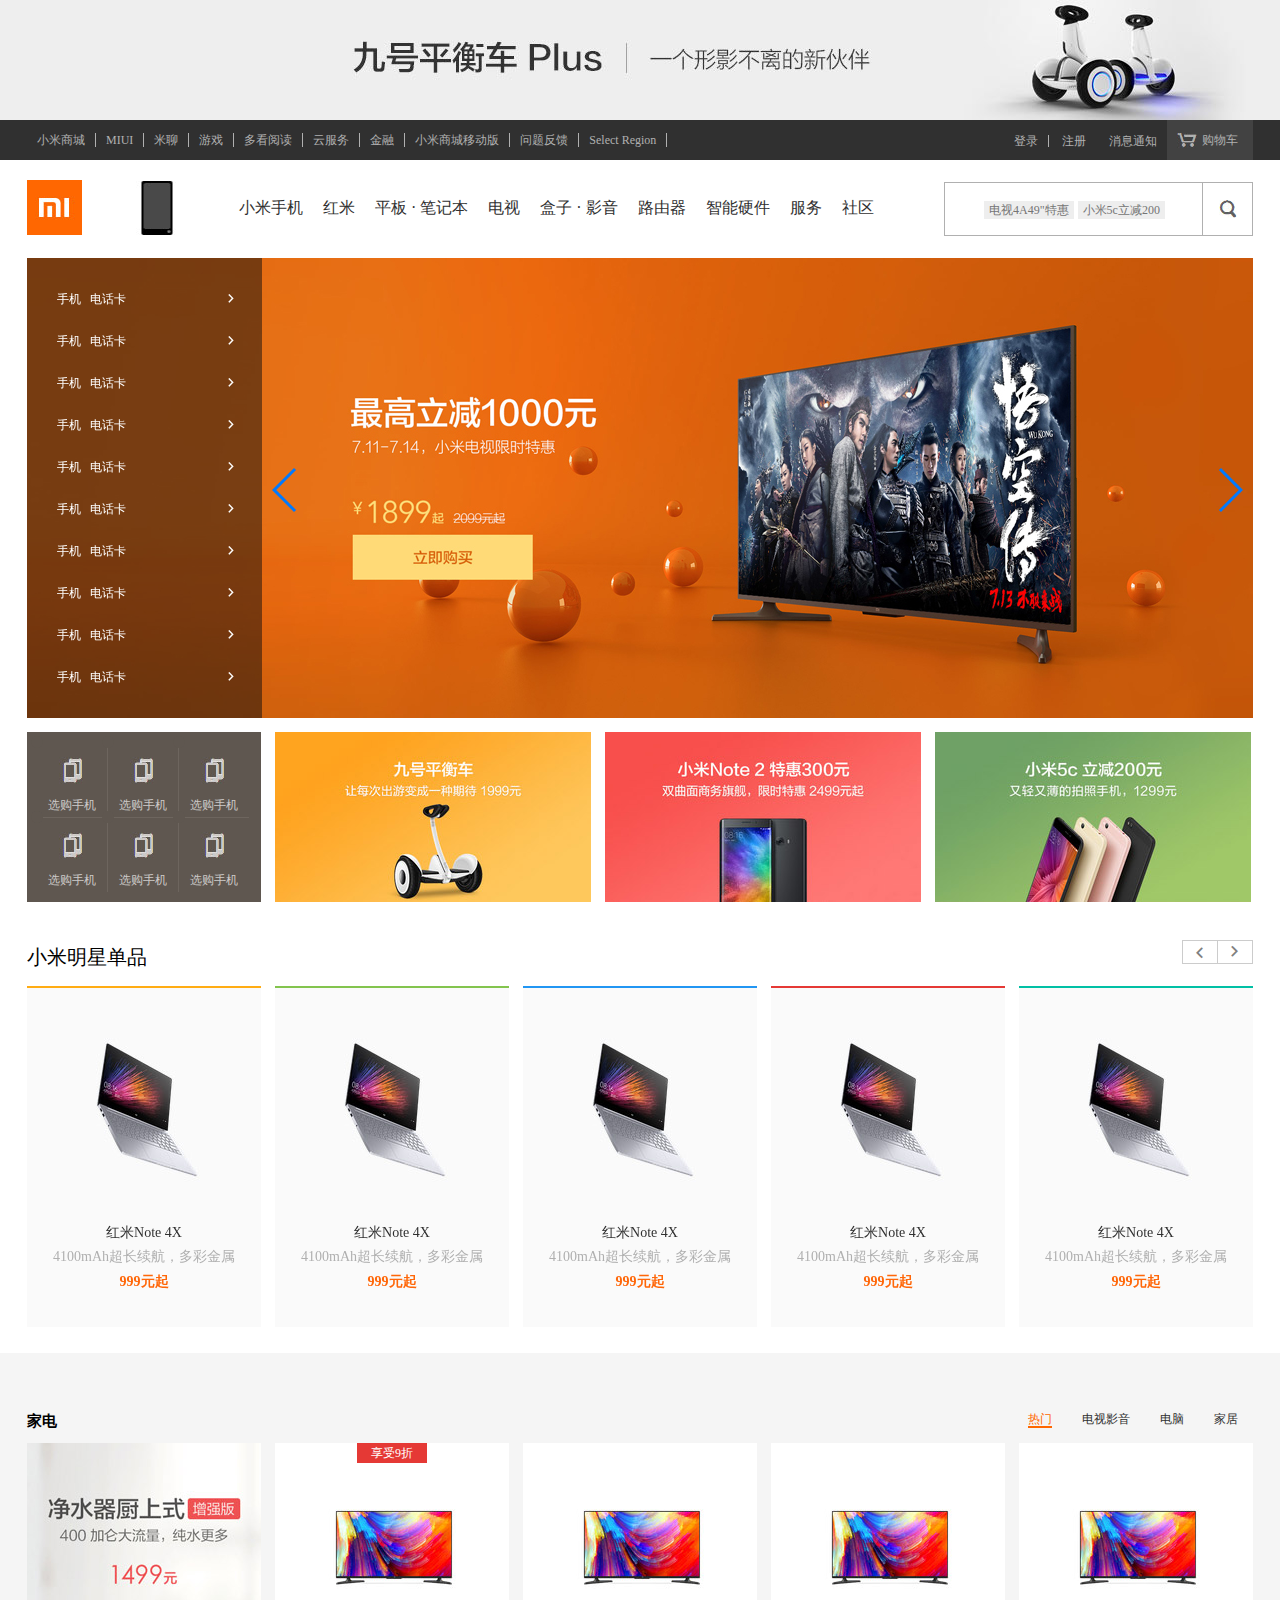
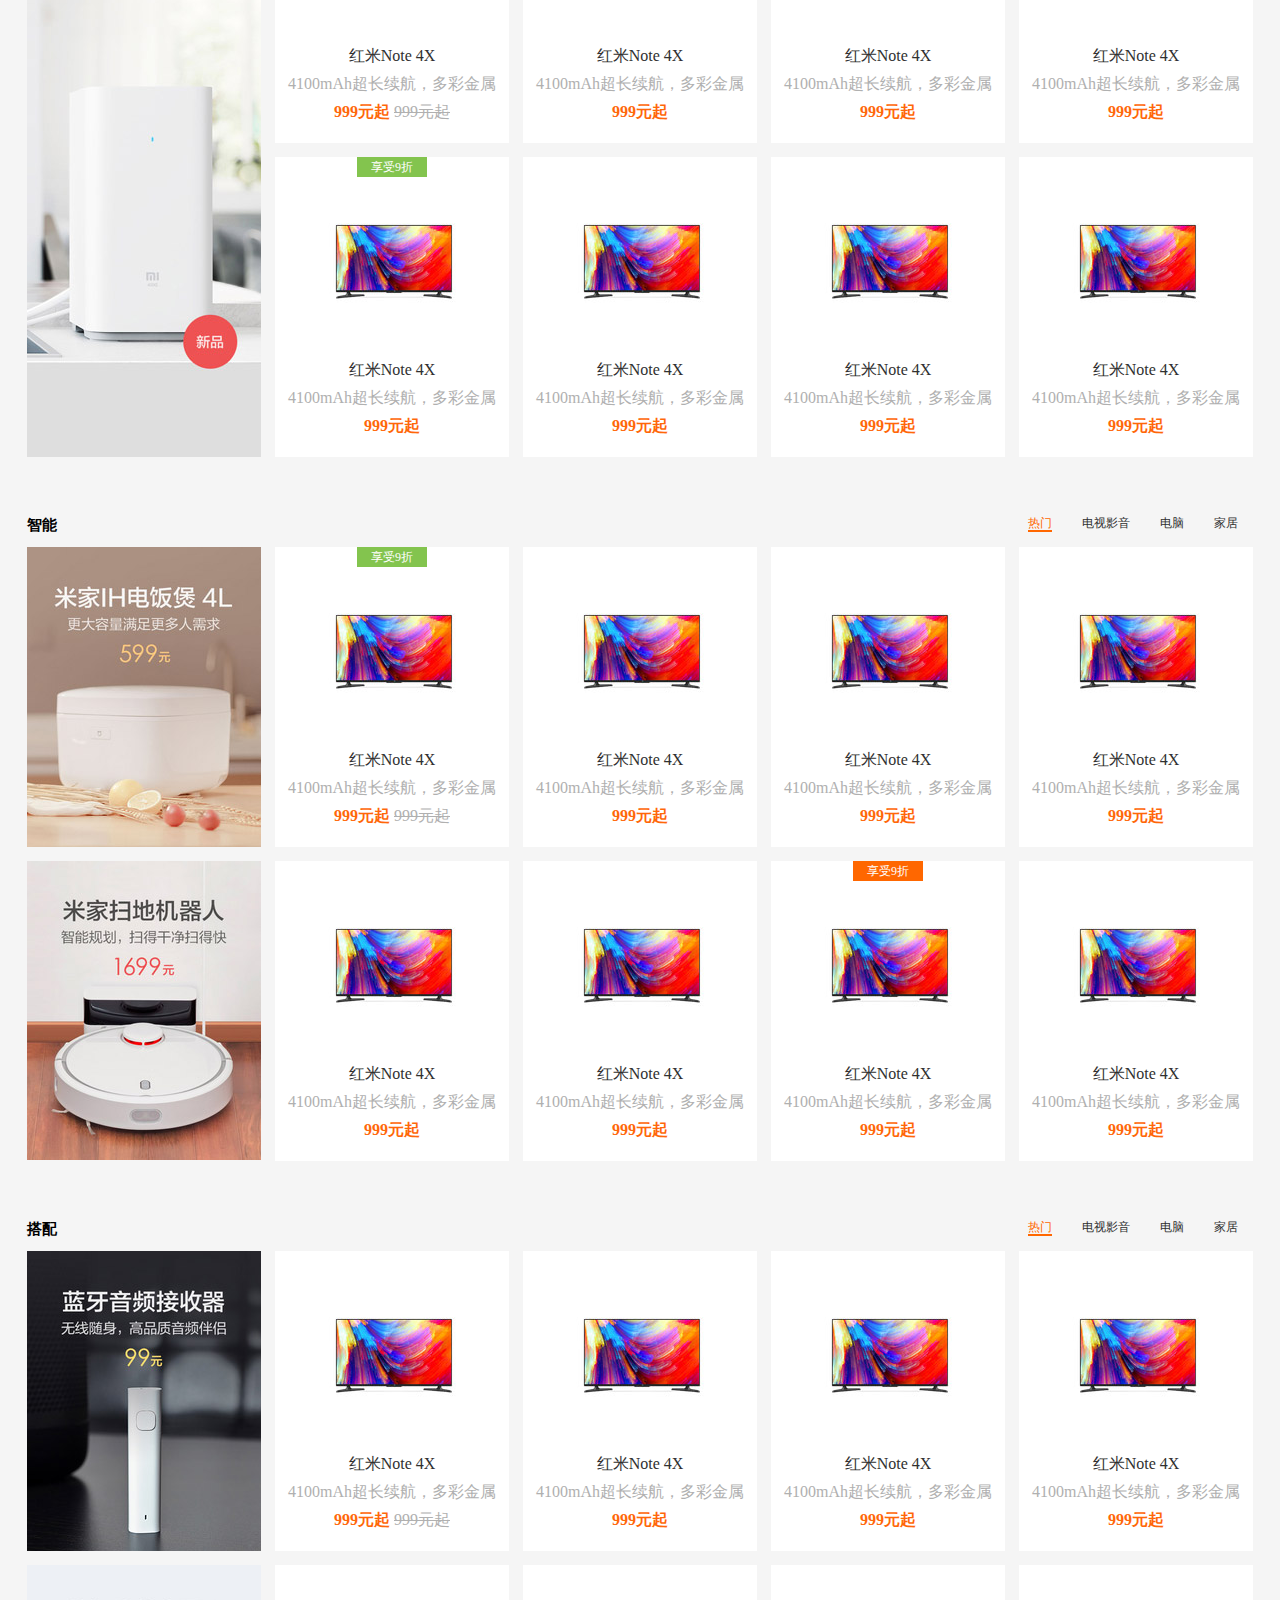
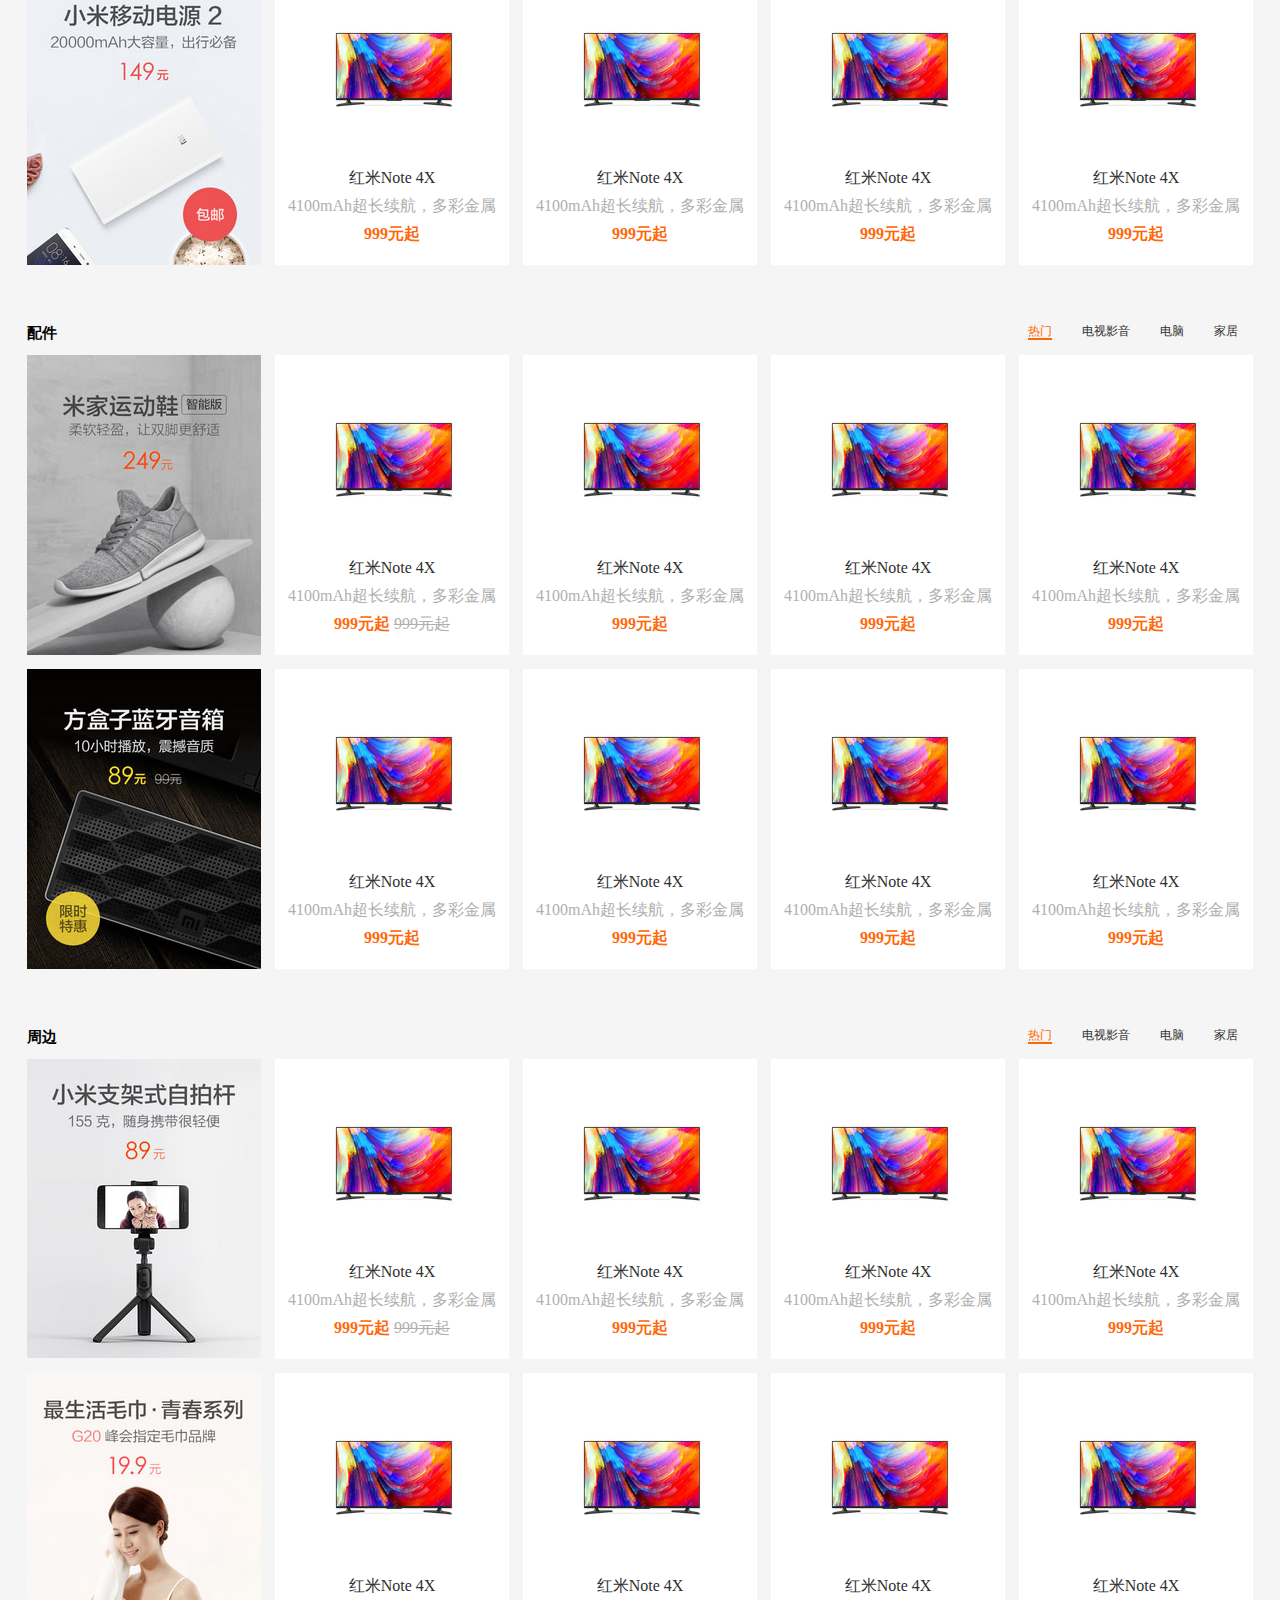
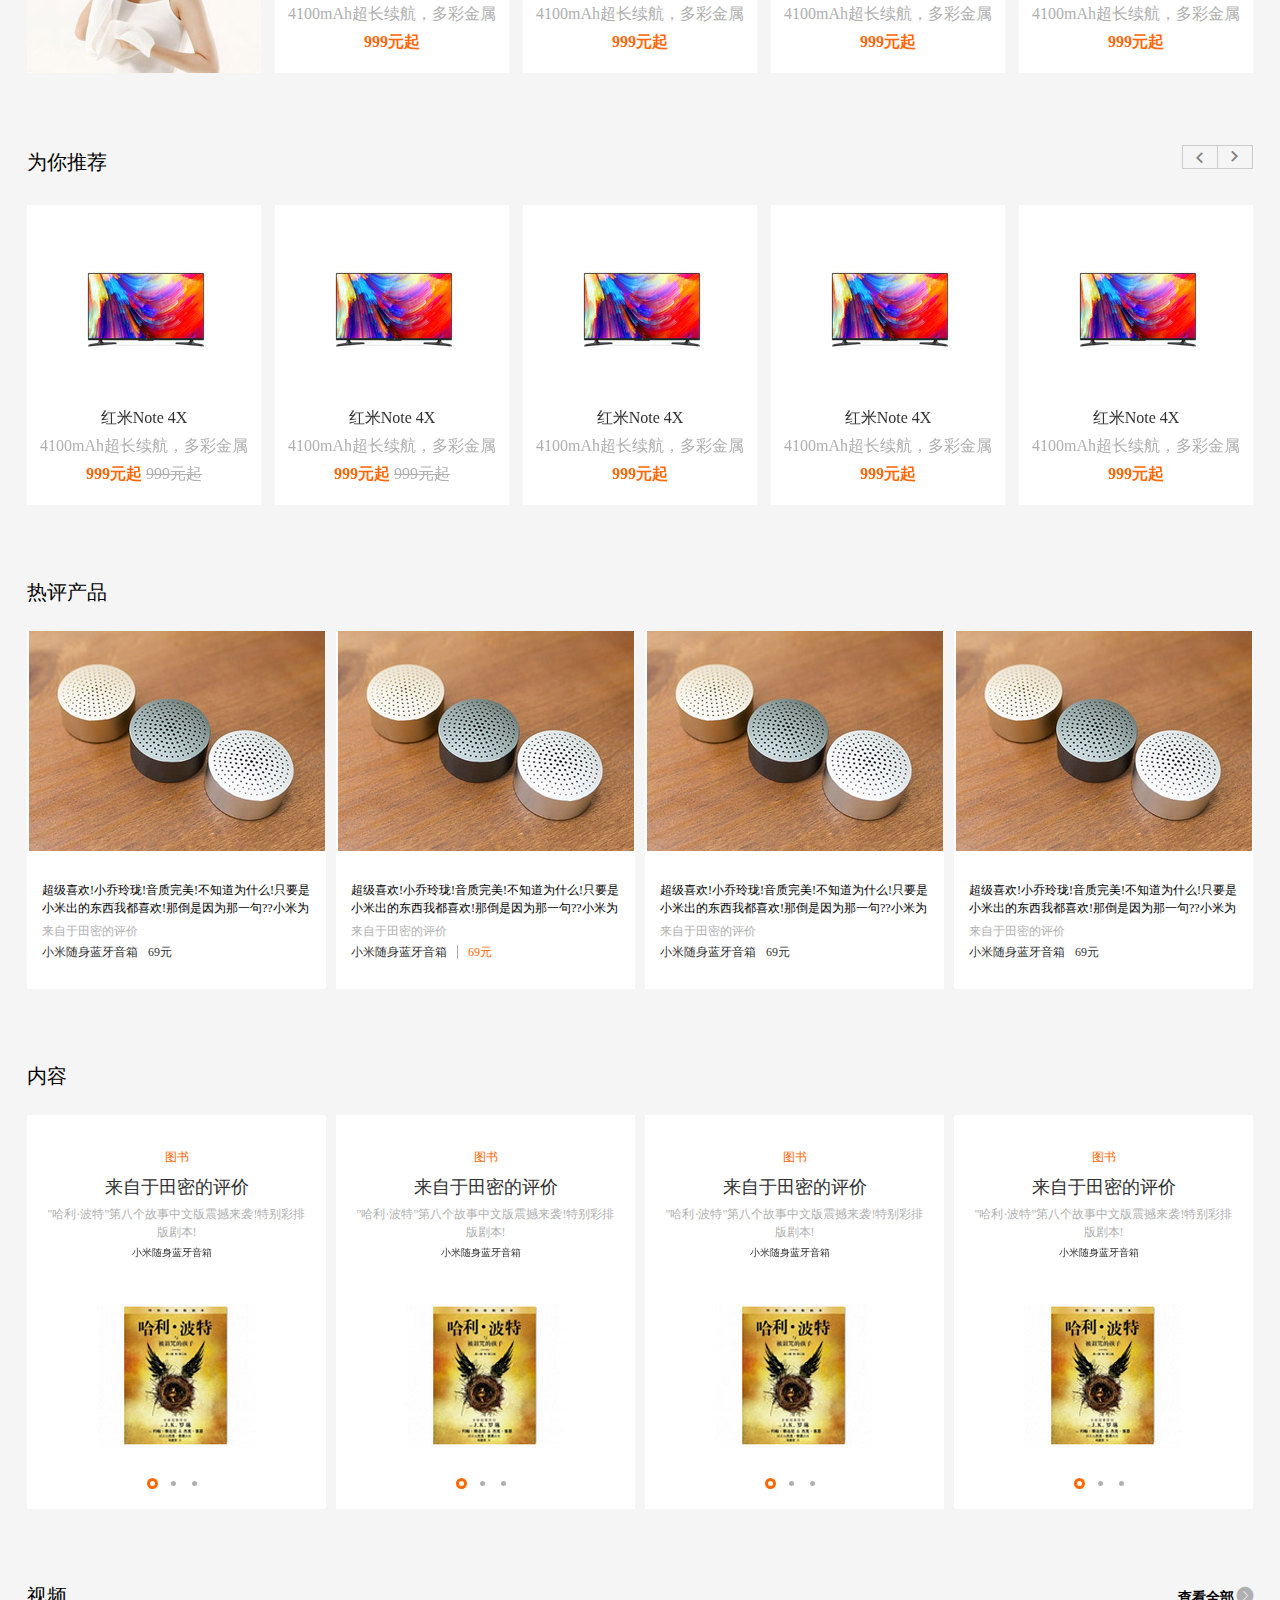
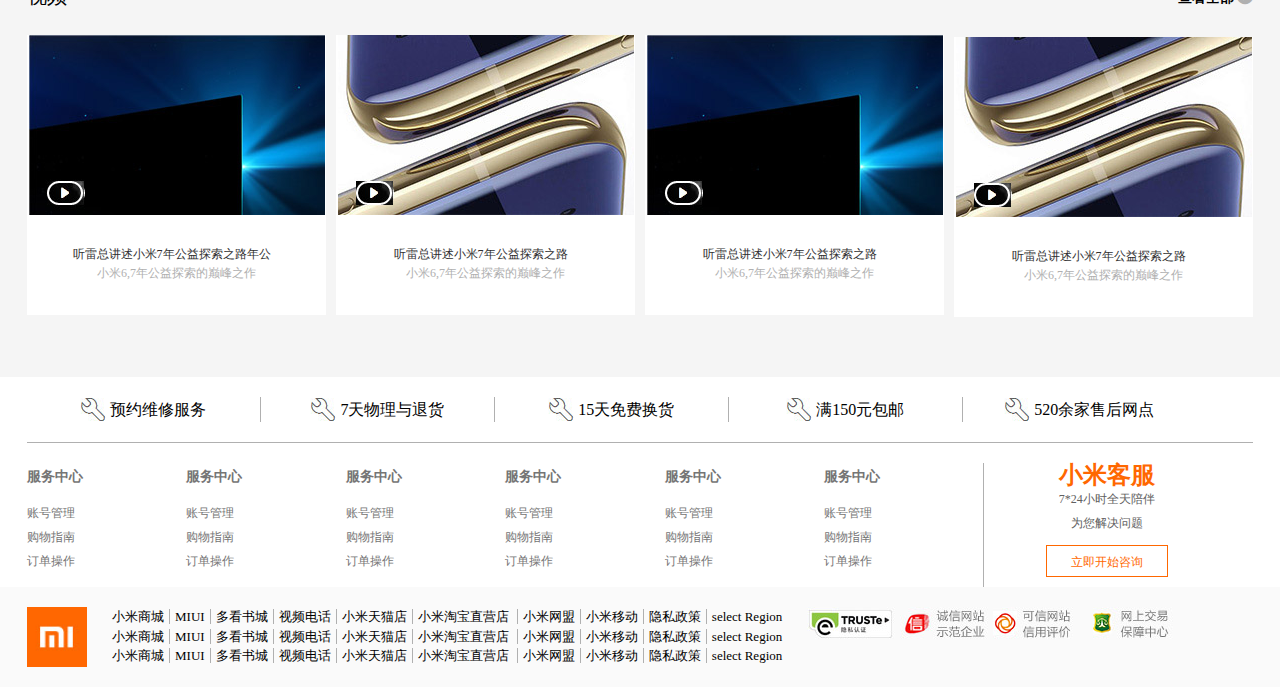
<file: index.html>
<!DOCTYPE html>
<html lang="en">
<head>
    <meta charset="UTF-8">

    <title>Title</title>
    <link rel="stylesheet" href="css/font/iconfont.css">
    <link rel="stylesheet" href="css/reset.css">
    <link rel="stylesheet" href="css/xiaomi.css">
    <link rel="stylesheet" href="js/swiper/swiper-3.4.2.min.css">
    <script src="js/swiper/swiper-3.4.2.min.js"></script>
    <script src="js/jquery.js"></script>
</head>
<body>
<header>
    <div id="header_img">
        <img src="img/xiaomi_01.jpg" alt="">
    </div>
    <div class="nav">
        <div class="nav_center">
            <ul id="nav_left">
                <li><a href="#">小米商城</a>
                </li>
                <li><a href="#">MIUI</a>
                </li>
                <li><a href="#">米聊</a>
                </li>
                <li><a href="#">游戏</a>
                </li>
                <li><a href="#">多看阅读</a>
                </li>
                <li><a href="#">云服务</a>
                </li>
                <li><a href="#">金融</a></li>
                <li><a href="#">小米商城移动版</a>
                </li>
                <li><a href="#">问题反馈</a>
                </li>
                <li><a href="#">Select Region</a>
                </li>
            </ul>
            <span id="shopping">购物车
            <div id='shop'>
            	没有任何东西
            </div>
            </span>
            <ul id="nav_right">
                <li><a hef="#">登录</a></li>
                <li><a hef="#">注册</a></li>
                <li><a hef="#">消息通知</a></li>

            </ul>
        </div>
    </div>
    <div class="seek" id="header_seek">
        <div class="seek_img">
            <img src="img/xiaomi (1).jpg" alt="">
            <img src="img/xiaomi (12).jpg" alt="">
        </div>
        <ul id="hd_seek">
            <li><a href="">小米手机</a>
                <div class="xl">
                    <ol>
                        <li>
                            <div class="toubuPic">
                                <img src="img/toubu.png" alt="">

                            </div>
                            <p>小米6</p>
                            <span>1200元起</span>
                        </li>
                        <li>
                            <div class="toubuPic">
                                <img src="img/toubu.png" alt="">

                            </div>
                            <p>小米6</p>
                            <span>1200元起</span>
                        </li>
                        <li>
                            <div class="toubuPic">
                                <img src="img/toubu.png" alt="">

                            </div>
                            <p>小米6</p>
                            <span>1200元起</span>
                        </li>
                        <li>
                            <div class="toubuPic">
                                <img src="img/toubu.png" alt="">

                            </div>
                            <p>小米6</p>
                            <span>1200元起</span>
                        </li>
                    </ol>
                </div>
            </li>
            <li><a href="">红米</a>
                <div class="xl">
                    <ol>
                        <li>
                            <div class="toubuPic">
                                <img src="img/toubu2.jpg" alt="">
                            </div>
                            <p>小米6</p>
                            <span>1200元起</span>
                        </li>
                        <li>
                            <div class="toubuPic">
                                <img src="img/toubu2.jpg" alt="">
                            </div>
                            <p>小米6</p>
                            <span>1200元起</span>
                        </li>
                        <li>
                            <div class="toubuPic">
                                <img src="img/toubu.png" alt="">
                            </div>
                            <p>小米6</p>
                            <span>1200元起</span>
                        </li>
                        <li>
                            <div class="toubuPic">
                                <img src="img/toubu.png" alt="">

                            </div>
                            <p>小米6</p>
                            <span>1200元起</span>
                        </li>
                    </ol>
                </div>
            </li>
            <li><a href="">平板 · 笔记本</a>
                <div class="xl">
                    <ol>
                        <li>
                            <div class="toubuPic">
                                <img src="img/toubu3.jpg" alt="">
                            </div>
                            <p>小米6</p>
                            <span>1200元起</span>
                        </li>
                        <li>
                            <div class="toubuPic">
                                <img src="img/toubu2.jpg" alt="">
                            </div>
                            <p>小米6</p>
                            <span>1200元起</span>
                        </li>
                        <li>
                            <div class="toubuPic">
                                <img src="img/toubu.png" alt="">
                            </div>
                            <p>小米6</p>
                            <span>1200元起</span>
                        </li>
                        <li>
                            <div class="toubuPic">
                                <img src="img/toubu.png" alt="">

                            </div>
                            <p>小米6</p>
                            <span>1200元起</span>
                        </li>
                    </ol>
                </div>
            </li>
            <li><a href="">电视</a>
                <div class="xl">
                    <ol>
                        <li>
                            <div class="toubuPic">
                                <img src="img/toubu2.jpg" alt="">
                            </div>
                            <p>小米6</p>
                            <span>1200元起</span>
                        </li>
                        <li>
                            <div class="toubuPic">
                                <img src="img/toubu2.jpg" alt="">
                            </div>
                            <p>小米6</p>
                            <span>1200元起</span>
                        </li>
                        <li>
                            <div class="toubuPic">
                                <img src="img/toubu3.jpg" alt="">
                            </div>
                            <p>小米6</p>
                            <span>1200元起</span>
                        </li>
                        <li>
                            <div class="toubuPic">
                                <img src="img/toubu.png" alt="">

                            </div>
                            <p>小米6</p>
                            <span>1200元起</span>
                        </li>
                    </ol>
                </div>
            </li>
            <li><a href="">盒子 · 影音</a>
                <div class="xl">
                    <ol>
                        <li>
                            <div class="toubuPic">
                                <img src="img/toubu3.jpg" alt="">
                            </div>
                            <p>小米6</p>
                            <span>1200元起</span>
                        </li>
                        <li>
                            <div class="toubuPic">
                                <img src="img/toubu2.jpg" alt="">
                            </div>
                            <p>小米6</p>
                            <span>1200元起</span>
                        </li>
                        <li>
                            <div class="toubuPic">
                                <img src="img/toubu.png" alt="">
                            </div>
                            <p>小米6</p>
                            <span>1200元起</span>
                        </li>
                        <li>
                            <div class="toubuPic">
                                <img src="img/toubu.png" alt="">

                            </div>
                            <p>小米6</p>
                            <span>1200元起</span>
                        </li>
                    </ol>
                </div>
            </li>
            <li><a href="">路由器</a>
                <div class="xl">
                    <ol>
                        <li>
                            <div class="toubuPic">
                                <img src="img/toubu2.jpg" alt="">
                            </div>
                            <p>小米6</p>
                            <span>1200元起</span>
                        </li>
                        <li>
                            <div class="toubuPic">
                                <img src="img/toubu2.jpg" alt="">
                            </div>
                            <p>小米6</p>
                            <span>1200元起</span>
                        </li>
                        <li>
                            <div class="toubuPic">
                                <img src="img/toubu.png" alt="">
                            </div>
                            <p>小米6</p>
                            <span>1200元起</span>
                        </li>
                        <li>
                            <div class="toubuPic">
                                <img src="img/toubu.png" alt="">

                            </div>
                            <p>小米6</p>
                            <span>1200元起</span>
                        </li>
                    </ol>
                </div>
            </li>
            <li><a href="">智能硬件</a>
                <div class="xl">
                    <ol>
                        <li>
                            <div class="toubuPic">
                                <img src="img/toubu2.jpg" alt="">
                            </div>
                            <p>小米6</p>
                            <span>1200元起</span>
                        </li>
                        <li>
                            <div class="toubuPic">
                                <img src="img/toubu2.jpg" alt="">
                            </div>
                            <p>小米6</p>
                            <span>1200元起</span>
                        </li>
                        <li>
                            <div class="toubuPic">
                                <img src="img/toubu.png" alt="">
                            </div>
                            <p>小米6</p>
                            <span>1200元起</span>
                        </li>
                        <li>
                            <div class="toubuPic">
                                <img src="img/toubu.png" alt="">

                            </div>
                            <p>小米6</p>
                            <span>1200元起</span>
                        </li>
                    </ol>
                </div>
            </li>
            <li><a href="">服务</a>

                <div class="xl">
                    <ol>
                        <li>
                            <div class="toubuPic">
                                <img src="img/toubu2.jpg" alt="">
                            </div>
                            <p>小米6</p>
                            <span>1200元起</span>
                        </li>
                        <li>
                            <div class="toubuPic">
                                <img src="img/toubu2.jpg" alt="">
                            </div>
                            <p>小米6</p>
                            <span>1200元起</span>
                        </li>
                        <li>
                            <div class="toubuPic">
                                <img src="img/toubu.png" alt="">
                            </div>
                            <p>小米6</p>
                            <span>1200元起</span>
                        </li>
                        <li>
                            <div class="toubuPic">
                                <img src="img/toubu.png" alt="">

                            </div>
                            <p>小米6</p>
                            <span>1200元起</span>
                        </li>
                    </ol>
                </div>
            </li>
            <li><a href="">社区</a>
                <!--<div class="xl">-->
                <!--<ol>-->
                <!--<li>00000001</li>-->
                <!--<li>00000002</li>-->
                <!--<li>00000003</li>-->
                <!--<li>00000004</li>-->
                <!--<li>00000005</li>-->
                <!--<li>00000006</li>-->
                <!--<li>00000007</li>-->
                <!--<li>00000008</li>-->
                <!--<li>00000009</li>-->
                <!--</ol>-->
                <!--</div>-->
            </li>
        </ul>

        <div class="seek_input">
            <input type="text">
            <button></button>
            <div class="seek_span">
                <span>电视4A49"特惠</span>
                <span>小米5c立减200</span>
            </div>

        </div>


    </div>
    <!--   <ol id="hd_seek1">
           <li>00000001</li>
           <li>00000002</li>
           <li>00000003</li>
           <li>00000004</li>
           <li>00000005</li>
           <li>00000006</li>
           <li>00000007</li>
           <li>00000008</li>
           <li>00000009</li>
       </ol>-->
</header>

<section>
    <div class="banner">
        <!--    海报分类-->
        <div class="banner_nav">
            <ul>
                <li class="clear">
                    <span><a href="#">手机</a></span>
                    <span><a href="#">电话卡</a></span>
                    <i class="iconfont icon-houtuiqianjin1 fh"></i>
                    <ol class="banner_nav_show clear">
                        <li>
                            <div class="banner_list">
                                <img src="img/xm6_80.png" alt="">
                                <span>魅族</span>
                                <span class="ba_l_right">选择</span>
                            </div>
                            <div class="banner_list">
                                <img src="img/xm6_80.png" alt="">
                                <span>魅族</span>
                                <span class="ba_l_right">选择</span>
                            </div>
                            <div class="banner_list">
                                <img src="img/xm6_80.png" alt="">
                                <span>魅族</span>
                                <span class="ba_l_right">选择</span>
                            </div>
                            <div class="banner_list">
                                <img src="img/xm6_80.png" alt="">
                                <span>魅族</span>
                                <span class="ba_l_right">选择</span>
                            </div>
                            <div class="banner_list">
                                <img src="img/xm6_80.png" alt="">
                                <span>魅族</span>
                                <span class="ba_l_right">选择</span>
                            </div>
                            <div class="banner_list">
                                <img src="img/xm6_80.png" alt="">
                                <span>魅族</span>
                                <span class="ba_l_right">选择</span>
                            </div>
                        </li>
                        <li>
                            <div class="banner_list">
                                <img src="img/xm6_80.png" alt="">
                                <span>魅族</span>
                                <span class="ba_l_right">选择</span>
                            </div>
                            <div class="banner_list">
                                <img src="img/xm6_80.png" alt="">
                                <span>魅族</span>
                                <span class="ba_l_right">选择</span>
                            </div>
                            <div class="banner_list">
                                <img src="img/xm6_80.png" alt="">
                                <span>魅族</span>
                                <span class="ba_l_right">选择</span>
                            </div>
                            <div class="banner_list">
                                <img src="img/xm6_80.png" alt="">
                                <span>魅族</span>
                                <span class="ba_l_right">选择</span>
                            </div>
                            <div class="banner_list">
                                <img src="img/xm6_80.png" alt="">
                                <span>魅族</span>
                                <span class="ba_l_right">选择</span>
                            </div>
                            <div class="banner_list">
                                <img src="img/xm6_80.png" alt="">
                                <span>魅族</span>
                                <span class="ba_l_right">选择</span>
                            </div>
                        </li>

                    </ol>
                </li>
                <li class="clear">
                    <span><a href="#">手机</a></span>
                    <span><a href="#">电话卡</a></span>
                    <i class="iconfont icon-houtuiqianjin1 fh"></i>
                    <ol class="banner_nav_show clear">
                        <li>
                            <div class="banner_list">
                                <img src="img/xm6_80.png" alt="">
                                <span>魅族</span>
                                <span class="ba_l_right">选择</span>
                            </div>
                            <div class="banner_list">
                                <img src="img/xm6_80.png" alt="">
                                <span>魅族</span>
                                <span class="ba_l_right">选择</span>
                            </div>
                            <div class="banner_list">
                                <img src="img/xm6_80.png" alt="">
                                <span>魅族</span>
                                <span class="ba_l_right">选择</span>
                            </div>
                            <div class="banner_list">
                                <img src="img/xm6_80.png" alt="">
                                <span>魅族</span>
                                <span class="ba_l_right">选择</span>
                            </div>
                            <div class="banner_list">
                                <img src="img/xm6_80.png" alt="">
                                <span>魅族</span>
                                <span class="ba_l_right">选择</span>
                            </div>
                            <div class="banner_list">
                                <img src="img/xm6_80.png" alt="">
                                <span>魅族</span>
                                <span class="ba_l_right">选择</span>
                            </div>
                        </li>
                        <li>
                            <div class="banner_list">
                                <img src="img/xm6_80.png" alt="">
                                <span>魅族</span>
                                <span class="ba_l_right">选择</span>
                            </div>
                            <div class="banner_list">
                                <img src="img/xm6_80.png" alt="">
                                <span>魅族</span>
                                <span class="ba_l_right">选择</span>
                            </div>
                            <div class="banner_list">
                                <img src="img/xm6_80.png" alt="">
                                <span>魅族</span>
                                <span class="ba_l_right">选择</span>
                            </div>
                            <div class="banner_list">
                                <img src="img/xm6_80.png" alt="">
                                <span>魅族</span>
                                <span class="ba_l_right">选择</span>
                            </div>
                            <div class="banner_list">
                                <img src="img/xm6_80.png" alt="">
                                <span>魅族</span>
                                <span class="ba_l_right">选择</span>
                            </div>
                            <div class="banner_list">
                                <img src="img/xm6_80.png" alt="">
                                <span>魅族</span>
                                <span class="ba_l_right">选择</span>
                            </div>
                        </li>
                        <li>
                            <div class="banner_list">
                                <img src="img/xm6_80.png" alt="">
                                <span>魅族</span>
                                <span class="ba_l_right">选择</span>
                            </div>
                            <div class="banner_list">
                                <img src="img/xm6_80.png" alt="">
                                <span>魅族</span>
                                <span class="ba_l_right">选择</span>
                            </div>
                            <div class="banner_list">
                                <img src="img/xm6_80.png" alt="">
                                <span>魅族</span>
                                <span class="ba_l_right">选择</span>
                            </div>
                            <div class="banner_list">
                                <img src="img/xm6_80.png" alt="">
                                <span>魅族</span>
                                <span class="ba_l_right">选择</span>
                            </div>
                            <div class="banner_list">
                                <img src="img/xm6_80.png" alt="">
                                <span>魅族</span>
                                <span class="ba_l_right">选择</span>
                            </div>
                            <div class="banner_list">
                                <img src="img/xm6_80.png" alt="">
                                <span>魅族</span>
                                <span class="ba_l_right">选择</span>
                            </div>
                        </li>
                    </ol>
                </li>
                <li class="clear">
                    <span><a href="#">手机</a></span>
                    <span><a href="#">电话卡</a></span>
                    <i class="iconfont icon-houtuiqianjin1 fh"></i>
                    <ol class="banner_nav_show clear">
                        <li>
                            <div class="banner_list">
                                <img src="img/xm6_80.png" alt="">
                                <span>魅族</span>
                                <span class="ba_l_right">选择</span>
                            </div>
                            <div class="banner_list">
                                <img src="img/xm6_80.png" alt="">
                                <span>魅族</span>
                                <span class="ba_l_right">选择</span>
                            </div>
                            <div class="banner_list">
                                <img src="img/xm6_80.png" alt="">
                                <span>魅族</span>
                                <span class="ba_l_right">选择</span>
                            </div>
                            <div class="banner_list">
                                <img src="img/xm6_80.png" alt="">
                                <span>魅族</span>
                                <span class="ba_l_right">选择</span>
                            </div>
                            <div class="banner_list">
                                <img src="img/xm6_80.png" alt="">
                                <span>魅族</span>
                                <span class="ba_l_right">选择</span>
                            </div>
                            <div class="banner_list">
                                <img src="img/xm6_80.png" alt="">
                                <span>魅族</span>
                                <span class="ba_l_right">选择</span>
                            </div>
                        </li>
                    </ol>
                </li>
                <li class="clear">
                    <span><a href="#">手机</a></span>
                    <span><a href="#">电话卡</a></span>
                    <i class="iconfont icon-houtuiqianjin1 fh"></i>
                    <ol class="banner_nav_show clear">
                        <li>
                            <div class="banner_list">
                                <img src="img/xm6_80.png" alt="">
                                <span>魅族</span>
                                <span class="ba_l_right">选择</span>
                            </div>
                            <div class="banner_list">
                                <img src="img/xm6_80.png" alt="">
                                <span>魅族</span>
                                <span class="ba_l_right">选择</span>
                            </div>
                            <div class="banner_list">
                                <img src="img/xm6_80.png" alt="">
                                <span>魅族</span>
                                <span class="ba_l_right">选择</span>
                            </div>
                            <div class="banner_list">
                                <img src="img/xm6_80.png" alt="">
                                <span>魅族</span>
                                <span class="ba_l_right">选择</span>
                            </div>
                            <div class="banner_list">
                                <img src="img/xm6_80.png" alt="">
                                <span>魅族</span>
                                <span class="ba_l_right">选择</span>
                            </div>
                            <div class="banner_list">
                                <img src="img/xm6_80.png" alt="">
                                <span>魅族</span>
                                <span class="ba_l_right">选择</span>
                            </div>
                        </li>
                        <li>
                            <div class="banner_list">
                                <img src="img/xm6_80.png" alt="">
                                <span>魅族</span>
                                <span class="ba_l_right">选择</span>
                            </div>
                            <div class="banner_list">
                                <img src="img/xm6_80.png" alt="">
                                <span>魅族</span>
                                <span class="ba_l_right">选择</span>
                            </div>
                            <div class="banner_list">
                                <img src="img/xm6_80.png" alt="">
                                <span>魅族</span>
                                <span class="ba_l_right">选择</span>
                            </div>
                            <div class="banner_list">
                                <img src="img/xm6_80.png" alt="">
                                <span>魅族</span>
                                <span class="ba_l_right">选择</span>
                            </div>
                            <div class="banner_list">
                                <img src="img/xm6_80.png" alt="">
                                <span>魅族</span>
                                <span class="ba_l_right">选择</span>
                            </div>
                            <div class="banner_list">
                                <img src="img/xm6_80.png" alt="">
                                <span>魅族</span>
                                <span class="ba_l_right">选择</span>
                            </div>
                        </li>
                    </ol>
                </li>
                <li class="clear">
                    <span><a href="#">手机</a></span>
                    <span><a href="#">电话卡</a></span>
                    <i class="iconfont icon-houtuiqianjin1 fh"></i>
                    <ol class="banner_nav_show clear">
                        <li>
                            <div class="banner_list">
                                <img src="img/xm6_80.png" alt="">
                                <span>魅族</span>
                                <span class="ba_l_right">选择</span>
                            </div>
                            <div class="banner_list">
                                <img src="img/xm6_80.png" alt="">
                                <span>魅族</span>
                                <span class="ba_l_right">选择</span>
                            </div>
                            <div class="banner_list">
                                <img src="img/xm6_80.png" alt="">
                                <span>魅族</span>
                                <span class="ba_l_right">选择</span>
                            </div>
                            <div class="banner_list">
                                <img src="img/xm6_80.png" alt="">
                                <span>魅族</span>
                                <span class="ba_l_right">选择</span>
                            </div>
                            <div class="banner_list">
                                <img src="img/xm6_80.png" alt="">
                                <span>魅族</span>
                                <span class="ba_l_right">选择</span>
                            </div>
                            <div class="banner_list">
                                <img src="img/xm6_80.png" alt="">
                                <span>魅族</span>
                                <span class="ba_l_right">选择</span>
                            </div>
                        </li>
                        <li>
                            <div class="banner_list">
                                <img src="img/xm6_80.png" alt="">
                                <span>魅族</span>
                                <span class="ba_l_right">选择</span>
                            </div>
                            <div class="banner_list">
                                <img src="img/xm6_80.png" alt="">
                                <span>魅族</span>
                                <span class="ba_l_right">选择</span>
                            </div>
                            <div class="banner_list">
                                <img src="img/xm6_80.png" alt="">
                                <span>魅族</span>
                                <span class="ba_l_right">选择</span>
                            </div>
                            <div class="banner_list">
                                <img src="img/xm6_80.png" alt="">
                                <span>魅族</span>
                                <span class="ba_l_right">选择</span>
                            </div>
                            <div class="banner_list">
                                <img src="img/xm6_80.png" alt="">
                                <span>魅族</span>
                                <span class="ba_l_right">选择</span>
                            </div>
                            <div class="banner_list">
                                <img src="img/xm6_80.png" alt="">
                                <span>魅族</span>
                                <span class="ba_l_right">选择</span>
                            </div>
                        </li>
                    </ol>
                </li>
                <li class="clear">
                    <span><a href="#">手机</a></span>
                    <span><a href="#">电话卡</a></span>
                    <i class="iconfont icon-houtuiqianjin1 fh"></i>
                    <ol class="banner_nav_show clear">
                        <li>
                            <div class="banner_list">
                                <img src="img/xm6_80.png" alt="">
                                <span>魅族</span>
                                <span class="ba_l_right">选择</span>
                            </div>
                            <div class="banner_list">
                                <img src="img/xm6_80.png" alt="">
                                <span>魅族</span>
                                <span class="ba_l_right">选择</span>
                            </div>
                            <div class="banner_list">
                                <img src="img/xm6_80.png" alt="">
                                <span>魅族</span>
                                <span class="ba_l_right">选择</span>
                            </div>
                            <div class="banner_list">
                                <img src="img/xm6_80.png" alt="">
                                <span>魅族</span>
                                <span class="ba_l_right">选择</span>
                            </div>
                            <div class="banner_list">
                                <img src="img/xm6_80.png" alt="">
                                <span>魅族</span>
                                <span class="ba_l_right">选择</span>
                            </div>
                            <div class="banner_list">
                                <img src="img/xm6_80.png" alt="">
                                <span>魅族</span>
                                <span class="ba_l_right">选择</span>
                            </div>
                        </li>
                        <li>
                            <div class="banner_list">
                                <img src="img/xm6_80.png" alt="">
                                <span>魅族</span>
                                <span class="ba_l_right">选择</span>
                            </div>
                            <div class="banner_list">
                                <img src="img/xm6_80.png" alt="">
                                <span>魅族</span>
                                <span class="ba_l_right">选择</span>
                            </div>
                            <div class="banner_list">
                                <img src="img/xm6_80.png" alt="">
                                <span>魅族</span>
                                <span class="ba_l_right">选择</span>
                            </div>
                            <div class="banner_list">
                                <img src="img/xm6_80.png" alt="">
                                <span>魅族</span>
                                <span class="ba_l_right">选择</span>
                            </div>
                            <div class="banner_list">
                                <img src="img/xm6_80.png" alt="">
                                <span>魅族</span>
                                <span class="ba_l_right">选择</span>
                            </div>
                            <div class="banner_list">
                                <img src="img/xm6_80.png" alt="">
                                <span>魅族</span>
                                <span class="ba_l_right">选择</span>
                            </div>
                        </li>
                    </ol>
                </li>
                <li class="clear">
                    <span><a href="#">手机</a></span>
                    <span><a href="#">电话卡</a></span>
                    <i class="iconfont icon-houtuiqianjin1 fh"></i>
                    <ol class="banner_nav_show clear">
                        <li>
                            <div class="banner_list">
                                <img src="img/xm6_80.png" alt="">
                                <span>魅族</span>
                                <span class="ba_l_right">选择</span>
                            </div>
                            <div class="banner_list">
                                <img src="img/xm6_80.png" alt="">
                                <span>魅族</span>
                                <span class="ba_l_right">选择</span>
                            </div>
                            <div class="banner_list">
                                <img src="img/xm6_80.png" alt="">
                                <span>魅族</span>
                                <span class="ba_l_right">选择</span>
                            </div>
                            <div class="banner_list">
                                <img src="img/xm6_80.png" alt="">
                                <span>魅族</span>
                                <span class="ba_l_right">选择</span>
                            </div>
                            <div class="banner_list">
                                <img src="img/xm6_80.png" alt="">
                                <span>魅族</span>
                                <span class="ba_l_right">选择</span>
                            </div>
                            <div class="banner_list">
                                <img src="img/xm6_80.png" alt="">
                                <span>魅族</span>
                                <span class="ba_l_right">选择</span>
                            </div>
                        </li>
                        <li>
                            <div class="banner_list">
                                <img src="img/xm6_80.png" alt="">
                                <span>魅族</span>
                                <span class="ba_l_right">选择</span>
                            </div>
                            <div class="banner_list">
                                <img src="img/xm6_80.png" alt="">
                                <span>魅族</span>
                                <span class="ba_l_right">选择</span>
                            </div>
                            <div class="banner_list">
                                <img src="img/xm6_80.png" alt="">
                                <span>魅族</span>
                                <span class="ba_l_right">选择</span>
                            </div>
                            <div class="banner_list">
                                <img src="img/xm6_80.png" alt="">
                                <span>魅族</span>
                                <span class="ba_l_right">选择</span>
                            </div>
                            <div class="banner_list">
                                <img src="img/xm6_80.png" alt="">
                                <span>魅族</span>
                                <span class="ba_l_right">选择</span>
                            </div>
                            <div class="banner_list">
                                <img src="img/xm6_80.png" alt="">
                                <span>魅族</span>
                                <span class="ba_l_right">选择</span>
                            </div>
                        </li>
                    </ol>
                </li>
                <li class="clear">
                    <span><a href="#">手机</a></span>
                    <span><a href="#">电话卡</a></span>
                    <i class="iconfont icon-houtuiqianjin1 fh"></i>
                    <ol class="banner_nav_show clear">
                        <li>
                            <div class="banner_list">
                                <img src="img/xm6_80.png" alt="">
                                <span>魅族</span>
                                <span class="ba_l_right">选择</span>
                            </div>
                            <div class="banner_list">
                                <img src="img/xm6_80.png" alt="">
                                <span>魅族</span>
                                <span class="ba_l_right">选择</span>
                            </div>
                            <div class="banner_list">
                                <img src="img/xm6_80.png" alt="">
                                <span>魅族</span>
                                <span class="ba_l_right">选择</span>
                            </div>
                            <div class="banner_list">
                                <img src="img/xm6_80.png" alt="">
                                <span>魅族</span>
                                <span class="ba_l_right">选择</span>
                            </div>
                            <div class="banner_list">
                                <img src="img/xm6_80.png" alt="">
                                <span>魅族</span>
                                <span class="ba_l_right">选择</span>
                            </div>
                            <div class="banner_list">
                                <img src="img/xm6_80.png" alt="">
                                <span>魅族</span>
                                <span class="ba_l_right">选择</span>
                            </div>
                        </li>
                        <li>
                            <div class="banner_list">
                                <img src="img/xm6_80.png" alt="">
                                <span>魅族</span>
                                <span class="ba_l_right">选择</span>
                            </div>
                            <div class="banner_list">
                                <img src="img/xm6_80.png" alt="">
                                <span>魅族</span>
                                <span class="ba_l_right">选择</span>
                            </div>
                            <div class="banner_list">
                                <img src="img/xm6_80.png" alt="">
                                <span>魅族</span>
                                <span class="ba_l_right">选择</span>
                            </div>
                            <div class="banner_list">
                                <img src="img/xm6_80.png" alt="">
                                <span>魅族</span>
                                <span class="ba_l_right">选择</span>
                            </div>
                            <div class="banner_list">
                                <img src="img/xm6_80.png" alt="">
                                <span>魅族</span>
                                <span class="ba_l_right">选择</span>
                            </div>
                            <div class="banner_list">
                                <img src="img/xm6_80.png" alt="">
                                <span>魅族</span>
                                <span class="ba_l_right">选择</span>
                            </div>
                        </li>
                    </ol>
                </li>
                <li class="clear">
                    <span><a href="#">手机</a></span>
                    <span><a href="#">电话卡</a></span>
                    <i class="iconfont icon-houtuiqianjin1 fh"></i>
                    <ol class="banner_nav_show clear">
                        <li>
                            <div class="banner_list">
                                <img src="img/xm6_80.png" alt="">
                                <span>魅族</span>
                                <span class="ba_l_right">选择</span>
                            </div>
                            <div class="banner_list">
                                <img src="img/xm6_80.png" alt="">
                                <span>魅族</span>
                                <span class="ba_l_right">选择</span>
                            </div>
                            <div class="banner_list">
                                <img src="img/xm6_80.png" alt="">
                                <span>魅族</span>
                                <span class="ba_l_right">选择</span>
                            </div>
                            <div class="banner_list">
                                <img src="img/xm6_80.png" alt="">
                                <span>魅族</span>
                                <span class="ba_l_right">选择</span>
                            </div>
                            <div class="banner_list">
                                <img src="img/xm6_80.png" alt="">
                                <span>魅族</span>
                                <span class="ba_l_right">选择</span>
                            </div>
                            <div class="banner_list">
                                <img src="img/xm6_80.png" alt="">
                                <span>魅族</span>
                                <span class="ba_l_right">选择</span>
                            </div>
                        </li>
                    </ol>
                </li>
                <li class="clear">
                    <span><a href="#">手机</a></span>
                    <span><a href="#">电话卡</a></span>
                    <i class="iconfont icon-houtuiqianjin1 fh"></i>
                    <ol class="banner_nav_show clear">
                        <li>
                            <div class="banner_list">
                                <img src="img/xm6_80.png" alt="">
                                <span>魅族</span>
                                <span class="ba_l_right">选择</span>
                            </div>
                            <div class="banner_list">
                                <img src="img/xm6_80.png" alt="">
                                <span>魅族</span>
                                <span class="ba_l_right">选择</span>
                            </div>
                            <div class="banner_list">
                                <img src="img/xm6_80.png" alt="">
                                <span>魅族</span>
                                <span class="ba_l_right">选择</span>
                            </div>
                            <div class="banner_list">
                                <img src="img/xm6_80.png" alt="">
                                <span>魅族</span>
                                <span class="ba_l_right">选择</span>
                            </div>
                            <div class="banner_list">
                                <img src="img/xm6_80.png" alt="">
                                <span>魅族</span>
                                <span class="ba_l_right">选择</span>
                            </div>
                            <div class="banner_list">
                                <img src="img/xm6_80.png" alt="">
                                <span>魅族</span>
                                <span class="ba_l_right">选择</span>
                            </div>
                        </li>
                        <li>
                            <div class="banner_list">
                                <img src="img/xm6_80.png" alt="">
                                <span>魅族</span>
                                <span class="ba_l_right">选择</span>
                            </div>
                            <div class="banner_list">
                                <img src="img/xm6_80.png" alt="">
                                <span>魅族</span>
                                <span class="ba_l_right">选择</span>
                            </div>
                            <div class="banner_list">
                                <img src="img/xm6_80.png" alt="">
                                <span>魅族</span>
                                <span class="ba_l_right">选择</span>
                            </div>
                            <div class="banner_list">
                                <img src="img/xm6_80.png" alt="">
                                <span>魅族</span>
                                <span class="ba_l_right">选择</span>
                            </div>
                            <div class="banner_list">
                                <img src="img/xm6_80.png" alt="">
                                <span>魅族</span>
                                <span class="ba_l_right">选择</span>
                            </div>
                            <div class="banner_list">
                                <img src="img/xm6_80.png" alt="">
                                <span>魅族</span>
                                <span class="ba_l_right">选择</span>
                            </div>
                        </li>
                        <li>
                            <div class="banner_list">
                                <img src="img/xm6_80.png" alt="">
                                <span>魅族</span>
                                <span class="ba_l_right">选择</span>
                            </div>
                            <div class="banner_list">
                                <img src="img/xm6_80.png" alt="">
                                <span>魅族</span>
                                <span class="ba_l_right">选择</span>
                            </div>
                            <div class="banner_list">
                                <img src="img/xm6_80.png" alt="">
                                <span>魅族</span>
                                <span class="ba_l_right">选择</span>
                            </div>
                            <div class="banner_list">
                                <img src="img/xm6_80.png" alt="">
                                <span>魅族</span>
                                <span class="ba_l_right">选择</span>
                            </div>
                            <div class="banner_list">
                                <img src="img/xm6_80.png" alt="">
                                <span>魅族</span>
                                <span class="ba_l_right">选择</span>
                            </div>
                            <div class="banner_list">
                                <img src="img/xm6_80.png" alt="">
                                <span>魅族</span>
                                <span class="ba_l_right">选择</span>
                            </div>
                        </li>
                        <li>
                            <div class="banner_list">
                                <img src="img/xm6_80.png" alt="">
                                <span>魅族</span>
                                <span class="ba_l_right">选择</span>
                            </div>
                            <div class="banner_list">
                                <img src="img/xm6_80.png" alt="">
                                <span>魅族</span>
                                <span class="ba_l_right">选择</span>
                            </div>
                            <div class="banner_list">
                                <img src="img/xm6_80.png" alt="">
                                <span>魅族</span>
                                <span class="ba_l_right">选择</span>
                            </div>
                            <div class="banner_list">
                                <img src="img/xm6_80.png" alt="">
                                <span>魅族</span>
                                <span class="ba_l_right">选择</span>
                            </div>
                            <div class="banner_list">
                                <img src="img/xm6_80.png" alt="">
                                <span>魅族</span>
                                <span class="ba_l_right">选择</span>
                            </div>
                            <div class="banner_list">
                                <img src="img/xm6_80.png" alt="">
                                <span>魅族</span>
                                <span class="ba_l_right">选择</span>
                            </div>
                        </li>
                    </ol>
                </li>
            </ul>
        </div>

        <!--    轮播-->
        <div class="banner_banner">
            <div class="swiper-container banner">
                <div class="swiper-wrapper">
                    <div class="swiper-slide"><img src="img/banner1.jpg" alt=""></div>
                    <div class="swiper-slide"><img src="img/banner1.jpg" alt=""></div>
                    <div class="swiper-slide"><img src="img/banner1.jpg" alt=""></div>
                </div>
                <!-- 如果需要分页器 -->
                <div class="swiper-pagination banner_fy"></div>

                <!-- 如果需要导航按钮 -->
                <div class="swiper-button-prev banner_prev"></div>
                <div class="swiper-button-next banner_next"></div>

                <!-- 如果需要滚动条 -->
                <!--<div class="swiper-scrollbar"></div>-->
            </div>
        </div>


        <!--    轮播下 分类-->
        <div class="banner_seek">
            <div class="banner_activity">
                <div class="b_a_row">
                    <span>
                        <img src="img/xiaomi (7).jpg" alt="">
                        <p>选购手机</p>
                        <div class="yuan"></div>
                    </span>
                    <span>
                        <img src="img/xiaomi (7).jpg" alt="">
                        <p>选购手机</p>
                         <div class="yuan"></div>
                    </span>
                    <span>
                        <img src="img/xiaomi (7).jpg" alt="">
                        <p>选购手机</p>
                         <div class="yuan"></div>
                    </span>
                </div>
                <div class="b_a_row">
                    <span>
                        <div class="yuan2"></div>
                        <img src="img/xiaomi (7).jpg" alt="">
                        <p>选购手机</p>
                        <div class="yuan"></div>
                    </span>
                    <span>
                        <img src="img/xiaomi (7).jpg" alt="">
                        <p>选购手机</p>
                        <div class="yuan"></div>
                    </span>
                    <span>
                        <img src="img/xiaomi (7).jpg" alt="">
                        <p>选购手机</p>
                        <div class="yuan"></div>
                    </span>
                </div>
            </div>
            <div class="banner_seek_img">
                <img src="img/xiaomi (8).jpg" alt="">
            </div>
            <div class="banner_seek_img">
                <img src="img/xiaomi (9).jpg" alt="">
            </div>
            <div class="banner_seek_img">
                <img src="img/xiaomi (10).jpg" alt="">
            </div>
        </div>
    </div>
    <div class="star">
        <div class="swiper-container star_banner">
            <!--         头部       -->
            <div class="star_title">
                小米明星单品
                <p>
                    <span><i class="iconfont icon-houtuiqianjin jt" class="star_left"></i></span><span><i
                        class="iconfont icon-houtuiqianjin1 jt" clsss="star_right"></i></span>
                </p>
            </div>

            <div class="swiper-wrapper">
                <div class="swiper-slide">
                    <ul class="clear">
                        <li class="star_div">
                            <img src="img/mi (50).jpg" alt="">
                            <a href="#"><i>红米Note 4X</i></a>
                            <span>4100mAh超长续航，多彩金属</span>
                            <p>999元起</p>
                        </li>
                        <li class="star_div">
                            <img src="img/mi (50).jpg" alt="">
                            <a href="#"><i>红米Note 4X</i></a>
                            <span>4100mAh超长续航，多彩金属</span>
                            <p>999元起</p>
                        </li>
                        <li class="star_div">
                            <img src="img/mi (50).jpg" alt="">
                            <a href="#"><i>红米Note 4X</i></a>
                            <span>4100mAh超长续航，多彩金属</span>
                            <p>999元起</p>
                        </li>
                        <li class="star_div">
                            <img src="img/mi (50).jpg" alt="">
                            <a href="#"><i>红米Note 4X</i></a>
                            <span>4100mAh超长续航，多彩金属</span>
                            <p>999元起</p>
                        </li>
                        <li class="star_div">
                            <img src="img/mi (50).jpg" alt="">
                            <a href="#"><i>红米Note 4X</i></a>
                            <span>4100mAh超长续航，多彩金属</span>
                            <p>999元起</p>
                        </li>
                    </ul>
                </div>
                <div class="swiper-slide">
                    <ul class="clear">
                        <li class="star_div">
                            <img src="img/mi (50).jpg" alt="">
                            <a href="#"><i>红米Note 4X</i></a>
                            <span>4100mAh超长续航，多彩金属</span>
                            <p>999元起</p>
                        </li>
                        <li class="star_div">
                            <img src="img/mi (50).jpg" alt="">
                            <a href="#"><i>红米Note 4X</i></a>
                            <span>4100mAh超长续航，多彩金属</span>
                            <p>999元起</p>
                        </li>
                        <li class="star_div">
                            <img src="img/mi (50).jpg" alt="">
                            <a href="#"><i>红米Note 4X</i></a>
                            <span>4100mAh超长续航，多彩金属</span>
                            <p>999元起</p>
                        </li>
                        <li class="star_div">
                            <img src="img/mi (50).jpg" alt="">
                            <a href="#"><i>红米Note 4X</i></a>
                            <span>4100mAh超长续航，多彩金属</span>
                            <p>999元起</p>
                        </li>
                        <li class="star_div">
                            <img src="img/mi (50).jpg" alt="">
                            <a href="#"><i>红米Note 4X</i></a>
                            <span>4100mAh超长续航，多彩金属</span>
                            <p>999元起</p>
                        </li>
                    </ul>
                </div>
            </div>
            <!-- 如果需要导航按钮 -->
            <div class="swiper-button-prev star_left"></div>
            <div class="swiper-button-next star_right"></div>

        </div>
    </div>

    <!--    家电-->
    <div class="family">
        <div class="family_contetnt clear">
            <div class="family_title clear">
                <span>家电</span>
                <ul class="clear">
                    <li class="active"><a href="#">热门</a></li>
                    <li><a href="#">电视影音</a></li>
                    <li><a href="#">电脑</a></li>
                    <li><a href="#">家居</a></li>
                </ul>
            </div>
            <div class="family_left">
                <img src="img/mi (71).jpg" alt="">
            </div>
            <div class="family_right">
                <ul>
                    <li>
                        <img src="img/mi (49).jpg" alt="">
                        <a href="#"><i>红米Note 4X</i></a>
                        <p>4100mAh超长续航，多彩金属</p>
                        <span>999元起</span>
                        <span><del>999元起</del></span>
                        <div class="location" style="background: #E53935">享受9折</div>
                    </li>
                    <li>
                        <img src="img/mi (49).jpg" alt="">
                        <a href="#"><i>红米Note 4X</i></a>
                        <p>4100mAh超长续航，多彩金属</p>
                        <span>999元起</span>
                    </li>
                    <li>
                        <img src="img/mi (49).jpg" alt="">
                        <a href="#"><i>红米Note 4X</i></a>
                        <p>4100mAh超长续航，多彩金属</p>
                        <span>999元起</span>
                    </li>
                    <li>
                        <img src="img/mi (49).jpg" alt="">
                        <a href="#"><i>红米Note 4X</i></a>
                        <p>4100mAh超长续航，多彩金属</p>
                        <span>999元起</span>
                    </li>
                    <li>
                        <img src="img/mi (49).jpg" alt="">
                        <a href="#"><i>红米Note 4X</i></a>
                        <p>4100mAh超长续航，多彩金属</p>
                        <span>999元起</span>
                        <div class="location" style="background: #83C44E">享受9折</div>

                    </li>
                    <li>
                        <img src="img/mi (49).jpg" alt="">
                        <a href="#"><i>红米Note 4X</i></a>
                        <p>4100mAh超长续航，多彩金属</p>
                        <span>999元起</span>
                    </li>
                    <li>
                        <img src="img/mi (49).jpg" alt="">
                        <a href="#"><i>红米Note 4X</i></a>
                        <p>4100mAh超长续航，多彩金属</p>
                        <span>999元起</span>
                    </li>
                    <li>
                        <img src="img/mi (49).jpg" alt="">
                        <a href="#"><i>红米Note 4X</i></a>
                        <p>4100mAh超长续航，多彩金属</p>
                        <span>999元起</span>
                    </li>
                </ul>
            </div>
        </div>
    </div>

    <!--    智能-->
    <div class="family">
        <div class="family_contetnt clear">
            <div class="family_title clear">
                <span>智能</span>
                <ul class="clear">
                    <li class="active"><a href="#">热门</a></li>
                    <li><a href="#">电视影音</a></li>
                    <li><a href="#">电脑</a></li>
                    <li><a href="#">家居</a></li>
                </ul>
            </div>
            <div class="family_left">
                <img src="img/mi (69).jpg" alt="">
                <img src="img/mi (70).jpg" alt="">
            </div>
            <div class="family_right">
                <ul>
                    <li>
                        <div class="location" style="background: #83C44E">享受9折</div>
                        <img src="img/mi (49).jpg" alt="">
                        <a href="#"><i>红米Note 4X</i></a>
                        <p>4100mAh超长续航，多彩金属</p>
                        <span>999元起</span>
                        <span><del>999元起</del></span>
                    </li>
                    <li>
                        <img src="img/mi (49).jpg" alt="">
                        <a href="#"><i>红米Note 4X</i></a>
                        <p>4100mAh超长续航，多彩金属</p>
                        <span>999元起</span>
                    </li>
                    <li>
                        <img src="img/mi (49).jpg" alt="">
                        <a href="#"><i>红米Note 4X</i></a>
                        <p>4100mAh超长续航，多彩金属</p>
                        <span>999元起</span>
                    </li>
                    <li>
                        <img src="img/mi (49).jpg" alt="">
                        <a href="#"><i>红米Note 4X</i></a>
                        <p>4100mAh超长续航，多彩金属</p>
                        <span>999元起</span>
                    </li>
                    <li>
                        <img src="img/mi (49).jpg" alt="">
                        <a href="#"><i>红米Note 4X</i></a>
                        <p>4100mAh超长续航，多彩金属</p>
                        <span>999元起</span>
                    </li>
                    <li>
                        <img src="img/mi (49).jpg" alt="">
                        <a href="#"><i>红米Note 4X</i></a>
                        <p>4100mAh超长续航，多彩金属</p>
                        <span>999元起</span>
                    </li>
                    <li>
                        <div class="location" style="background: #ff6700">享受9折</div>
                        <img src="img/mi (49).jpg" alt="">
                        <a href="#"><i>红米Note 4X</i></a>
                        <p>4100mAh超长续航，多彩金属</p>
                        <span>999元起</span>
                    </li>
                    <li>
                        <img src="img/mi (49).jpg" alt="">
                        <a href="#"><i>红米Note 4X</i></a>
                        <p>4100mAh超长续航，多彩金属</p>
                        <span>999元起</span>
                    </li>
                </ul>
            </div>
        </div>
    </div>

    <!--    搭配-->
    <div class="family">
        <div class="family_contetnt clear">
            <div class="family_title clear">
                <span>搭配</span>
                <ul class="clear">
                    <li class="active"><a href="#">热门</a></li>
                    <li><a href="#">电视影音</a></li>
                    <li><a href="#">电脑</a></li>
                    <li><a href="#">家居</a></li>
                </ul>
            </div>
            <div class="family_left">
                <img src="img/mi (68).jpg" alt="">
                <img src="img/mi (67).jpg" alt="">
            </div>
            <div class="family_right">
                <ul>
                    <li>
                        <img src="img/mi (49).jpg" alt="">
                        <a href="#"><i>红米Note 4X</i></a>
                        <p>4100mAh超长续航，多彩金属</p>
                        <span>999元起</span>
                        <span><del>999元起</del></span>
                    </li>
                    <li>
                        <img src="img/mi (49).jpg" alt="">
                        <a href="#"><i>红米Note 4X</i></a>
                        <p>4100mAh超长续航，多彩金属</p>
                        <span>999元起</span>
                    </li>
                    <li>
                        <img src="img/mi (49).jpg" alt="">
                        <a href="#"><i>红米Note 4X</i></a>
                        <p>4100mAh超长续航，多彩金属</p>
                        <span>999元起</span>
                    </li>
                    <li>
                        <img src="img/mi (49).jpg" alt="">
                        <a href="#"><i>红米Note 4X</i></a>
                        <p>4100mAh超长续航，多彩金属</p>
                        <span>999元起</span>
                    </li>
                    <li>
                        <img src="img/mi (49).jpg" alt="">
                        <a href="#"><i>红米Note 4X</i></a>
                        <p>4100mAh超长续航，多彩金属</p>
                        <span>999元起</span>
                    </li>
                    <li>
                        <img src="img/mi (49).jpg" alt="">
                        <a href="#"><i>红米Note 4X</i></a>
                        <p>4100mAh超长续航，多彩金属</p>
                        <span>999元起</span>
                    </li>
                    <li>
                        <img src="img/mi (49).jpg" alt="">
                        <a href="#"><i>红米Note 4X</i></a>
                        <p>4100mAh超长续航，多彩金属</p>
                        <span>999元起</span>
                    </li>
                    <li>
                        <img src="img/mi (49).jpg" alt="">
                        <a href="#"><i>红米Note 4X</i></a>
                        <p>4100mAh超长续航，多彩金属</p>
                        <span>999元起</span>
                    </li>
                </ul>
            </div>
        </div>
    </div>

    <!--    配件-->
    <div class="family">
        <div class="family_contetnt clear">
            <div class="family_title clear">
                <span>配件</span>
                <ul class="clear">
                    <li class="active"><a href="#">热门</a></li>
                    <li><a href="#">电视影音</a></li>
                    <li><a href="#">电脑</a></li>
                    <li><a href="#">家居</a></li>
                </ul>
            </div>
            <div class="family_left">
                <img src="img/mi (66).jpg" alt="">
                <img src="img/mi (65).jpg" alt="">
            </div>
            <div class="family_right">
                <ul>
                    <li>
                        <img src="img/mi (49).jpg" alt="">
                        <a href="#"><i>红米Note 4X</i></a>
                        <p>4100mAh超长续航，多彩金属</p>
                        <span>999元起</span>
                        <span><del>999元起</del></span>
                    </li>
                    <li>
                        <img src="img/mi (49).jpg" alt="">
                        <a href="#"><i>红米Note 4X</i></a>
                        <p>4100mAh超长续航，多彩金属</p>
                        <span>999元起</span>
                    </li>
                    <li>
                        <img src="img/mi (49).jpg" alt="">
                        <a href="#"><i>红米Note 4X</i></a>
                        <p>4100mAh超长续航，多彩金属</p>
                        <span>999元起</span>
                    </li>
                    <li>
                        <img src="img/mi (49).jpg" alt="">
                        <a href="#"><i>红米Note 4X</i></a>
                        <p>4100mAh超长续航，多彩金属</p>
                        <span>999元起</span>
                    </li>
                    <li>
                        <img src="img/mi (49).jpg" alt="">
                        <a href="#"><i>红米Note 4X</i></a>
                        <p>4100mAh超长续航，多彩金属</p>
                        <span>999元起</span>
                    </li>
                    <li>
                        <img src="img/mi (49).jpg" alt="">
                        <a href="#"><i>红米Note 4X</i></a>
                        <p>4100mAh超长续航，多彩金属</p>
                        <span>999元起</span>
                    </li>
                    <li>
                        <img src="img/mi (49).jpg" alt="">
                        <a href="#"><i>红米Note 4X</i></a>
                        <p>4100mAh超长续航，多彩金属</p>
                        <span>999元起</span>
                    </li>
                    <li>
                        <img src="img/mi (49).jpg" alt="">
                        <a href="#"><i>红米Note 4X</i></a>
                        <p>4100mAh超长续航，多彩金属</p>
                        <span>999元起</span>
                    </li>
                </ul>
            </div>
        </div>
    </div>

    <!--    周边-->
    <div class="family">
        <div class="family_contetnt clear">
            <div class="family_title clear">
                <span>周边</span>
                <ul class="clear">
                    <li class="active"><a href="#">热门</a></li>
                    <li><a href="#">电视影音</a></li>
                    <li><a href="#">电脑</a></li>
                    <li><a href="#">家居</a></li>
                </ul>
            </div>
            <div class="family_left">
                <img src="img/mi (64).jpg" alt="">
                <img src="img/mi (63).jpg" alt="">
            </div>
            <div class="family_right">
                <ul>
                    <li>
                        <img src="img/mi (49).jpg" alt="">
                        <a href="#"><i>红米Note 4X</i></a>
                        <p>4100mAh超长续航，多彩金属</p>
                        <span>999元起</span>
                        <span><del>999元起</del></span>
                    </li>
                    <li>
                        <img src="img/mi (49).jpg" alt="">
                        <a href="#"><i>红米Note 4X</i></a>
                        <p>4100mAh超长续航，多彩金属</p>
                        <span>999元起</span>
                    </li>
                    <li>
                        <img src="img/mi (49).jpg" alt="">
                        <a href="#"><i>红米Note 4X</i></a>
                        <p>4100mAh超长续航，多彩金属</p>
                        <span>999元起</span>
                    </li>
                    <li>
                        <img src="img/mi (49).jpg" alt="">
                        <a href="#"><i>红米Note 4X</i></a>
                        <p>4100mAh超长续航，多彩金属</p>
                        <span>999元起</span>
                    </li>
                    <li>
                        <img src="img/mi (49).jpg" alt="">
                        <a href="#"><i>红米Note 4X</i></a>
                        <p>4100mAh超长续航，多彩金属</p>
                        <span>999元起</span>
                    </li>
                    <li>
                        <img src="img/mi (49).jpg" alt="">
                        <a href="#"><i>红米Note 4X</i></a>
                        <p>4100mAh超长续航，多彩金属</p>
                        <span>999元起</span>
                    </li>
                    <li>
                        <img src="img/mi (49).jpg" alt="">
                        <a href="#"><i>红米Note 4X</i></a>
                        <p>4100mAh超长续航，多彩金属</p>
                        <span>999元起</span>
                    </li>
                    <li>
                        <img src="img/mi (49).jpg" alt="">
                        <a href="#"><i>红米Note 4X</i></a>
                        <p>4100mAh超长续航，多彩金属</p>
                        <span>999元起</span>
                    </li>
                </ul>
            </div>
        </div>
    </div>

    <!--    为你推荐-->
    <div class="family">
        <div class="family_contetnt clear">
            <div class="family_right your">

                <div class="swiper-container yours">
                    <div class="star_title">
                        为你推荐
                        <p>
                            <span><i class="iconfont icon-houtuiqianjin jt" class="star_left"></i></span><span><i
                                class="iconfont icon-houtuiqianjin1 jt" class="star_right"></i></span>
                        </p>
                    </div>


                    <div class="swiper-wrapper">
                        <div class="swiper-slide">
                            <ul>
                                <li>
                                    <img src="img/mi (49).jpg" alt="">
                                    <a href="#"><i>红米Note 4X</i></a>
                                    <p>4100mAh超长续航，多彩金属</p>
                                    <span>999元起</span>
                                    <span><del>999元起</del></span>
                                </li>
                                <li>
                                    <img src="img/mi (49).jpg" alt="">
                                    <a href="#"><i>红米Note 4X</i></a>
                                    <p>4100mAh超长续航，多彩金属</p>
                                    <span>999元起</span>
                                    <span><del>999元起</del></span>
                                </li>
                                <li>
                                    <img src="img/mi (49).jpg" alt="">
                                    <a href="#"><i>红米Note 4X</i></a>
                                    <p>4100mAh超长续航，多彩金属</p>
                                    <span>999元起</span>
                                </li>
                                <li>
                                    <img src="img/mi (49).jpg" alt="">
                                    <a href="#"><i>红米Note 4X</i></a>
                                    <p>4100mAh超长续航，多彩金属</p>
                                    <span>999元起</span>
                                </li>
                                <li>
                                    <img src="img/mi (49).jpg" alt="">
                                    <a href="#"><i>红米Note 4X</i></a>
                                    <p>4100mAh超长续航，多彩金属</p>
                                    <span>999元起</span>
                                </li>

                            </ul>
                        </div>
                        <div class="swiper-slide">
                            <ul>
                                <li>
                                    <img src="img/mi (49).jpg" alt="">
                                    <a href="#"><i>红米Note 4X</i></a>
                                    <p>4100mAh超长续航，多彩金属</p>
                                    <span>999元起</span>
                                    <span><del>999元起</del></span>
                                </li>
                                <li>
                                    <img src="img/mi (49).jpg" alt="">
                                    <a href="#"><i>红米Note 4X</i></a>
                                    <p>4100mAh超长续航，多彩金属</p>
                                    <span>999元起</span>
                                    <span><del>999元起</del></span>
                                </li>
                                <li>
                                    <img src="img/mi (49).jpg" alt="">
                                    <a href="#"><i>红米Note 4X</i></a>
                                    <p>4100mAh超长续航，多彩金属</p>
                                    <span>999元起</span>
                                </li>
                                <li>
                                    <img src="img/mi (49).jpg" alt="">
                                    <a href="#"><i>红米Note 4X</i></a>
                                    <p>4100mAh超长续航，多彩金属</p>
                                    <span>999元起</span>
                                </li>
                                <li>
                                    <img src="img/mi (49).jpg" alt="">
                                    <a href="#"><i>红米Note 4X</i></a>
                                    <p>4100mAh超长续航，多彩金属</p>
                                    <span>999元起</span>
                                </li>

                            </ul>
                        </div>
                    </div>
                    <!-- 如果需要导航按钮 -->
                    <div class="swiper-button-prev your_left"></div>
                    <div class="swiper-button-next your_right"></div>
                </div>

            </div>

        </div>
    </div>

    <!--热评产品-->
    <div class="product">
        <div class="star_title">
            热评产品
            <!-- <p>
                 <span><i class="iconfont icon-houtuiqianjin jt"></i></span><span><i
                     class="iconfont icon-houtuiqianjin1 jt"></i></span>
             </p>-->
        </div>
        <ul class="clear product_content">
            <li>
                <img src="img/mi (55).jpg" alt="">
                <div class="product_txt">
                    <div>超级喜欢!小乔玲珑!音质完美!不知道为什么!只要是小米出的东西我都喜欢!那倒是因为那一句??小米为发烧而生</div>
                    <p>来自于田密的评价</p>
                    <span>小米随身蓝牙音箱</span><span>69元</span>
                </div>
            </li>
            <li>
                <img src="img/mi (55).jpg" alt="">
                <div class="product_txt">
                    <div>超级喜欢!小乔玲珑!音质完美!不知道为什么!只要是小米出的东西我都喜欢!那倒是因为那一句??小米为发烧而生</div>
                    <p>来自于田密的评价</p>
                    <span>小米随身蓝牙音箱</span><span class="money">69元</span>
                </div>
            </li>
            <li>
                <img src="img/mi (55).jpg" alt="">
                <div class="product_txt">
                    <div>超级喜欢!小乔玲珑!音质完美!不知道为什么!只要是小米出的东西我都喜欢!那倒是因为那一句??小米为发烧而生</div>
                    <p>来自于田密的评价</p>
                    <span>小米随身蓝牙音箱</span><span>69元</span>
                </div>
            </li>
            <li>
                <img src="img/mi (55).jpg" alt="">
                <div class="product_txt">
                    <div>超级喜欢!小乔玲珑!音质完美!不知道为什么!只要是小米出的东西我都喜欢!那倒是因为那一句??小米为发烧而生</div>
                    <p>来自于田密的评价</p>
                    <span>小米随身蓝牙音箱</span><span>69元</span>
                </div>
            </li>
        </ul>
    </div>

    <!--    内容-->
    <div class="product">
        <div class="star_title">
            内容
            <!-- <p>
                 <span><i class="iconfont icon-houtuiqianjin jt"></i></span><span><i
                     class="iconfont icon-houtuiqianjin1 jt"></i></span>
             </p>-->
        </div>
        <ul class="clear product_content content">
            <li class="book">
                <i>图书</i>
                <!---->
                <div class="swiper-container book_one">
                    <div class="swiper-wrapper book_one">
                        <div class="swiper-slide">
                            <div class="product_txt content ">
                                <p>来自于田密的评价</p>
                                <div>"哈利·波特"第八个故事中文版震撼来袭!特别彩排版剧本!</div>
                                <span>小米随身蓝牙音箱</span>
                            </div>
                            <img src="img/mi (4).jpg" alt="">
                        </div>
                        <div class="swiper-slide">
                            <div class="product_txt content ">
                                <p>来自于田密的评价</p>
                                <div>"哈利·波特"第八个故事中文版震撼来袭!特别彩排版剧本!</div>
                                <span>小米随身蓝牙音箱</span>
                            </div>
                            <img src="img/mi (4).jpg" alt="">
                        </div>
                        <div class="swiper-slide">
                            <div class="product_txt content ">
                                <p>来自于田密的评价</p>
                                <div>"哈利·波特"第八个故事中文版震撼来袭!特别彩排版剧本!</div>
                                <span>小米随身蓝牙音箱</span>
                            </div>
                            <img src="img/mi (4).jpg" alt="">
                        </div>
                    </div>
                    <!-- 如果需要分页器 -->
                    <div class="swiper-pagination"></div>

                    <!-- 如果需要导航按钮 -->
                    <div class="swiper-button-prev book_one_prev"></div>
                    <div class="swiper-button-next book_one_next"></div>

                </div>
                <!---->
                <ol class="clear">
                    <li class="ol_active"></li>
                    <li></li>
                    <li></li>
                </ol>

            </li>
            <li class="book">
                <i>图书</i>
                <!---->
                <div class="swiper-container book_one">
                    <div class="swiper-wrapper book_one">
                        <div class="swiper-slide">
                            <div class="product_txt content ">
                                <p>来自于田密的评价</p>
                                <div>"哈利·波特"第八个故事中文版震撼来袭!特别彩排版剧本!</div>
                                <span>小米随身蓝牙音箱</span>
                            </div>
                            <img src="img/mi (4).jpg" alt="">
                        </div>
                        <div class="swiper-slide">
                            <div class="product_txt content ">
                                <p>来自于田密的评价</p>
                                <div>"哈利·波特"第八个故事中文版震撼来袭!特别彩排版剧本!</div>
                                <span>小米随身蓝牙音箱</span>
                            </div>
                            <img src="img/mi (4).jpg" alt="">
                        </div>
                        <div class="swiper-slide">
                            <div class="product_txt content ">
                                <p>来自于田密的评价</p>
                                <div>"哈利·波特"第八个故事中文版震撼来袭!特别彩排版剧本!</div>
                                <span>小米随身蓝牙音箱</span>
                            </div>
                            <img src="img/mi (4).jpg" alt="">
                        </div>
                    </div>
                    <!-- 如果需要分页器 -->
                    <div class="swiper-pagination"></div>

                    <!-- 如果需要导航按钮 -->
                    <div class="swiper-button-prev book_one_prev"></div>
                    <div class="swiper-button-next book_one_next"></div>

                </div>
                <!---->
                <ol class="clear">
                    <li class="ol_active"></li>
                    <li></li>
                    <li></li>
                </ol>

            </li>
            <li class="book">
                <i>图书</i>
                <!---->
                <div class="swiper-container book_one">
                    <div class="swiper-wrapper book_one">
                        <div class="swiper-slide">
                            <div class="product_txt content ">
                                <p>来自于田密的评价</p>
                                <div>"哈利·波特"第八个故事中文版震撼来袭!特别彩排版剧本!</div>
                                <span>小米随身蓝牙音箱</span>
                            </div>
                            <img src="img/mi (4).jpg" alt="">
                        </div>
                        <div class="swiper-slide">
                            <div class="product_txt content ">
                                <p>来自于田密的评价</p>
                                <div>"哈利·波特"第八个故事中文版震撼来袭!特别彩排版剧本!</div>
                                <span>小米随身蓝牙音箱</span>
                            </div>
                            <img src="img/mi (4).jpg" alt="">
                        </div>
                        <div class="swiper-slide">
                            <div class="product_txt content ">
                                <p>来自于田密的评价</p>
                                <div>"哈利·波特"第八个故事中文版震撼来袭!特别彩排版剧本!</div>
                                <span>小米随身蓝牙音箱</span>
                            </div>
                            <img src="img/mi (4).jpg" alt="">
                        </div>
                    </div>
                    <!-- 如果需要分页器 -->
                    <div class="swiper-pagination"></div>

                    <!-- 如果需要导航按钮 -->
                    <div class="swiper-button-prev book_one_prev"></div>
                    <div class="swiper-button-next book_one_next"></div>

                </div>
                <!---->
                <ol class="clear">
                    <li class="ol_active"></li>
                    <li></li>
                    <li></li>
                </ol>

            </li>
            <li class="book">
                <i>图书</i>
                <!---->
                <div class="swiper-container book_one">
                    <div class="swiper-wrapper book_one">
                        <div class="swiper-slide">
                            <div class="product_txt content ">
                                <p>来自于田密的评价</p>
                                <div>"哈利·波特"第八个故事中文版震撼来袭!特别彩排版剧本!</div>
                                <span>小米随身蓝牙音箱</span>
                            </div>
                            <img src="img/mi (4).jpg" alt="">
                        </div>
                        <div class="swiper-slide">
                            <div class="product_txt content ">
                                <p>来自于田密的评价</p>
                                <div>"哈利·波特"第八个故事中文版震撼来袭!特别彩排版剧本!</div>
                                <span>小米随身蓝牙音箱</span>
                            </div>
                            <img src="img/mi (4).jpg" alt="">
                        </div>
                        <div class="swiper-slide">
                            <div class="product_txt content ">
                                <p>来自于田密的评价</p>
                                <div>"哈利·波特"第八个故事中文版震撼来袭!特别彩排版剧本!</div>
                                <span>小米随身蓝牙音箱</span>
                            </div>
                            <img src="img/mi (4).jpg" alt="">
                        </div>
                    </div>
                    <!-- 如果需要分页器 -->
                    <div class="swiper-pagination"></div>

                    <!-- 如果需要导航按钮 -->
                    <div class="swiper-button-prev book_one_prev"></div>
                    <div class="swiper-button-next book_one_next"></div>

                </div>
                <!---->
                <ol class="clear">
                    <li class="ol_active"></li>
                    <li></li>
                    <li></li>
                </ol>

            </li>
        </ul>
    </div>

    <!--    视频-->
    <div class="product">
        <div class="star_title">
            视频
            <p>查看全部 <i class="iconfont icon-tiaozhuan qb"></i></p>
        </div>
        <ul class="clear product_content video">
            <li>
                <img src="img/mi (57).jpg" alt="">
                <img src="img/stop_03.jpg" alt="" class="stop">
                <div class="product_txt">
                    <span>听雷总讲述小米7年公益探索之路年公</span>
                    <p>小米6,7年公益探索的巅峰之作</p>
                </div>
            </li>
            <li>
                <img src="img/mi (58).jpg" alt="">
                <img src="img/stop_03.jpg" alt="" class="stop">

                <div class="product_txt">
                    <span>听雷总讲述小米7年公益探索之路</span>
                    <p>小米6,7年公益探索的巅峰之作</p>
                </div>
            </li>
            <li>
                <img src="img/mi (57).jpg" alt="">
                <img src="img/stop_03.jpg" alt="" class="stop">

                <div class="product_txt">
                    <span>听雷总讲述小米7年公益探索之路</span>
                    <p>小米6,7年公益探索的巅峰之作</p>
                </div>
            </li>
            <li>
                <img src="img/mi (58).jpg" alt="">
                <img src="img/stop_03.jpg" alt="" class="stop">

                <div class="product_txt">
                    <span>听雷总讲述小米7年公益探索之路</span>
                    <p>小米6,7年公益探索的巅峰之作</p>
                </div>
            </li>
        </ul>
    </div>
</section>

<footer>
    <ul class="footer_header clear">
        <li>
            <span>预约维修服务</span>
        </li>
        <li>
            <span>7天物理与退货</span>
        </li>
        <li>
            <span>15天免费换货</span>
        </li>
        <li>
            <span>满150元包邮</span>
        </li>
        <li>
            <span>520余家售后网点</span>
        </li>
    </ul>
    <div class="footer_body clear">
        <ul>
            <li><a href="#">服务中心</a></li>
            <li><a href="#">账号管理</a></li>
            <li><a href="#">购物指南</a></li>
            <li><a href="#">订单操作</a></li>
        </ul>
        <ul>
            <li><a href="#">服务中心</a></li>
            <li><a href="#">账号管理</a></li>
            <li><a href="#">购物指南</a></li>
            <li><a href="#">订单操作</a></li>
        </ul>
        <ul>
            <li><a href="#">服务中心</a></li>
            <li><a href="#">账号管理</a></li>
            <li><a href="#">购物指南</a></li>
            <li><a href="#">订单操作</a></li>
        </ul>
        <ul>
            <li><a href="#">服务中心</a></li>
            <li><a href="#">账号管理</a></li>
            <li><a href="#">购物指南</a></li>
            <li><a href="#">订单操作</a></li>
        </ul>
        <ul>
            <li><a href="#">服务中心</a></li>
            <li><a href="#">账号管理</a></li>
            <li><a href="#">购物指南</a></li>
            <li><a href="#">订单操作</a></li>
        </ul>
        <ul>
            <li><a href="#">服务中心</a></li>
            <li><a href="#">账号管理</a></li>
            <li><a href="#">购物指南</a></li>
            <li><a href="#">订单操作</a></li>
        </ul>
        <div class="footer_body_div">
            <p><a href="#">小米客服</a></p>
            <p><a href="#">7*24小时全天陪伴</a></p>
            <p><a href="#">为您解决问题</a></p>
            <div class="btn">
                <span>立即开始咨询</span>
            </div>
        </div>
    </div>
    <div class="footer_b_bottom">
        <div class="footer_bottom clear">
            <img src="img/xiaomi (1).jpg" alt="" class="logo">
            <div class="f_b_txt">
                <p><span>小米商城</span><span>MIUI</span><span>多看书城</span><span>视频电话</span><span>小米天猫店</span><span>小米淘宝直营店
            </span><span>小米网盟</span><span>小米移动</span><span>隐私政策</span><span>select Region</span></p>
                <p><span>小米商城</span><span>MIUI</span><span>多看书城</span><span>视频电话</span><span>小米天猫店</span><span>小米淘宝直营店
            </span><span>小米网盟</span><span>小米移动</span><span>隐私政策</span><span>select Region</span></p>
                <p><span>小米商城</span><span>MIUI</span><span>多看书城</span><span>视频电话</span><span>小米天猫店</span><span>小米淘宝直营店
            </span><span>小米网盟</span><span>小米移动</span><span>隐私政策</span><span>select Region</span></p>
            </div>
            <div class="f_b_logo">
                <img src="img/xiaom (5).jpg" alt="">
                <img src="img/xiaom (4).jpg" alt="">
                <img src="img/xiaom (3).jpg" alt="">
                <img src="img/xiaom (2).jpg" alt="">
            </div>
        </div>
    </div>
</footer>

</body>
</html>


<script src="js/jquery.js"></script>
<script src="js/xiaomi.js"></script>
<script>
    var mySwiper = new Swiper('.banner', {
//        direction: 'vertical',
        loop: true,
        autoplay: 2000,

        // 如果需要分页器
        pagination: '.banner_fy',

        // 如果需要前进后退按钮
        nextButton: '.banner_next',
        prevButton: '.banner_prev',

    })


    var mySwiper2 = new Swiper('.star_banner', {
//        direction: 'vertical',
        loop: true,
        autoplay: 4000,

        // 如果需要前进后退按钮
        nextButton: '.star_right',
        prevButton: '.star_left',

    })

    var mySwiper3 = new Swiper('.yours', {
//        direction: 'vertical',
        loop: true,
        autoplay: 4000,

        // 如果需要前进后退按钮
        nextButton: '.your_right',
        prevButton: '.your_left',

    })

    //    内容1
    var mySwiper4 = new Swiper('.book_one', {
        loop: true,

        // 如果需要分页器
        pagination: '.swiper-pagination',

        // 如果需要前进后退按钮
        nextButton: '.book_one_next',
        prevButton: '.book_one_prev',

    })

    //     fnTab('header_seek','hover')

</script>
</file>
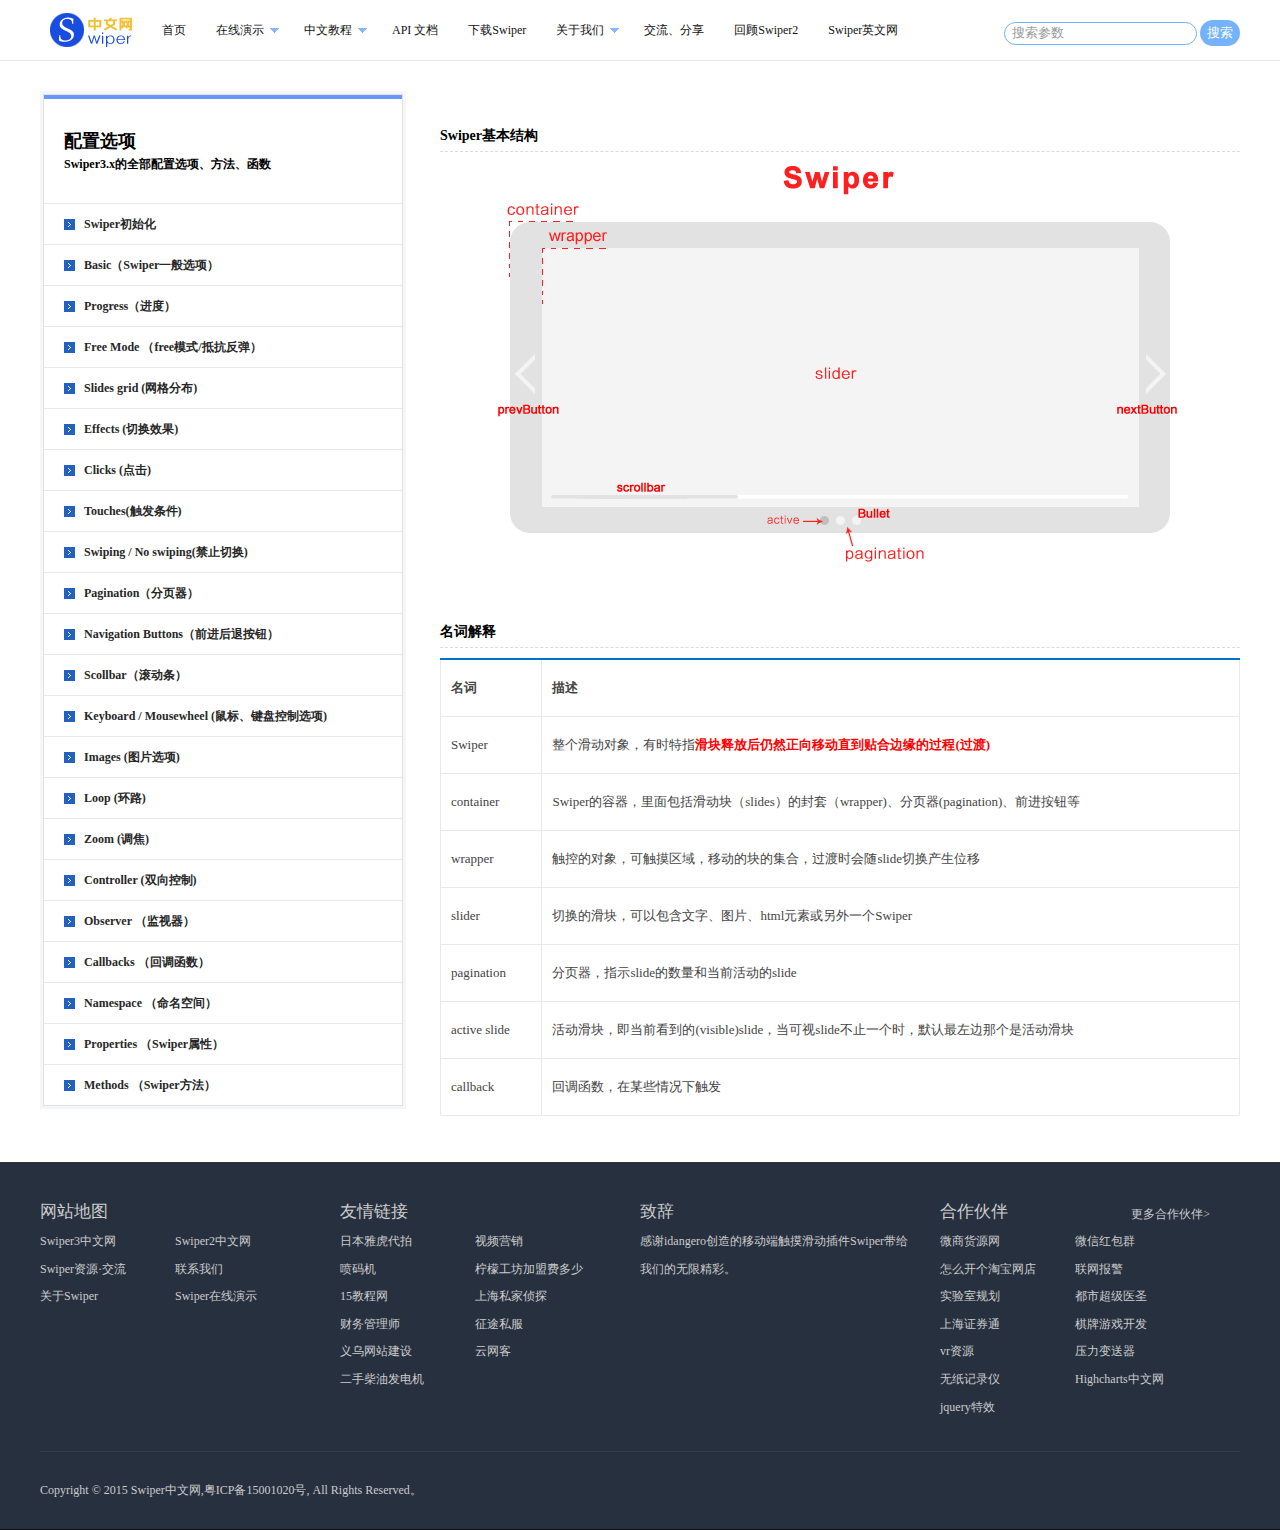
<file: js/swiper/API/swiper/index.html>
<!DOCTYPE html>
<html>
<head>
<meta http-equiv="Content-Type" content="text/html; charset=utf-8" />
<title>中文api - Swiper中文网</title>
<meta name="keywords" content="Swiper中文API，Swiper参数，Swiper设置，Swiper配置，Swiper option" />
<meta name="description" content="通过在线演示直观地了解Swiper3.x的基础配置、使用方法。查看中文API了解Swiper3.x的参数、属性、事件、回调函数等。" />
<link href="base.css" tppabs="http://www.swiper.com.cn/templets/default/style/base.css" rel="stylesheet" media="screen" type="text/css" />
<link href="layout.css" tppabs="http://www.swiper.com.cn/templets/default/style/layout.css" rel="stylesheet" media="screen" type="text/css" />
<link rel="stylesheet" href="highlight.css" tppabs="http://www.swiper.com.cn/templets/default/style/highlight.css">
<link rel="stylesheet" href="xcode.css" tppabs="http://www.swiper.com.cn/templets/default/style/xcode.css">
<script src="jquery-1.10.1.min.js" tppabs="http://www.swiper.com.cn/templets/default/js/jquery-1.10.1.min.js"></script> 
<script src="highlight.pack.js" tppabs="http://www.swiper.com.cn/templets/default/js/highlight.pack.js"></script>
<script>hljs.initHighlightingOnLoad();</script>
<link rel="shortcut icon" href="favicon.png" tppabs="http://www.swiper.com.cn/templets/default/images/favicon.png">
</head>
<body>

<div id="header"><div class="inner">
<ul id="nav">
<li id="logo"><a href="javascript:if(confirm(%27http://www.swiper.com.cn/  \n\nThis file was not retrieved by Teleport Ultra, because it is addressed on a domain or path outside the boundaries set for its Starting Address.  \n\nDo you want to open it from the server?%27))window.location=%27http://www.swiper.com.cn/%27" tppabs="http://www.swiper.com.cn/"><img alt="Swiper中文网" title="Swiper中文网" src="logo.png" tppabs="http://www.swiper.com.cn/templets/default/images/logo.png" width="82" height="50"></a></li>
<li><a href="javascript:if(confirm(%27http://www.swiper.com.cn/  \n\nThis file was not retrieved by Teleport Ultra, because it is addressed on a domain or path outside the boundaries set for its Starting Address.  \n\nDo you want to open it from the server?%27))window.location=%27http://www.swiper.com.cn/%27" tppabs="http://www.swiper.com.cn/">首页</a></li>
<li class="sub" onmouseover="display(this)" onmouseout="ndisplay(this)"><a href="#">在线演示</a> <b></b>
<ul>
<li><a href="javascript:if(confirm(%27http://www.swiper.com.cn/demo/index.html  \n\nThis file was not retrieved by Teleport Ultra, because it is addressed on a domain or path outside the boundaries set for its Starting Address.  \n\nDo you want to open it from the server?%27))window.location=%27http://www.swiper.com.cn/demo/index.html%27" tppabs="http://www.swiper.com.cn/demo/index.html">Swiper基础演示</a> </li>
<li><a href="javascript:if(confirm(%27http://www.swiper.com.cn/demo/senior/index.html  \n\nThis file was not retrieved by Teleport Ultra, because it is addressed on a domain or path outside the boundaries set for its Starting Address.  \n\nDo you want to open it from the server?%27))window.location=%27http://www.swiper.com.cn/demo/senior/index.html%27" tppabs="http://www.swiper.com.cn/demo/senior/index.html">Swiper精彩应用（移动）</a> </li>
<li><a href="javascript:if(confirm(%27http://www.swiper.com.cn/demo/web/index.html  \n\nThis file was not retrieved by Teleport Ultra, because it is addressed on a domain or path outside the boundaries set for its Starting Address.  \n\nDo you want to open it from the server?%27))window.location=%27http://www.swiper.com.cn/demo/web/index.html%27" tppabs="http://www.swiper.com.cn/demo/web/index.html">Swiper精彩应用（PC）</a> </li>
</ul>
</li>
<li class="sub" onmouseover="display(this)" onmouseout="ndisplay(this)"><a href="#">中文教程</a>  <b></b>
<ul>
<li><a href="javascript:if(confirm(%27http://www.swiper.com.cn/usage/index.html  \n\nThis file was not retrieved by Teleport Ultra, because it is addressed on a domain or path outside the boundaries set for its Starting Address.  \n\nDo you want to open it from the server?%27))window.location=%27http://www.swiper.com.cn/usage/index.html%27" tppabs="http://www.swiper.com.cn/usage/index.html">Swiper使用方法</a> </li>
<li><a href="javascript:if(confirm(%27http://www.swiper.com.cn/usage/animate/index.html  \n\nThis file was not retrieved by Teleport Ultra, because it is addressed on a domain or path outside the boundaries set for its Starting Address.  \n\nDo you want to open it from the server?%27))window.location=%27http://www.swiper.com.cn/usage/animate/index.html%27" tppabs="http://www.swiper.com.cn/usage/animate/index.html">Swiper Animate使用方法</a> </li>
</ul>
</li>
<li><a href="index.html" tppabs="http://www.swiper.com.cn/api/index.html">API 文档</a> </li>
<li><a href="javascript:if(confirm(%27http://www.swiper.com.cn/download/index.html  \n\nThis file was not retrieved by Teleport Ultra, because it is addressed on a domain or path outside the boundaries set for its Starting Address.  \n\nDo you want to open it from the server?%27))window.location=%27http://www.swiper.com.cn/download/index.html%27" tppabs="http://www.swiper.com.cn/download/index.html">下载Swiper</a>  </li>

<li class="sub" onmouseover="display(this)" onmouseout="ndisplay(this)"><a href="#">关于我们</a>  <b></b>
<ul>
<li><a href="javascript:if(confirm(%27http://www.swiper.com.cn/about/us/index.html  \n\nThis file was not retrieved by Teleport Ultra, because it is addressed on a domain or path outside the boundaries set for its Starting Address.  \n\nDo you want to open it from the server?%27))window.location=%27http://www.swiper.com.cn/about/us/index.html%27" tppabs="http://www.swiper.com.cn/about/us/index.html">关于Swiper</a> </li>
<li><a href="javascript:if(confirm(%27http://www.swiper.com.cn/about/contact/index.html  \n\nThis file was not retrieved by Teleport Ultra, because it is addressed on a domain or path outside the boundaries set for its Starting Address.  \n\nDo you want to open it from the server?%27))window.location=%27http://www.swiper.com.cn/about/contact/index.html%27" tppabs="http://www.swiper.com.cn/about/contact/index.html">联系我们/加群讨论</a> </li>
<li><a href="javascript:if(confirm(%27http://www.swiper.com.cn/about/link/index.html  \n\nThis file was not retrieved by Teleport Ultra, because it is addressed on a domain or path outside the boundaries set for its Starting Address.  \n\nDo you want to open it from the server?%27))window.location=%27http://www.swiper.com.cn/about/link/index.html%27" tppabs="http://www.swiper.com.cn/about/link/index.html">合作伙伴</a> </li>
</ul>
</li>

<li class="tobbs"><a href="javascript:if(confirm(%27http://bbs.swiper.com.cn/  \n\nThis file was not retrieved by Teleport Ultra, because it is addressed on a domain or path outside the boundaries set for its Starting Address.  \n\nDo you want to open it from the server?%27))window.location=%27http://bbs.swiper.com.cn/%27" tppabs="http://bbs.swiper.com.cn/" target="_blank">交流、分享</a></li>
<li><a href="javascript:if(confirm(%27http://2.swiper.com.cn/  \n\nThis file was not retrieved by Teleport Ultra, because it is addressed on a domain or path outside the boundaries set for its Starting Address.  \n\nDo you want to open it from the server?%27))window.location=%27http://2.swiper.com.cn/%27" tppabs="http://2.swiper.com.cn/" target="_blank">回顾Swiper2</a></li>
<li><a href="#"  target="_blank"  onclick="javascript:window.open('http://www.idangero.us/swiper/');return false;">Swiper英文网</a></li>
</ul>
<div class="search" id="search">
      <form  name="formsearch" action="http://www.swiper.com.cn/plus/search.php">
        <div class="form">
           <input type="hidden" name="kwtype" value="0" />
           <input name="q" type="text" class="search-keyword" id="search-keyword" value="搜索参数" onfocus="if(this.value=='搜索参数'){this.value='';}"  onblur="if(this.value==''){this.value='搜索参数';}" />
          <button type="submit" class="search-submit">搜索</button>
        </div>
        </form>
        
    </div>
</div></div>
<div class="full">
<div id="api">
<div id="aside">

<div class="shadow">
<div class="top">
<h2>配置选项</h2>
<p><span>Swiper3.x</span>的全部配置选项、方法、函数</p>
</div>
<dl>
<dt><a href="#">Swiper初始化</a></dt>
<dd class='article140'><a class="option" href="140.html" tppabs="http://www.swiper.com.cn/api/start/2014/1218/140.html">new Swiper(swiperContainer, parameters)</a></dd>
</dl>
<dl>
<dt><a href="#">Basic（Swiper一般选项）</a></dt>
<dd class='article42'><a class="option" href="42.html" tppabs="http://www.swiper.com.cn/api/basic/2014/1217/42.html">initialSlide</a><span class="value">:<span class='hljs-number'><q>0</q></span></span></dd><dd class='article21'><a class="option" href="21.html" tppabs="http://www.swiper.com.cn/api/basic/2014/1215/21.html">direction</a><span class="value">:<span class='hljs-string'><q>horizontal</q></span></span></dd><dd class='article17'><a class="option" href="17.html" tppabs="http://www.swiper.com.cn/api/basic/2014/1213/17.html">speed</a><span class="value">:<span class='hljs-number'><q>300</q></span></span></dd><dd class='article16'><a class="option" href="16.html" tppabs="http://www.swiper.com.cn/api/basic/2014/1213/16.html">autoplay</a><span class="value">:<span class='hljs-number'><q>0</q></span></span></dd><dd class='article19'><a class="option" href="19.html" tppabs="http://www.swiper.com.cn/api/basic/2014/1215/19.html">autoplayDisableOnInteraction</a><span class="value">:<span class='hljs-literal'><q>true</q></span></span></dd><dd class='article295'><a class="option" href="295.html" tppabs="http://www.swiper.com.cn/api/basic/2016/0125/295.html">autoplayStopOnLast</a><span class="value">:<span class='hljs-literal'><q>false</q></span></span></dd><dd class='article59'><a class="option" href="59.html" tppabs="http://www.swiper.com.cn/api/basic/2014/1217/59.html">grabCursor</a><span class="value">:<span class='hljs-literal'><q>false</q></span></span></dd><dd class='article197'><a class="option" href="197.html" tppabs="http://www.swiper.com.cn/api/basic/2015/0308/197.html">parallax</a><span class="value">:<span class='hljs-literal'><q>false</q></span></span></dd><dd class='article211'><a class="option" href="211.html" tppabs="http://www.swiper.com.cn/api/basic/2015/0308/211.html">hashnav</a><span class="value">:<span class='hljs-literal'><q>false</q></span></span></dd><dd class='article318'><a class="option" href="318.html" tppabs="http://www.swiper.com.cn/api/basic/2016/1030/318.html">hashnavWatchState</a><span class="value">:<span class='hljs-literal'><q>false</q></span></span></dd><dd class='article317'><a class="option" href="317.html" tppabs="http://www.swiper.com.cn/api/basic/2016/1029/317.html">history</a><span class="value">:<span class='hljs-string'><q> </q></span></span></dd><dd class='article319'><a class="option" href="319.html" tppabs="http://www.swiper.com.cn/api/basic/2016/1030/319.html">replaceState</a><span class="value">:<span class='hljs-literal'><q>false</q></span></span></dd><dd class='article263'><a class="option" href="263.html" tppabs="http://www.swiper.com.cn/api/basic/2015/0327/263.html">setWrapperSize</a><span class="value">:<span class='hljs-literal'><q>false</q></span></span></dd><dd class='article264'><a class="option" href="264.html" tppabs="http://www.swiper.com.cn/api/basic/2015/0328/264.html">virtualTranslate</a><span class="value">:<span class='hljs-literal'><q>false</q></span></span></dd><dd class='article268'><a class="option" href="268.html" tppabs="http://www.swiper.com.cn/api/basic/2015/0328/268.html">a11y</a><span class="value">:<span class='hljs-literal'><q>false</q></span></span></dd><dd class='article274'><a class="option" href="274.html" tppabs="http://www.swiper.com.cn/api/basic/2015/0427/274.html">width</a><span class="value">:<span class='hljs-number'><q></q></span></span></dd><dd class='article275'><a class="option" href="275.html" tppabs="http://www.swiper.com.cn/api/basic/2015/0427/275.html">height</a><span class="value">:<span class='hljs-number'><q></q></span></span></dd><dd class='article281'><a class="option" href="281.html" tppabs="http://www.swiper.com.cn/api/basic/2015/0722/281.html">roundLengths</a><span class="value">:<span class='hljs-literal'><q>false</q></span></span></dd><dd class='article289'><a class="option" href="289.html" tppabs="http://www.swiper.com.cn/api/basic/2015/1111/289.html">breakpoints</a><span class="value">:<span class='hljs-string'><q></q></span></span></dd><dd class='article294'><a class="option" href="294.html" tppabs="http://www.swiper.com.cn/api/basic/2015/1127/294.html">autoHeight</a><span class="value">:<span class='hljs-literal'><q>false</q></span></span></dd><dd class='article309'><a class="option" href="309.html" tppabs="http://www.swiper.com.cn/api/basic/2016/0607/309.html">nested</a><span class="value">:<span class='hljs-literal'><q>false</q></span></span></dd></dl>

<dl>
<dt><a href="#">Progress（进度）</a></dt>
<dd class='article191'><a class="option" href="191.html" tppabs="http://www.swiper.com.cn/api/Progress/2015/0308/191.html">watchSlidesProgress</a><span class="value">:<span class='hljs-literal'><q>false</q></span></span></dd><dd class='article192'><a class="option" href="192.html" tppabs="http://www.swiper.com.cn/api/Progress/2015/0308/192.html">watchSlidesVisibility</a><span class="value">:<span class='hljs-literal'><q>false</q></span></span></dd></dl>

<dl>
<dt><a href="#">Free Mode （free模式/抵抗反弹）</a></dt>
<dd class='article44'><a class="option" href="44.html" tppabs="http://www.swiper.com.cn/api/freemode/2014/1217/44.html">freeMode</a><span class="value">:<span class='hljs-literal'><q>false</q></span></span></dd><dd class='article45'><a class="option" href="45.html" tppabs="http://www.swiper.com.cn/api/freemode/2014/1217/45.html">freeModeMomentum</a><span class="value">:<span class='hljs-literal'><q>true</q></span></span></dd><dd class='article47'><a class="option" href="47.html" tppabs="http://www.swiper.com.cn/api/freemode/2014/1217/47.html">freeModeMomentumRatio</a><span class="value">:<span class='hljs-number'><q>1</q></span></span></dd><dd class='article324'><a class="option" href="324.html" tppabs="http://www.swiper.com.cn/api/freemode/2016/1106/324.html">freeModeMomentumVelocityRatio</a><span class="value">:<span class='hljs-number'><q>1</q></span></span></dd><dd class='article48'><a class="option" href="48.html" tppabs="http://www.swiper.com.cn/api/freemode/2014/1217/48.html">freeModeMomentumBounce</a><span class="value">:<span class='hljs-literal'><q>true</q></span></span></dd><dd class='article49'><a class="option" href="49.html" tppabs="http://www.swiper.com.cn/api/freemode/2014/1217/49.html">freeModeMomentumBounceRatio</a><span class="value">:<span class='hljs-number'><q>1</q></span></span></dd><dd class='article276'><a class="option" href="276.html" tppabs="http://www.swiper.com.cn/api/freemode/2015/0506/276.html">freeModeSticky</a><span class="value">:<span class='hljs-literal'><q>false</q></span></span></dd></dl>


<dl>
<dt><a href="#">Slides grid  (网格分布)</a></dt>
<dd class='article50'><a class="option" href="50.html" tppabs="http://www.swiper.com.cn/api/Slides_grid/2014/1217/50.html">centeredSlides</a><span class="value">:<span class='hljs-literal'><q>false</q></span></span></dd><dd class='article24'><a class="option" href="24.html" tppabs="http://www.swiper.com.cn/api/Slides_grid/2014/1215/24.html">slidesPerView</a><span class="value">:<span class='hljs-number'><q>1</q></span></span></dd><dd class='article27'><a class="option" href="27.html" tppabs="http://www.swiper.com.cn/api/Slides_grid/2014/1217/27.html">slidesPerGroup</a><span class="value">:<span class='hljs-number'><q>1</q></span></span></dd><dd class='article198'><a class="option" href="198.html" tppabs="http://www.swiper.com.cn/api/Slides_grid/2015/0308/198.html">spaceBetween</a><span class="value">:<span class='hljs-number'><q>0</q></span></span></dd><dd class='article199'><a class="option" href="199.html" tppabs="http://www.swiper.com.cn/api/Slides_grid/2015/0308/199.html">slidesPerColumn</a><span class="value">:<span class='hljs-number'><q>1</q></span></span></dd><dd class='article200'><a class="option" href="200.html" tppabs="http://www.swiper.com.cn/api/Slides_grid/2015/0308/200.html">slidesPerColumnFill</a><span class="value">:<span class='hljs-string'><q>column</q></span></span></dd><dd class='article282'><a class="option" href="282.html" tppabs="http://www.swiper.com.cn/api/Slides_grid/2015/0722/282.html">slidesOffsetBefore</a><span class="value">:<span class='hljs-number'><q>0</q></span></span></dd><dd class='article283'><a class="option" href="283.html" tppabs="http://www.swiper.com.cn/api/Slides_grid/2015/0722/283.html">slidesOffsetAfter</a><span class="value">:<span class='hljs-number'><q>0</q></span></span></dd></dl>

<dl>
<dt><a href="#">Effects  (切换效果)</a></dt>
<dd class='article193'><a class="option" href="193.html" tppabs="http://www.swiper.com.cn/api/Effects/2015/0308/193.html">effect</a><span class="value">:<span class='hljs-string'><q>slide</q></span></span></dd><dd class='article194'><a class="option" href="194.html" tppabs="http://www.swiper.com.cn/api/Effects/2015/0308/194.html">fade</a><span class="value">:<span class='hljs-string'><q></q></span></span></dd><dd class='article195'><a class="option" href="195.html" tppabs="http://www.swiper.com.cn/api/Effects/2015/0308/195.html">cube</a><span class="value">:<span class='hljs-string'><q></q></span></span></dd><dd class='article196'><a class="option" href="196.html" tppabs="http://www.swiper.com.cn/api/Effects/2015/0308/196.html">coverflow</a><span class="value">:<span class='hljs-string'><q></q></span></span></dd><dd class='article298'><a class="option" href="298.html" tppabs="http://www.swiper.com.cn/api/Effects/2016/0126/298.html">flip</a><span class="value">:<span class='hljs-string'><q></q></span></span></dd></dl>

<dl>
<dt><a href="#">Clicks  (点击)</a></dt>
<dd class='article40'><a class="option" href="40.html" tppabs="http://www.swiper.com.cn/api/Clicks/2014/1217/40.html">preventClicks</a><span class="value">:<span class='hljs-literal'><q>true</q></span></span></dd><dd class='article41'><a class="option" href="41.html" tppabs="http://www.swiper.com.cn/api/Clicks/2014/1217/41.html">preventClicksPropagation</a><span class="value">:<span class='hljs-literal'><q>true</q></span></span></dd><dd class='article207'><a class="option" href="207.html" tppabs="http://www.swiper.com.cn/api/Clicks/2015/0308/207.html">slideToClickedSlide</a><span class="value">:<span class='hljs-literal'><q>false</q></span></span></dd></dl>



<dl>
<dt><a href="#">Touches(触发条件)</a></dt>
<dd class='article55'><a class="option" href="55.html" tppabs="http://www.swiper.com.cn/api/touch/2014/1217/55.html">touchRatio</a><span class="value">:<span class='hljs-number'><q>1</q></span></span></dd><dd class='article56'><a class="option" href="56.html" tppabs="http://www.swiper.com.cn/api/touch/2014/1217/56.html">simulateTouch</a><span class="value">:<span class='hljs-literal'><q>true</q></span></span></dd><dd class='article57'><a class="option" href="57.html" tppabs="http://www.swiper.com.cn/api/touch/2014/1217/57.html">onlyExternal</a><span class="value">:<span class='hljs-literal'><q>false</q></span></span></dd><dd class='article58'><a class="option" href="58.html" tppabs="http://www.swiper.com.cn/api/touch/2014/1217/58.html">followFinger</a><span class="value">:<span class='hljs-literal'><q>true</q></span></span></dd><dd class='article60'><a class="option" href="60.html" tppabs="http://www.swiper.com.cn/api/touch/2014/1217/60.html">shortSwipes</a><span class="value">:<span class='hljs-literal'><q>true</q></span></span></dd><dd class='article61'><a class="option" href="61.html" tppabs="http://www.swiper.com.cn/api/touch/2014/1217/61.html">longSwipesRatio</a><span class="value">:<span class='hljs-number'><q>0.5</q></span></span></dd><dd class='article62'><a class="option" href="62.html" tppabs="http://www.swiper.com.cn/api/touch/2014/1217/62.html">threshold</a><span class="value">:<span class='hljs-number'><q>false</q></span></span></dd><dd class='article201'><a class="option" href="201.html" tppabs="http://www.swiper.com.cn/api/touch/2015/0308/201.html">touchAngle</a><span class="value">:<span class='hljs-number'><q>45</q></span></span></dd><dd class='article202'><a class="option" href="202.html" tppabs="http://www.swiper.com.cn/api/touch/2015/0308/202.html">longSwipes</a><span class="value">:<span class='hljs-literal'><q>true</q></span></span></dd><dd class='article203'><a class="option" href="203.html" tppabs="http://www.swiper.com.cn/api/touch/2015/0308/203.html">longSwipesMs</a><span class="value">:<span class='hljs-number'><q>300</q></span></span></dd><dd class='article204'><a class="option" href="204.html" tppabs="http://www.swiper.com.cn/api/touch/2015/0308/204.html">touchMoveStopPropagation</a><span class="value">:<span class='hljs-literal'><q>true</q></span></span></dd><dd class='article38'><a class="option" href="38.html" tppabs="http://www.swiper.com.cn/api/touch/2014/1217/38.html">resistance</a><span class="value">:<span class='hljs-literal'><q>true</q></span></span></dd><dd class='article205'><a class="option" href="205.html" tppabs="http://www.swiper.com.cn/api/touch/2015/0308/205.html">resistanceRatio</a><span class="value">:<span class='hljs-number'><q>0.85</q></span></span></dd><dd class='article285'><a class="option" href="285.html" tppabs="http://www.swiper.com.cn/api/touch/2015/0826/285.html">iOSEdgeSwipeDetection</a><span class="value">:<span class='hljs-literal'><q>false</q></span></span></dd><dd class='article286'><a class="option" href="286.html" tppabs="http://www.swiper.com.cn/api/touch/2015/0826/286.html">iOSEdgeSwipeThreshold</a><span class="value">:<span class='hljs-number'><q>20</q></span></span></dd><dd class='article323'><a class="option" href="323.html" tppabs="http://www.swiper.com.cn/api/touch/2016/1106/323.html">passiveListeners</a><span class="value">:<span class='hljs-literal'><q>true</q></span></span></dd><dd class='article327'><a class="option" href="327.html" tppabs="http://www.swiper.com.cn/api/touch/2016/1106/327.html">touchReleaseOnEdges</a><span class="value">:<span class='hljs-literal'><q>false</q></span></span></dd></dl>

<dl>
<dt><a href="#">Swiping / No swiping(禁止切换)</a></dt>
<dd class='article39'><a class="option" href="39.html" tppabs="http://www.swiper.com.cn/api/Swiping/2014/1217/39.html">noSwiping</a><span class="value namespace">:<span class='hljs-literal'><q>true</q></span></span></dd><dd class='article77'><a class="option" href="77.html" tppabs="http://www.swiper.com.cn/api/Swiping/2014/1217/77.html">noSwipingClass</a><span class="value namespace">:<span class='hljs-string'><q>swiper-no-swiping</q></span></span></dd><dd class='article63'><a class="option" href="63.html" tppabs="http://www.swiper.com.cn/api/Swiping/2014/1217/63.html">allowSwipeToNext</a><span class="value namespace">:<span class='hljs-literal'><q>true</q></span></span></dd><dd class='article64'><a class="option" href="64.html" tppabs="http://www.swiper.com.cn/api/Swiping/2014/1217/64.html">allowSwipeToPrev</a><span class="value namespace">:<span class='hljs-literal'><q>true</q></span></span></dd><dd class='article208'><a class="option" href="208.html" tppabs="http://www.swiper.com.cn/api/Swiping/2015/0308/208.html">swipeHandler</a><span class="value namespace">:<span class='hljs-string'><q>null</q></span></span></dd></dl>
 
 <dl>
<dt><a href="#">Pagination（分页器）</a></dt>
<dd class='article68'><a class="option" href="68.html" tppabs="http://www.swiper.com.cn/api/pagination/2014/1217/68.html">pagination</a><span class="value">:<span class='hljs-string'><q>null</q></span></span></dd><dd class='article299'><a class="option" href="299.html" tppabs="http://www.swiper.com.cn/api/pagination/2016/0126/299.html">paginationType</a><span class="value">:<span class='hljs-string'><q>bullets</q></span></span></dd><dd class='article69'><a class="option" href="69.html" tppabs="http://www.swiper.com.cn/api/pagination/2014/1217/69.html">paginationClickable</a><span class="value">:<span class='hljs-literal'><q>false</q></span></span></dd><dd class='article71'><a class="option" href="71.html" tppabs="http://www.swiper.com.cn/api/pagination/2014/1217/71.html">paginationHide</a><span class="value">:<span class='hljs-literal'><q>false</q></span></span></dd><dd class='article280'><a class="option" href="280.html" tppabs="http://www.swiper.com.cn/api/pagination/2015/0722/280.html">paginationElement</a><span class="value">:<span class='hljs-string'><q>span</q></span></span></dd><dd class='article70'><a class="option" href="70.html" tppabs="http://www.swiper.com.cn/api/pagination/2014/1217/70.html">paginationBulletRender(index, c</a><span class="value">:<span class='hljs-string'><q>null</q></span></span></dd><dd class='article300'><a class="option" href="300.html" tppabs="http://www.swiper.com.cn/api/pagination/2016/0126/300.html">paginationFractionRender()</a><span class="value">:<span class='hljs-string'><q>null</q></span></span></dd><dd class='article301'><a class="option" href="301.html" tppabs="http://www.swiper.com.cn/api/pagination/2016/0126/301.html">paginationProgressRender()</a><span class="value">:<span class='hljs-string'><q>null</q></span></span></dd><dd class='article302'><a class="option" href="302.html" tppabs="http://www.swiper.com.cn/api/pagination/2016/0126/302.html">paginationCustomRender()</a><span class="value">:<span class='hljs-string'><q>null</q></span></span></dd><dd class='article307'><a class="option" href="307.html" tppabs="http://www.swiper.com.cn/api/pagination/2016/0219/307.html">uniqueNavElements</a><span class="value">:<span class='hljs-literal'><q>true</q></span></span></dd></dl>


 <dl>
<dt><a href="#">Navigation Buttons（前进后退按钮）</a></dt>
<dd class='article209'><a class="option" href="209.html" tppabs="http://www.swiper.com.cn/api/Navigation_Buttons/2015/0308/209.html">nextButton</a><span class="value">:<span class='hljs-string'><q>null</q></span></span></dd><dd class='article210'><a class="option" href="210.html" tppabs="http://www.swiper.com.cn/api/Navigation_Buttons/2015/0308/210.html">prevButton</a><span class="value">:<span class='hljs-string'><q>null</q></span></span></dd></dl>

  <dl>
<dt><a href="#">Scollbar（滚动条）</a></dt>
<dd class='article183'><a class="option" href="183.html" tppabs="http://www.swiper.com.cn/api/scrollbar/2015/0204/183.html">scrollbar</a><span class="value">:<span class='hljs-string'><q>null</q></span></span></dd><dd class='article185'><a class="option" href="185.html" tppabs="http://www.swiper.com.cn/api/scrollbar/2015/0205/185.html">scrollbarHide</a><span class="value">:<span class='hljs-literal'><q>true</q></span></span></dd><dd class='article287'><a class="option" href="287.html" tppabs="http://www.swiper.com.cn/api/scrollbar/2015/1013/287.html">scrollbarDraggable</a><span class="value">:<span class='hljs-literal'><q>false</q></span></span></dd><dd class='article288'><a class="option" href="288.html" tppabs="http://www.swiper.com.cn/api/scrollbar/2015/1013/288.html">scrollbarSnapOnRelease</a><span class="value">:<span class='hljs-literal'><q>false</q></span></span></dd></dl>
 
 
<dl>
<dt><a href="#">Keyboard / Mousewheel (鼠标、键盘控制选项)</a></dt>
<dd class='article65'><a class="option" href="65.html" tppabs="http://www.swiper.com.cn/api/navigation/2014/1217/65.html">keyboardControl</a><span class="value">:<span class='hljs-literal'><q>false</q></span></span></dd><dd class='article66'><a class="option" href="66.html" tppabs="http://www.swiper.com.cn/api/navigation/2014/1217/66.html">mousewheelControl</a><span class="value">:<span class='hljs-literal'><q>false</q></span></span></dd><dd class='article67'><a class="option" href="67.html" tppabs="http://www.swiper.com.cn/api/navigation/2014/1217/67.html">mousewheelForceToAxis</a><span class="value">:<span class='hljs-literal'><q>false</q></span></span></dd><dd class='article277'><a class="option" href="277.html" tppabs="http://www.swiper.com.cn/api/navigation/2015/0615/277.html">mousewheelReleaseOnEdges</a><span class="value">:<span class='hljs-literal'><q>false</q></span></span></dd><dd class='article278'><a class="option" href="278.html" tppabs="http://www.swiper.com.cn/api/navigation/2015/0615/278.html">mousewheelInvert</a><span class="value">:<span class='hljs-literal'><q>false</q></span></span></dd><dd class='article284'><a class="option" href="284.html" tppabs="http://www.swiper.com.cn/api/navigation/2015/0826/284.html">mousewheelSensitivity</a><span class="value">:<span class='hljs-number'><q>1</q></span></span></dd><dd class='article325'><a class="option" href="325.html" tppabs="http://www.swiper.com.cn/api/navigation/2016/1106/325.html">mousewheelEventsTarged</a><span class="value">:<span class='hljs-string'><q>container</q></span></span></dd></dl>

<dl>
<dt><a href="#">Images (图片选项)</a></dt>
<dd class='article212'><a class="option" href="212.html" tppabs="http://www.swiper.com.cn/api/Images/2015/0308/212.html">preloadImages</a><span class="value">:<span class='hljs-literal'><q>true</q></span></span></dd><dd class='article31'><a class="option" href="31.html" tppabs="http://www.swiper.com.cn/api/Images/2014/1217/31.html">updateOnImagesReady</a><span class="value">:<span class='hljs-literal'><q>true</q></span></span></dd><dd class='article213'><a class="option" href="213.html" tppabs="http://www.swiper.com.cn/api/Images/2015/0308/213.html">lazyLoading</a><span class="value">:<span class='hljs-literal'><q>false</q></span></span></dd><dd class='article214'><a class="option" href="214.html" tppabs="http://www.swiper.com.cn/api/Images/2015/0308/214.html">lazyLoadingInPrevNext</a><span class="value">:<span class='hljs-literal'><q>false</q></span></span></dd><dd class='article297'><a class="option" href="297.html" tppabs="http://www.swiper.com.cn/api/Images/2016/0125/297.html">lazyLoadingInPrevNextAmount</a><span class="value">:<span class='hljs-number'><q>1</q></span></span></dd><dd class='article215'><a class="option" href="215.html" tppabs="http://www.swiper.com.cn/api/Images/2015/0308/215.html">lazyLoadingOnTransitionStart</a><span class="value">:<span class='hljs-literal'><q>false</q></span></span></dd></dl>


<dl>
<dt><a href="#">Loop (环路)</a></dt>
<dd class='article22'><a class="option" href="22.html" tppabs="http://www.swiper.com.cn/api/Loop/2014/1215/22.html">loop</a><span class="value">:<span class='hljs-literal'><q>false</q></span></span></dd><dd class='article23'><a class="option" href="23.html" tppabs="http://www.swiper.com.cn/api/Loop/2014/1215/23.html">loopAdditionalSlides</a><span class="value">:<span class='hljs-number'><q>0</q></span></span></dd><dd class='article25'><a class="option" href="25.html" tppabs="http://www.swiper.com.cn/api/Loop/2014/1215/25.html">loopedSlides</a><span class="value">:<span class='hljs-number'><q>1</q></span></span></dd></dl>
<dl>
<dt><a href="#">Zoom (调焦)</a></dt>
<dd class='article311'><a class="option" href="311.html" tppabs="http://www.swiper.com.cn/api/zoom/2016/1029/311.html">zoom</a><span class="value">:<span class='hljs-literal'><q>false</q></span></span></dd><dd class='article312'><a class="option" href="312.html" tppabs="http://www.swiper.com.cn/api/zoom/2016/1029/312.html">zoomMax</a><span class="value">:<span class='hljs-number'><q>3</q></span></span></dd><dd class='article313'><a class="option" href="313.html" tppabs="http://www.swiper.com.cn/api/zoom/2016/1029/313.html">zoomMin</a><span class="value">:<span class='hljs-number'><q>1</q></span></span></dd><dd class='article314'><a class="option" href="314.html" tppabs="http://www.swiper.com.cn/api/zoom/2016/1029/314.html">zoomToggle</a><span class="value">:<span class='hljs-literal'><q>true</q></span></span></dd></dl>


<dl>
<dt><a href="#">Controller (双向控制)</a></dt>
<dd class='article216'><a class="option" href="216.html" tppabs="http://www.swiper.com.cn/api/Controller/2015/0308/216.html">control</a><span class="value">:<span class='hljs-string'><q>null</q></span></span></dd><dd class='article217'><a class="option" href="217.html" tppabs="http://www.swiper.com.cn/api/Controller/2015/0308/217.html">controlInverse</a><span class="value">:<span class='hljs-literal'><q>false</q></span></span></dd><dd class='article279'><a class="option" href="279.html" tppabs="http://www.swiper.com.cn/api/Controller/2015/0722/279.html">controlBy</a><span class="value">:<span class='hljs-string'><q>slide</q></span></span></dd><dd class='article322'><a class="option" href="322.html" tppabs="http://www.swiper.com.cn/api/Controller/2016/1105/322.html">normalizeSlideIndex</a><span class="value">:<span class='hljs-literal'><q>true</q></span></span></dd></dl>


<dl>
<dt><a href="#">Observer （监视器）</a></dt>
<dd class='article218'><a class="option" href="218.html" tppabs="http://www.swiper.com.cn/api/Observer/2015/0308/218.html">observer</a><span class="value">:<span class='hljs-literal'><q>false</q></span></span></dd><dd class='article219'><a class="option" href="219.html" tppabs="http://www.swiper.com.cn/api/Observer/2015/0308/219.html">observeParents</a><span class="value">:<span class='hljs-literal'><q>false</q></span></span></dd></dl>


<dl>
<dt><a href="#">Callbacks （回调函数）</a></dt>
<dd class='article84'><a class="option" href="84.html" tppabs="http://www.swiper.com.cn/api/callbacks/2014/1217/84.html">onInit(swiper):function(){...}</a></dd><dd class='article87'><a class="option" href="87.html" tppabs="http://www.swiper.com.cn/api/callbacks/2014/1217/87.html">onTouchStart(swiper, event):function(){...}</a></dd><dd class='article88'><a class="option" href="88.html" tppabs="http://www.swiper.com.cn/api/callbacks/2014/1217/88.html">onTouchMove(swiper, event):function(){...}</a></dd><dd class='article89'><a class="option" href="89.html" tppabs="http://www.swiper.com.cn/api/callbacks/2014/1217/89.html">onTouchEnd(swiper, event):function(){...}</a></dd><dd class='article91'><a class="option" href="91.html" tppabs="http://www.swiper.com.cn/api/callbacks/2014/1217/91.html">onSlideChangeStart(swiper):function(){...}</a></dd><dd class='article92'><a class="option" href="92.html" tppabs="http://www.swiper.com.cn/api/callbacks/2014/1217/92.html">onSlideChangeEnd(swiper):function(){...}</a></dd><dd class='article97'><a class="option" href="97.html" tppabs="http://www.swiper.com.cn/api/callbacks/2014/1217/97.html">onImagesReady(swiper):function(){...}</a></dd><dd class='article220'><a class="option" href="220.html" tppabs="http://www.swiper.com.cn/api/callbacks/2015/0308/220.html">runCallbacksOnInit:function(){...}</a></dd><dd class='article221'><a class="option" href="221.html" tppabs="http://www.swiper.com.cn/api/callbacks/2015/0308/221.html">onTransitionStart(swiper):function(){...}</a></dd><dd class='article222'><a class="option" href="222.html" tppabs="http://www.swiper.com.cn/api/callbacks/2015/0308/222.html">onTransitionEnd(swiper):function(){...}</a></dd><dd class='article223'><a class="option" href="223.html" tppabs="http://www.swiper.com.cn/api/callbacks/2015/0308/223.html">onTouchMoveOpposite(swiper, eve:function(){...}</a></dd><dd class='article224'><a class="option" href="224.html" tppabs="http://www.swiper.com.cn/api/callbacks/2015/0308/224.html">onSliderMove(swiper, event):function(){...}</a></dd><dd class='article225'><a class="option" href="225.html" tppabs="http://www.swiper.com.cn/api/callbacks/2015/0308/225.html">onClick(swiper, event):function(){...}</a></dd><dd class='article226'><a class="option" href="226.html" tppabs="http://www.swiper.com.cn/api/callbacks/2015/0308/226.html">onTap(swiper, event):function(){...}</a></dd><dd class='article227'><a class="option" href="227.html" tppabs="http://www.swiper.com.cn/api/callbacks/2015/0308/227.html">onDoubleTap(swiper, event):function(){...}</a></dd><dd class='article228'><a class="option" href="228.html" tppabs="http://www.swiper.com.cn/api/callbacks/2015/0308/228.html">onProgress(swiper, progress):function(){...}</a></dd><dd class='article229'><a class="option" href="229.html" tppabs="http://www.swiper.com.cn/api/callbacks/2015/0308/229.html">onReachBeginning(swiper):function(){...}</a></dd><dd class='article230'><a class="option" href="230.html" tppabs="http://www.swiper.com.cn/api/callbacks/2015/0308/230.html">onReachEnd(swiper):function(){...}</a></dd><dd class='article231'><a class="option" href="231.html" tppabs="http://www.swiper.com.cn/api/callbacks/2015/0308/231.html">onDestroy(swiper):function(){...}</a></dd><dd class='article296'><a class="option" href="296.html" tppabs="http://www.swiper.com.cn/api/callbacks/2016/0125/296.html">onAutoplay(swiper):function(){...}</a></dd><dd class='article232'><a class="option" href="232.html" tppabs="http://www.swiper.com.cn/api/callbacks/2015/0308/232.html">onAutoplayStart(swiper):function(){...}</a></dd><dd class='article233'><a class="option" href="233.html" tppabs="http://www.swiper.com.cn/api/callbacks/2015/0308/233.html">onAutoplayStop(swiper):function(){...}</a></dd><dd class='article234'><a class="option" href="234.html" tppabs="http://www.swiper.com.cn/api/callbacks/2015/0308/234.html">onLazyImageLoad(swiper, slide, :function(){...}</a></dd><dd class='article235'><a class="option" href="235.html" tppabs="http://www.swiper.com.cn/api/callbacks/2015/0308/235.html">onLazyImageReady(swiper, slide,:function(){...}</a></dd><dd class='article101'><a class="option" href="101.html" tppabs="http://www.swiper.com.cn/api/callbacks/2014/1217/101.html">onSetTransition(swiper, transit:function(){...}</a></dd><dd class='article102'><a class="option" href="102.html" tppabs="http://www.swiper.com.cn/api/callbacks/2014/1217/102.html">onSetTranslate(swiper, translat:function(){...}</a></dd><dd class='article290'><a class="option" href="290.html" tppabs="http://www.swiper.com.cn/api/callbacks/2015/1111/290.html">onSlideNextStart(swiper):function(){...}</a></dd><dd class='article291'><a class="option" href="291.html" tppabs="http://www.swiper.com.cn/api/callbacks/2015/1111/291.html">onSlideNextEnd(swiper):function(){...}</a></dd><dd class='article292'><a class="option" href="292.html" tppabs="http://www.swiper.com.cn/api/callbacks/2015/1111/292.html">onSlidePrevStart(swiper):function(){...}</a></dd><dd class='article293'><a class="option" href="293.html" tppabs="http://www.swiper.com.cn/api/callbacks/2015/1111/293.html">onSlidePrevEnd(swiper):function(){...}</a></dd><dd class='article306'><a class="option" href="306.html" tppabs="http://www.swiper.com.cn/api/callbacks/2016/0219/306.html">onPaginationRendered(swiper, pa:function(){...}</a></dd><dd class='article326'><a class="option" href="326.html" tppabs="http://www.swiper.com.cn/api/callbacks/2016/1106/326.html">onScroll(swiper, e):function(){...}</a></dd><dd class='article345'><a class="option" href="345.html" tppabs="http://www.swiper.com.cn/api/callbacks/2017/0314/345.html">onKeyPress:function(){...}</a></dd><dd class='article346'><a class="option" href="346.html" tppabs="http://www.swiper.com.cn/api/callbacks/2017/0314/346.html">onBeforeResize(swiper):function(){...}</a></dd><dd class='article347'><a class="option" href="347.html" tppabs="http://www.swiper.com.cn/api/callbacks/2017/0314/347.html">onAfterResize(swiper):function(){...}</a></dd>
</dl>

<dl>
<dt><a href="#">Namespace （命名空间）</a></dt>
<dd class='article72'><a class="option" href="72.html" tppabs="http://www.swiper.com.cn/api/namespace/2014/1217/72.html">wrapperClass</a></dd><dd class='article73'><a class="option" href="73.html" tppabs="http://www.swiper.com.cn/api/namespace/2014/1217/73.html">slideClass</a></dd><dd class='article74'><a class="option" href="74.html" tppabs="http://www.swiper.com.cn/api/namespace/2014/1217/74.html">slideActiveClass</a></dd><dd class='article75'><a class="option" href="75.html" tppabs="http://www.swiper.com.cn/api/namespace/2014/1217/75.html">slideVisibleClass</a></dd><dd class='article79'><a class="option" href="79.html" tppabs="http://www.swiper.com.cn/api/namespace/2014/1217/79.html">bulletClass</a></dd><dd class='article80'><a class="option" href="80.html" tppabs="http://www.swiper.com.cn/api/namespace/2014/1217/80.html">bulletActiveClass</a></dd><dd class='article236'><a class="option" href="236.html" tppabs="http://www.swiper.com.cn/api/namespace/2015/0308/236.html">slideDuplicateClass</a></dd><dd class='article237'><a class="option" href="237.html" tppabs="http://www.swiper.com.cn/api/namespace/2015/0308/237.html">slideNextClass</a></dd><dd class='article238'><a class="option" href="238.html" tppabs="http://www.swiper.com.cn/api/namespace/2015/0308/238.html">slidePrevClass</a></dd><dd class='article239'><a class="option" href="239.html" tppabs="http://www.swiper.com.cn/api/namespace/2015/0308/239.html">paginationHiddenClass</a></dd><dd class='article240'><a class="option" href="240.html" tppabs="http://www.swiper.com.cn/api/namespace/2015/0308/240.html">buttonDisabledClass</a></dd><dd class='article329'><a class="option" href="329.html" tppabs="http://www.swiper.com.cn/api/namespace/2016/1106/329.html">slideDuplicatedActiveClass</a></dd><dd class='article330'><a class="option" href="330.html" tppabs="http://www.swiper.com.cn/api/namespace/2016/1106/330.html">slideDuplicatedNextClass</a></dd><dd class='article331'><a class="option" href="331.html" tppabs="http://www.swiper.com.cn/api/namespace/2016/1106/331.html">slideDuplicatedPrevClass</a></dd><dd class='article332'><a class="option" href="332.html" tppabs="http://www.swiper.com.cn/api/namespace/2016/1106/332.html">containerModifierClass</a></dd><dd class='article333'><a class="option" href="333.html" tppabs="http://www.swiper.com.cn/api/namespace/2016/1106/333.html">lazyLoadingClass</a></dd><dd class='article334'><a class="option" href="334.html" tppabs="http://www.swiper.com.cn/api/namespace/2016/1106/334.html">notificationClass</a></dd><dd class='article335'><a class="option" href="335.html" tppabs="http://www.swiper.com.cn/api/namespace/2016/1106/335.html">paginationClickableClass</a></dd><dd class='article336'><a class="option" href="336.html" tppabs="http://www.swiper.com.cn/api/namespace/2016/1106/336.html">paginationModifierClass</a></dd><dd class='article337'><a class="option" href="337.html" tppabs="http://www.swiper.com.cn/api/namespace/2016/1106/337.html">lazyStatusLoadingClass</a></dd><dd class='article338'><a class="option" href="338.html" tppabs="http://www.swiper.com.cn/api/namespace/2016/1106/338.html">lazyStatusLoadedClass</a></dd><dd class='article339'><a class="option" href="339.html" tppabs="http://www.swiper.com.cn/api/namespace/2016/1106/339.html">lazyPreloaderClass</a></dd><dd class='article340'><a class="option" href="340.html" tppabs="http://www.swiper.com.cn/api/namespace/2016/1106/340.html">preloaderClass</a></dd><dd class='article341'><a class="option" href="341.html" tppabs="http://www.swiper.com.cn/api/namespace/2016/1106/341.html">zoomContainerClass</a></dd><dd class='article342'><a class="option" href="342.html" tppabs="http://www.swiper.com.cn/api/namespace/2016/1106/342.html">paginationCurrentClass</a></dd><dd class='article343'><a class="option" href="343.html" tppabs="http://www.swiper.com.cn/api/namespace/2016/1106/343.html">paginationTotalClass</a></dd><dd class='article344'><a class="option" href="344.html" tppabs="http://www.swiper.com.cn/api/namespace/2016/1106/344.html">paginationProgressbarClass</a></dd></dl>

<dl>
<dt><a href="#"> Properties （Swiper属性）</a></dt>
<dd class='article127'><a class="option" href="127.html" tppabs="http://www.swiper.com.cn/api/method/2014/1218/127.html">mySwiper.activeIndex</a></dd><dd class='article310'><a class="option" href="310.html" tppabs="http://www.swiper.com.cn/api/method/2016/1028/310.html">mySwiper.realIndex</a></dd><dd class='article130'><a class="option" href="130.html" tppabs="http://www.swiper.com.cn/api/method/2014/1218/130.html">mySwiper.previousIndex</a></dd><dd class='article131'><a class="option" href="131.html" tppabs="http://www.swiper.com.cn/api/method/2014/1218/131.html">mySwiper.width</a></dd><dd class='article132'><a class="option" href="132.html" tppabs="http://www.swiper.com.cn/api/method/2014/1218/132.html">mySwiper.height</a></dd><dd class='article135'><a class="option" href="135.html" tppabs="http://www.swiper.com.cn/api/method/2014/1218/135.html">mySwiper.touches</a></dd><dd class='article136'><a class="option" href="136.html" tppabs="http://www.swiper.com.cn/api/method/2014/1218/136.html">mySwiper.params</a></dd><dd class='article241'><a class="option" href="241.html" tppabs="http://www.swiper.com.cn/api/method/2015/0308/241.html">mySwiper.container</a></dd><dd class='article242'><a class="option" href="242.html" tppabs="http://www.swiper.com.cn/api/method/2015/0308/242.html">mySwiper.wrapper</a></dd><dd class='article243'><a class="option" href="243.html" tppabs="http://www.swiper.com.cn/api/method/2015/0308/243.html">mySwiper.slides</a></dd><dd class='article244'><a class="option" href="244.html" tppabs="http://www.swiper.com.cn/api/method/2015/0308/244.html">mySwiper.bullets</a></dd><dd class='article245'><a class="option" href="245.html" tppabs="http://www.swiper.com.cn/api/method/2015/0308/245.html">mySwiper.translate</a></dd><dd class='article246'><a class="option" href="246.html" tppabs="http://www.swiper.com.cn/api/method/2015/0308/246.html">mySwiper.progress</a></dd><dd class='article248'><a class="option" href="248.html" tppabs="http://www.swiper.com.cn/api/method/2015/0308/248.html">mySwiper.isBeginning</a></dd><dd class='article249'><a class="option" href="249.html" tppabs="http://www.swiper.com.cn/api/method/2015/0308/249.html">mySwiper.isEnd</a></dd><dd class='article250'><a class="option" href="250.html" tppabs="http://www.swiper.com.cn/api/method/2015/0308/250.html">mySwiper.autoplaying</a></dd><dd class='article251'><a class="option" href="251.html" tppabs="http://www.swiper.com.cn/api/method/2015/0308/251.html">mySwiper.animating</a></dd><dd class='article269'><a class="option" href="269.html" tppabs="http://www.swiper.com.cn/api/method/2015/0329/269.html">mySwiper.clickedIndex</a></dd><dd class='article270'><a class="option" href="270.html" tppabs="http://www.swiper.com.cn/api/method/2015/0329/270.html">mySwiper.clickedSlide</a></dd><dd class='article303'><a class="option" href="303.html" tppabs="http://www.swiper.com.cn/api/method/2016/0219/303.html">mySwiper.prevButton</a></dd><dd class='article304'><a class="option" href="304.html" tppabs="http://www.swiper.com.cn/api/method/2016/0219/304.html">mySwiper.nextButton</a></dd></dl>

<dl>
<dt><a href="#">Methods （Swiper方法）</a></dt>
<dd class='article103'><a class="option" href="103.html" tppabs="http://www.swiper.com.cn/api/function/2014/1218/103.html">mySwiper.disableMousewheelControl()</a></dd><dd class='article104'><a class="option" href="104.html" tppabs="http://www.swiper.com.cn/api/function/2014/1218/104.html">mySwiper.enableMousewheelControl()</a></dd><dd class='article105'><a class="option" href="105.html" tppabs="http://www.swiper.com.cn/api/function/2014/1218/105.html">mySwiper.enableKeyboardControl()</a></dd><dd class='article106'><a class="option" href="106.html" tppabs="http://www.swiper.com.cn/api/function/2014/1218/106.html">mySwiper.disableKeyboardControl()</a></dd><dd class='article107'><a class="option" href="107.html" tppabs="http://www.swiper.com.cn/api/function/2014/1218/107.html">mySwiper.slideNext(runCallbacks, speed)</a></dd><dd class='article108'><a class="option" href="108.html" tppabs="http://www.swiper.com.cn/api/function/2014/1218/108.html">mySwiper.slidePrev(runCallbacks, speed)</a></dd><dd class='article109'><a class="option" href="109.html" tppabs="http://www.swiper.com.cn/api/function/2014/1218/109.html">mySwiper.slideTo(index, speed, runCallbacks)</a></dd><dd class='article111'><a class="option" href="111.html" tppabs="http://www.swiper.com.cn/api/function/2014/1218/111.html">mySwiper.startAutoplay()</a></dd><dd class='article112'><a class="option" href="112.html" tppabs="http://www.swiper.com.cn/api/function/2014/1218/112.html">mySwiper.stopAutoplay()</a></dd><dd class='article113'><a class="option" href="113.html" tppabs="http://www.swiper.com.cn/api/function/2014/1218/113.html">mySwiper.destroy(deleteInstance, cleanupStyles)</a></dd><dd class='article116'><a class="option" href="116.html" tppabs="http://www.swiper.com.cn/api/function/2014/1218/116.html">mySwiper.getWrapperTranslate()</a></dd><dd class='article117'><a class="option" href="117.html" tppabs="http://www.swiper.com.cn/api/function/2014/1218/117.html">mySwiper.setWrapperTranslate(translate)</a></dd><dd class='article149'><a class="option" href="149.html" tppabs="http://www.swiper.com.cn/api/function/2014/1218/149.html">mySwiper.removeSlide(index)</a></dd><dd class='article151'><a class="option" href="151.html" tppabs="http://www.swiper.com.cn/api/function/2014/1218/151.html">mySwiper.removeAllSlides()</a></dd><dd class='article252'><a class="option" href="252.html" tppabs="http://www.swiper.com.cn/api/function/2015/0308/252.html">mySwiper.updateContainerSize()</a></dd><dd class='article253'><a class="option" href="253.html" tppabs="http://www.swiper.com.cn/api/function/2015/0308/253.html">mySwiper.updateSlidesSize()</a></dd><dd class='article254'><a class="option" href="254.html" tppabs="http://www.swiper.com.cn/api/function/2015/0308/254.html">mySwiper.updateProgress()</a></dd><dd class='article255'><a class="option" href="255.html" tppabs="http://www.swiper.com.cn/api/function/2015/0308/255.html">mySwiper.updatePagination()</a></dd><dd class='article256'><a class="option" href="256.html" tppabs="http://www.swiper.com.cn/api/function/2015/0308/256.html">mySwiper.updateClasses()</a></dd><dd class='article257'><a class="option" href="257.html" tppabs="http://www.swiper.com.cn/api/function/2015/0308/257.html">mySwiper.update(updateTranslate)</a></dd><dd class='article258'><a class="option" href="258.html" tppabs="http://www.swiper.com.cn/api/function/2015/0308/258.html">mySwiper.onResize()</a></dd><dd class='article259'><a class="option" href="259.html" tppabs="http://www.swiper.com.cn/api/function/2015/0308/259.html">mySwiper.detachEvents()</a></dd><dd class='article260'><a class="option" href="260.html" tppabs="http://www.swiper.com.cn/api/function/2015/0308/260.html">mySwiper.attachEvents()</a></dd><dd class='article261'><a class="option" href="261.html" tppabs="http://www.swiper.com.cn/api/function/2015/0308/261.html">mySwiper.appendSlide(slides)</a></dd><dd class='article262'><a class="option" href="262.html" tppabs="http://www.swiper.com.cn/api/function/2015/0308/262.html">mySwiper.prependSlide(slides)</a></dd><dd class='article265'><a class="option" href="265.html" tppabs="http://www.swiper.com.cn/api/function/2015/0328/265.html">mySwiper.on(callback,handler)</a></dd><dd class='article266'><a class="option" href="266.html" tppabs="http://www.swiper.com.cn/api/function/2015/0328/266.html">mySwiper.once(callback,handler)</a></dd><dd class='article267'><a class="option" href="267.html" tppabs="http://www.swiper.com.cn/api/function/2015/0328/267.html">mySwiper.off(callback)</a></dd><dd class='article271'><a class="option" href="271.html" tppabs="http://www.swiper.com.cn/api/function/2015/0405/271.html">mySwiper.lockSwipes()</a></dd><dd class='article272'><a class="option" href="272.html" tppabs="http://www.swiper.com.cn/api/function/2015/0405/272.html">mySwiper.lockSwipeToNext()</a></dd><dd class='article273'><a class="option" href="273.html" tppabs="http://www.swiper.com.cn/api/function/2015/0405/273.html">mySwiper.lockSwipeToPrev()</a></dd><dd class='article305'><a class="option" href="305.html" tppabs="http://www.swiper.com.cn/api/function/2016/0219/305.html">mySwiper.reLoop()</a></dd><dd class='article315'><a class="option" href="315.html" tppabs="http://www.swiper.com.cn/api/function/2016/1029/315.html">mySwiper.disableTouchControl()</a></dd><dd class='article316'><a class="option" href="316.html" tppabs="http://www.swiper.com.cn/api/function/2016/1029/316.html">mySwiper.enableTouchControl()</a></dd><dd class='article320'><a class="option" href="320.html" tppabs="http://www.swiper.com.cn/api/function/2016/1031/320.html">mySwiper.unsetGrabCursor()</a></dd><dd class='article321'><a class="option" href="321.html" tppabs="http://www.swiper.com.cn/api/function/2016/1031/321.html">mySwiper.setGrabCursor()</a></dd>
</dl>
</div>

</div>
<script>
$("#aside dt a").click(function(){
	
	$(this).parent().siblings("dd").toggle();
return false;
	})
</script>
<div id="content">
<div class="api-box">
<h2>
	Swiper基本结构</h2>
<div style="text-align: center">
	<img alt="" src="1-141225162955559.png" tppabs="http://www.swiper.com.cn/uploads/allimg/141225/1-141225162955559.png" style="height: 416px; width: 700px" /></div>
<h2>
	名词解释</h2>
<table class="normal-table text-left">
	<tbody>
		<tr>
			<th>
				名词</th>
			<th>
				描述</th>
		</tr>
		<tr>
			<td class="stitle">
				Swiper</td>
			<td>
				整个滑动对象，有时特指<span style="color:#ff0000;"><strong>滑块释放后仍然正向移动直到贴合边缘的过程(过渡)</strong></span></td>
		</tr>
		<tr>
			<td class="stitle">
				container</td>
			<td>
				Swiper的容器，里面包括滑动块（slides）的封套（wrapper)、分页器(pagination)、前进按钮等</td>
		</tr>
		<tr>
			<td class="stitle">
				wrapper</td>
			<td>
				触控的对象，可触摸区域，移动的块的集合，过渡时会随slide切换产生位移</td>
		</tr>
		<tr>
			<td class="stitle">
				slider</td>
			<td>
				切换的滑块，可以包含文字、图片、html元素或另外一个Swiper</td>
		</tr>
		<tr>
			<td class="stitle">
				pagination</td>
			<td>
				分页器，指示slide的数量和当前活动的slide</td>
		</tr>
		<tr>
			<td class="stitle">
				active slide</td>
			<td>
				活动滑块，即当前看到的(visible)slide，当可视slide不止一个时，默认最左边那个是活动滑块</td>
		</tr>
		<tr>
			<td class="stitle">
				callback</td>
			<td>
				回调函数，在某些情况下触发</td>
		</tr>
	</tbody>
</table>
<br />

</div>
</div></div></div>
<div id="footer">
  <div class="inner">
  <dl class="link">
  <dt>网站地图</dt>
  <dd><a href="javascript:if(confirm(%27http://swiper3.swiper.com.cn/  \n\nThis file was not retrieved by Teleport Ultra, because it is addressed on a domain or path outside the boundaries set for its Starting Address.  \n\nDo you want to open it from the server?%27))window.location=%27http://swiper3.swiper.com.cn/%27" tppabs="http://swiper3.swiper.com.cn/">Swiper3中文网</a></dd>
  <dd><a href="javascript:if(confirm(%27http://swiper2.swiper.com.cn/  \n\nThis file was not retrieved by Teleport Ultra, because it is addressed on a domain or path outside the boundaries set for its Starting Address.  \n\nDo you want to open it from the server?%27))window.location=%27http://swiper2.swiper.com.cn/%27" tppabs="http://swiper2.swiper.com.cn/">Swiper2中文网</a></dd>
  <dd><a href="javascript:if(confirm(%27http://bbs.swiper.com.cn/  \n\nThis file was not retrieved by Teleport Ultra, because it is addressed on a domain or path outside the boundaries set for its Starting Address.  \n\nDo you want to open it from the server?%27))window.location=%27http://bbs.swiper.com.cn/%27" tppabs="http://bbs.swiper.com.cn/">Swiper资源·交流</a></dd>
  <dd><a href="javascript:if(confirm(%27http://www.swiper.com.cn/about/contact  \n\nThis file was not retrieved by Teleport Ultra, because it is addressed on a domain or path outside the boundaries set for its Starting Address.  \n\nDo you want to open it from the server?%27))window.location=%27http://www.swiper.com.cn/about/contact%27" tppabs="http://www.swiper.com.cn/about/contact">联系我们 </a></dd>
  <dd><a href="javascript:if(confirm(%27http://www.swiper.com.cn/about/us/index.html  \n\nThis file was not retrieved by Teleport Ultra, because it is addressed on a domain or path outside the boundaries set for its Starting Address.  \n\nDo you want to open it from the server?%27))window.location=%27http://www.swiper.com.cn/about/us/index.html%27" tppabs="http://www.swiper.com.cn/about/us/index.html">关于Swiper</a></dd>
  <dd><a href="javascript:if(confirm(%27http://www.swiper.com.cn/demo/index.html  \n\nThis file was not retrieved by Teleport Ultra, because it is addressed on a domain or path outside the boundaries set for its Starting Address.  \n\nDo you want to open it from the server?%27))window.location=%27http://www.swiper.com.cn/demo/index.html%27" tppabs="http://www.swiper.com.cn/demo/index.html">Swiper在线演示</a></dd>
  </dl>
  <dl class="link">
  <dt>友情链接</dt>
   <dd><a href="javascript:if(confirm(%27http://www.daigouwan.com/  \n\nThis file was not retrieved by Teleport Ultra, because it is addressed on a domain or path outside the boundaries set for its Starting Address.  \n\nDo you want to open it from the server?%27))window.location=%27http://www.daigouwan.com/%27" tppabs="http://www.daigouwan.com/" target="_blank" date="2017-8-18">日本雅虎代拍</a></dd> 
 
  <dd><a href="javascript:if(confirm(%27http://www.yijingmoney.com/  \n\nThis file was not retrieved by Teleport Ultra, because it is addressed on a domain or path outside the boundaries set for its Starting Address.  \n\nDo you want to open it from the server?%27))window.location=%27http://www.yijingmoney.com/%27" tppabs="http://www.yijingmoney.com/" target="_blank" date="2017-05-17">视频营销</a></dd>
  <dd><a href="javascript:if(confirm(%27http://www.projet-cn.com/  \n\nThis file was not retrieved by Teleport Ultra, because it is addressed on a domain or path outside the boundaries set for its Starting Address.  \n\nDo you want to open it from the server?%27))window.location=%27http://www.projet-cn.com/%27" tppabs="http://www.projet-cn.com/" target="_blank" date="2017-05-07">喷码机</a></dd>
   <dd><a href="javascript:if(confirm(%27http://www.nmgf88.com/  \n\nThis file was not retrieved by Teleport Ultra, because it is addressed on a domain or path outside the boundaries set for its Starting Address.  \n\nDo you want to open it from the server?%27))window.location=%27http://www.nmgf88.com/%27" tppabs="http://www.nmgf88.com/" target="_blank" date="2017-08-07">柠檬工坊加盟费多少</a></dd>
  
    <dd><a href="javascript:if(confirm(%27http://www.15jc.com/  \n\nThis file was not retrieved by Teleport Ultra, because it is addressed on a domain or path outside the boundaries set for its Starting Address.  \n\nDo you want to open it from the server?%27))window.location=%27http://www.15jc.com/%27" tppabs="http://www.15jc.com/" target="_blank" date="2017-5-4">15教程网</a></dd>
  
   <dd><a href="javascript:if(confirm(%27http://www.ztdiaocha.com/  \n\nThis file was not retrieved by Teleport Ultra, because it is addressed on a domain or path outside the boundaries set for its Starting Address.  \n\nDo you want to open it from the server?%27))window.location=%27http://www.ztdiaocha.com/%27" tppabs="http://www.ztdiaocha.com/" target="_blank" date="2017-05-3">上海私家侦探</a></dd>
  
  <dd><a href="javascript:if(confirm(%27http://www.afcpa.com.cn/  \n\nThis file was not retrieved by Teleport Ultra, because it is addressed on a domain or path outside the boundaries set for its Starting Address.  \n\nDo you want to open it from the server?%27))window.location=%27http://www.afcpa.com.cn/%27" tppabs="http://www.afcpa.com.cn/" target="_blank" date="2017.5.1">财务管理师</a></dd>
<dd><a href="javascript:if(confirm(%27http://www.665zt.cn/  \n\nThis file was not retrieved by Teleport Ultra, because it is addressed on a domain or path outside the boundaries set for its Starting Address.  \n\nDo you want to open it from the server?%27))window.location=%27http://www.665zt.cn/%27" tppabs="http://www.665zt.cn/" target="_blank" date="2017.5.1">征途私服</a></dd>  
 <dd><a href="javascript:if(confirm(%27http://www.9416.cn/  \n\nThis file was not retrieved by Teleport Ultra, because it is addressed on a domain or path outside the boundaries set for its Starting Address.  \n\nDo you want to open it from the server?%27))window.location=%27http://www.9416.cn/%27" tppabs="http://www.9416.cn/" target="_blank" date="2017.5.1">义乌网站建设</a></dd>  
   <dd><a href="javascript:if(confirm(%27http://www.yunwangke168.com/  \n\nThis file was not retrieved by Teleport Ultra, because it is addressed on a domain or path outside the boundaries set for its Starting Address.  \n\nDo you want to open it from the server?%27))window.location=%27http://www.yunwangke168.com/%27" tppabs="http://www.yunwangke168.com/" target="_blank" date="2017.4.31">云网客</a></dd>
  
<dd><a href="javascript:if(confirm(%27http://www.vshechi.com/  \n\nThis file was not retrieved by Teleport Ultra, because it is addressed on a domain or path outside the boundaries set for its Starting Address.  \n\nDo you want to open it from the server?%27))window.location=%27http://www.vshechi.com/%27" tppabs="http://www.vshechi.com/" target="_blank" date="2017-04-28">二手柴油发电机</a></dd>   

 
  
  
 

 
 
<!--<dd class="buy"><a href="#" target="_blank" onclick="javascript:window.open('https://item.taobao.com/item.htm?id=542872801127');return false;">购买友情链接</a></dd>-->
  </dl>
   <dl>
  <dt>致辞</dt>
  <dd>感谢idangero创造的移动端触摸滑动插件Swiper带给我们的无限精彩。</dd>
  </dl>
 <dl class="link">
  <dt>合作伙伴<a href="javascript:if(confirm(%27http://www.swiper.com.cn/about/link/index.html  \n\nThis file was not retrieved by Teleport Ultra, because it is addressed on a domain or path outside the boundaries set for its Starting Address.  \n\nDo you want to open it from the server?%27))window.location=%27http://www.swiper.com.cn/about/link/index.html%27" tppabs="http://www.swiper.com.cn/about/link/index.html" style="float:right; font-size:12px; margin-top:5px;">更多合作伙伴></a></dt>
   <dd><a href="javascript:if(confirm(%27http://www.huoyuandl.com/  \n\nThis file was not retrieved by Teleport Ultra, because it is addressed on a domain or path outside the boundaries set for its Starting Address.  \n\nDo you want to open it from the server?%27))window.location=%27http://www.huoyuandl.com/%27" tppabs="http://www.huoyuandl.com/" target="_blank">微商货源网</a></dd> 
   <dd><a href="javascript:if(confirm(%27http://www.weishangfuli.com/  \n\nThis file was not retrieved by Teleport Ultra, because it is addressed on a domain or path outside the boundaries set for its Starting Address.  \n\nDo you want to open it from the server?%27))window.location=%27http://www.weishangfuli.com/%27" tppabs="http://www.weishangfuli.com/" target="_blank">微信红包群</a></dd> 
<dd><a href="javascript:if(confirm(%27http://www.aikaitao.com/  \n\nThis file was not retrieved by Teleport Ultra, because it is addressed on a domain or path outside the boundaries set for its Starting Address.  \n\nDo you want to open it from the server?%27))window.location=%27http://www.aikaitao.com/%27" tppabs="http://www.aikaitao.com/" target="_blank">怎么开个淘宝网店</a></dd>

  <dd><a href="javascript:if(confirm(%27http://www.jkwxw.com/  \n\nThis file was not retrieved by Teleport Ultra, because it is addressed on a domain or path outside the boundaries set for its Starting Address.  \n\nDo you want to open it from the server?%27))window.location=%27http://www.jkwxw.com/%27" tppabs="http://www.jkwxw.com/" target="_blank">联网报警</a></dd> 
 <dd><a href="javascript:if(confirm(%27http://www.yufeishengda.com/  \n\nThis file was not retrieved by Teleport Ultra, because it is addressed on a domain or path outside the boundaries set for its Starting Address.  \n\nDo you want to open it from the server?%27))window.location=%27http://www.yufeishengda.com/%27" tppabs="http://www.yufeishengda.com/" target="_blank">实验室规划</a></dd>  
  <dd><a href="javascript:if(confirm(%27http://www.5aihao.com/  \n\nThis file was not retrieved by Teleport Ultra, because it is addressed on a domain or path outside the boundaries set for its Starting Address.  \n\nDo you want to open it from the server?%27))window.location=%27http://www.5aihao.com/%27" tppabs="http://www.5aihao.com/" target="_blank">都市超级医圣</a></dd>
  
 <dd><a href="javascript:if(confirm(%27http://www.zqt888.cn/  \n\nThis file was not retrieved by Teleport Ultra, because it is addressed on a domain or path outside the boundaries set for its Starting Address.  \n\nDo you want to open it from the server?%27))window.location=%27http://www.zqt888.cn/%27" tppabs="http://www.zqt888.cn/" target="_blank" >上海证券通</a></dd>
   <dd><a href="javascript:if(confirm(%27http://www.webqp.cn/  \n\nThis file was not retrieved by Teleport Ultra, because it is addressed on a domain or path outside the boundaries set for its Starting Address.  \n\nDo you want to open it from the server?%27))window.location=%27http://www.webqp.cn/%27" tppabs="http://www.webqp.cn/" target="_blank">棋牌游戏开发</a></dd>
  <dd><a href="javascript:if(confirm(%27http://www.soupv.cn/  \n\nThis file was not retrieved by Teleport Ultra, because it is addressed on a domain or path outside the boundaries set for its Starting Address.  \n\nDo you want to open it from the server?%27))window.location=%27http://www.soupv.cn/%27" tppabs="http://www.soupv.cn/" target="_blank">vr资源</a></dd>
   
     <dd><a href="javascript:if(confirm(%27http://www.jsjk88.com/  \n\nThis file was not retrieved by Teleport Ultra, because it is addressed on a domain or path outside the boundaries set for its Starting Address.  \n\nDo you want to open it from the server?%27))window.location=%27http://www.jsjk88.com/%27" tppabs="http://www.jsjk88.com/" target="_blank" >压力变送器</a></dd>
<dd><a href="javascript:if(confirm(%27http://www.jkyb.com/  \n\nThis file was not retrieved by Teleport Ultra, because it is addressed on a domain or path outside the boundaries set for its Starting Address.  \n\nDo you want to open it from the server?%27))window.location=%27http://www.jkyb.com/%27" tppabs="http://www.jkyb.com/" target="_blank" >无纸记录仪</a></dd>

 <dd><a href="javascript:if(confirm(%27http://www.hcharts.cn/  \n\nThis file was not retrieved by Teleport Ultra, because it is addressed on a domain or path outside the boundaries set for its Starting Address.  \n\nDo you want to open it from the server?%27))window.location=%27http://www.hcharts.cn/%27" tppabs="http://www.hcharts.cn/" target="_blank">Highcharts中文网</a></dd>
  <dd><a href="javascript:if(confirm(%27http://www.lanrenzhijia.com/  \n\nThis file was not retrieved by Teleport Ultra, because it is addressed on a domain or path outside the boundaries set for its Starting Address.  \n\nDo you want to open it from the server?%27))window.location=%27http://www.lanrenzhijia.com/%27" tppabs="http://www.lanrenzhijia.com/" target="_blank">jquery特效</a></dd>  
  </dl> 
  
  <div id="copyright">
  Copyright © 2015 Swiper中文网,<a href="#" style="color:inherit; text-decoration:none;" onclick="javascript:window.open('http://www.miitbeian.gov.cn/');return false;">粤ICP备15001020号</a>, All Rights Reserved。  </div>
  
  </div>
</div>
<script language="javascript">
function display(li){    
li.className='sub active';
var subdis=li.getElementsByTagName("ul")[0];    
subdis.style.display="block";    
}
function ndisplay(li){ 
li.className='sub noactive';   
var subdis=li.getElementsByTagName("ul")[0];        
subdis.style.display="None";    
}
var preBtn=document.querySelectorAll('.pre-btn');
for (var j=0; j<preBtn.length; j++) {
preBtn[j].onclick = function(){
	this.style.display='none';
	this.parentNode.querySelector('.pre-load').style.display='none';
	myframe=this.parentNode.querySelector('iframe');
	framesrc=myframe.attributes["data-src"].value;
	myframe.setAttribute("src",framesrc);
}
}

</script>

<div style="display:none;">
<script type="text/javascript">
var _bdhmProtocol = (("https:" == document.location.protocol) ? " https://" : " http://");
document.write(unescape("%3Cscript src='" + _bdhmProtocol + "hm.baidu.com/h.js%3F6387fcb06c7f33ad6787ab913d4e6d10' type='text/javascript'%3E%3C/script%3E"));
</script>
<div>
</body>
</html>
</file>
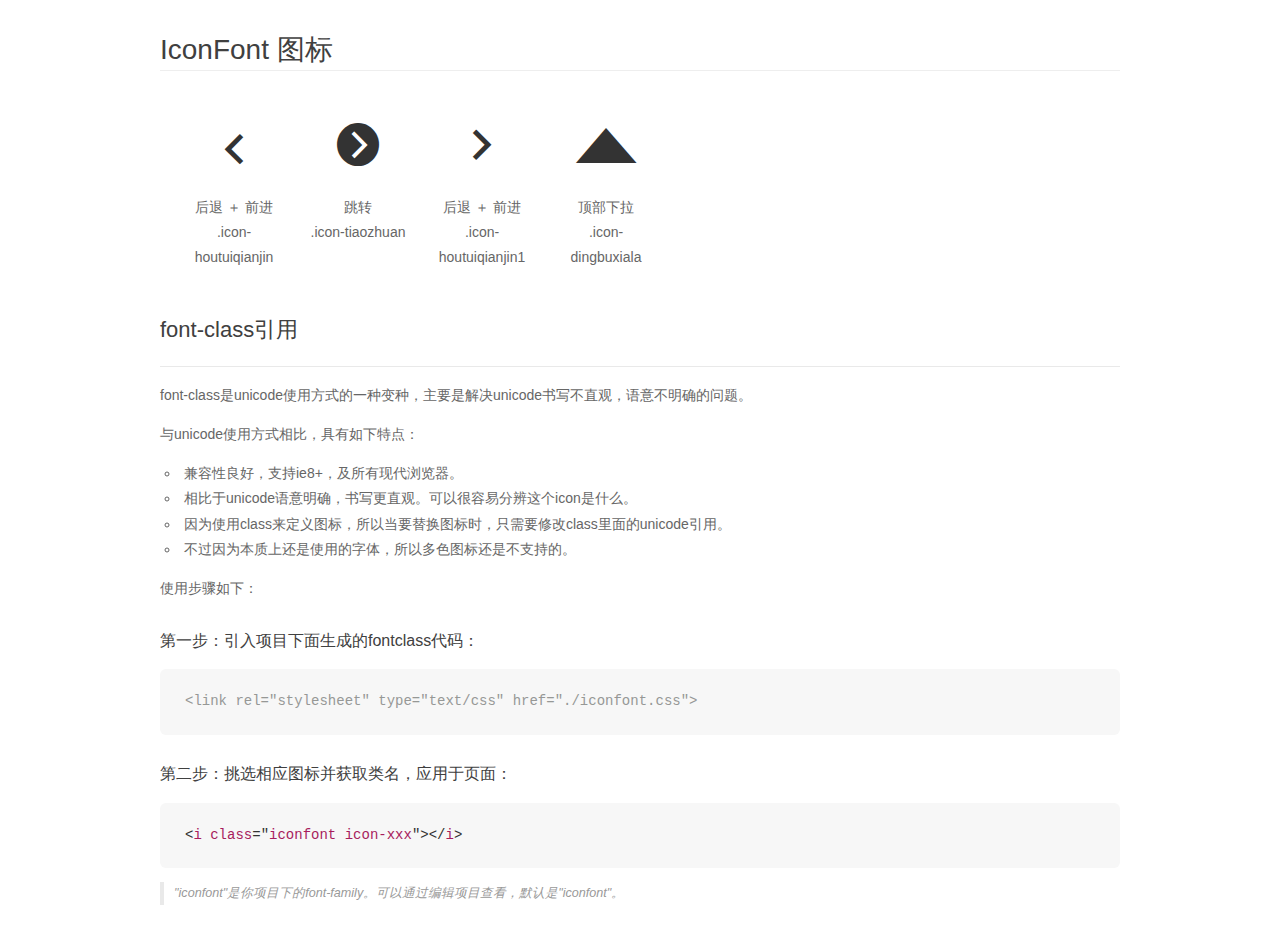
<file: css/font/demo_fontclass.html>
<!DOCTYPE html>
<html>
<head>
    <meta charset="utf-8"/>
    <title>IconFont</title>
    <link rel="stylesheet" href="demo.css">
    <link rel="stylesheet" href="iconfont.css">
</head>
<body>
    <div class="main markdown">
        <h1>IconFont 图标</h1>
        <ul class="icon_lists clear">
            
                <li>
                <i class="icon iconfont icon-houtuiqianjin"></i>
                    <div class="name">后退 ＋ 前进 </div>
                    <div class="fontclass">.icon-houtuiqianjin</div>
                </li>
            
                <li>
                <i class="icon iconfont icon-tiaozhuan"></i>
                    <div class="name">跳转</div>
                    <div class="fontclass">.icon-tiaozhuan</div>
                </li>
            
                <li>
                <i class="icon iconfont icon-houtuiqianjin1"></i>
                    <div class="name">后退 ＋ 前进 </div>
                    <div class="fontclass">.icon-houtuiqianjin1</div>
                </li>
            
                <li>
                <i class="icon iconfont icon-dingbuxiala"></i>
                    <div class="name">顶部下拉</div>
                    <div class="fontclass">.icon-dingbuxiala</div>
                </li>
            
        </ul>

        <h2 id="font-class-">font-class引用</h2>
        <hr>

        <p>font-class是unicode使用方式的一种变种，主要是解决unicode书写不直观，语意不明确的问题。</p>
        <p>与unicode使用方式相比，具有如下特点：</p>
        <ul>
        <li>兼容性良好，支持ie8+，及所有现代浏览器。</li>
        <li>相比于unicode语意明确，书写更直观。可以很容易分辨这个icon是什么。</li>
        <li>因为使用class来定义图标，所以当要替换图标时，只需要修改class里面的unicode引用。</li>
        <li>不过因为本质上还是使用的字体，所以多色图标还是不支持的。</li>
        </ul>
        <p>使用步骤如下：</p>
        <h3 id="-fontclass-">第一步：引入项目下面生成的fontclass代码：</h3>


        <pre><code class="lang-js hljs javascript"><span class="hljs-comment">&lt;link rel="stylesheet" type="text/css" href="./iconfont.css"&gt;</span></code></pre>
        <h3 id="-">第二步：挑选相应图标并获取类名，应用于页面：</h3>
        <pre><code class="lang-css hljs">&lt;<span class="hljs-selector-tag">i</span> <span class="hljs-selector-tag">class</span>="<span class="hljs-selector-tag">iconfont</span> <span class="hljs-selector-tag">icon-xxx</span>"&gt;&lt;/<span class="hljs-selector-tag">i</span>&gt;</code></pre>
        <blockquote>
        <p>"iconfont"是你项目下的font-family。可以通过编辑项目查看，默认是"iconfont"。</p>
        </blockquote>
    </div>
</body>
</html>
</file>
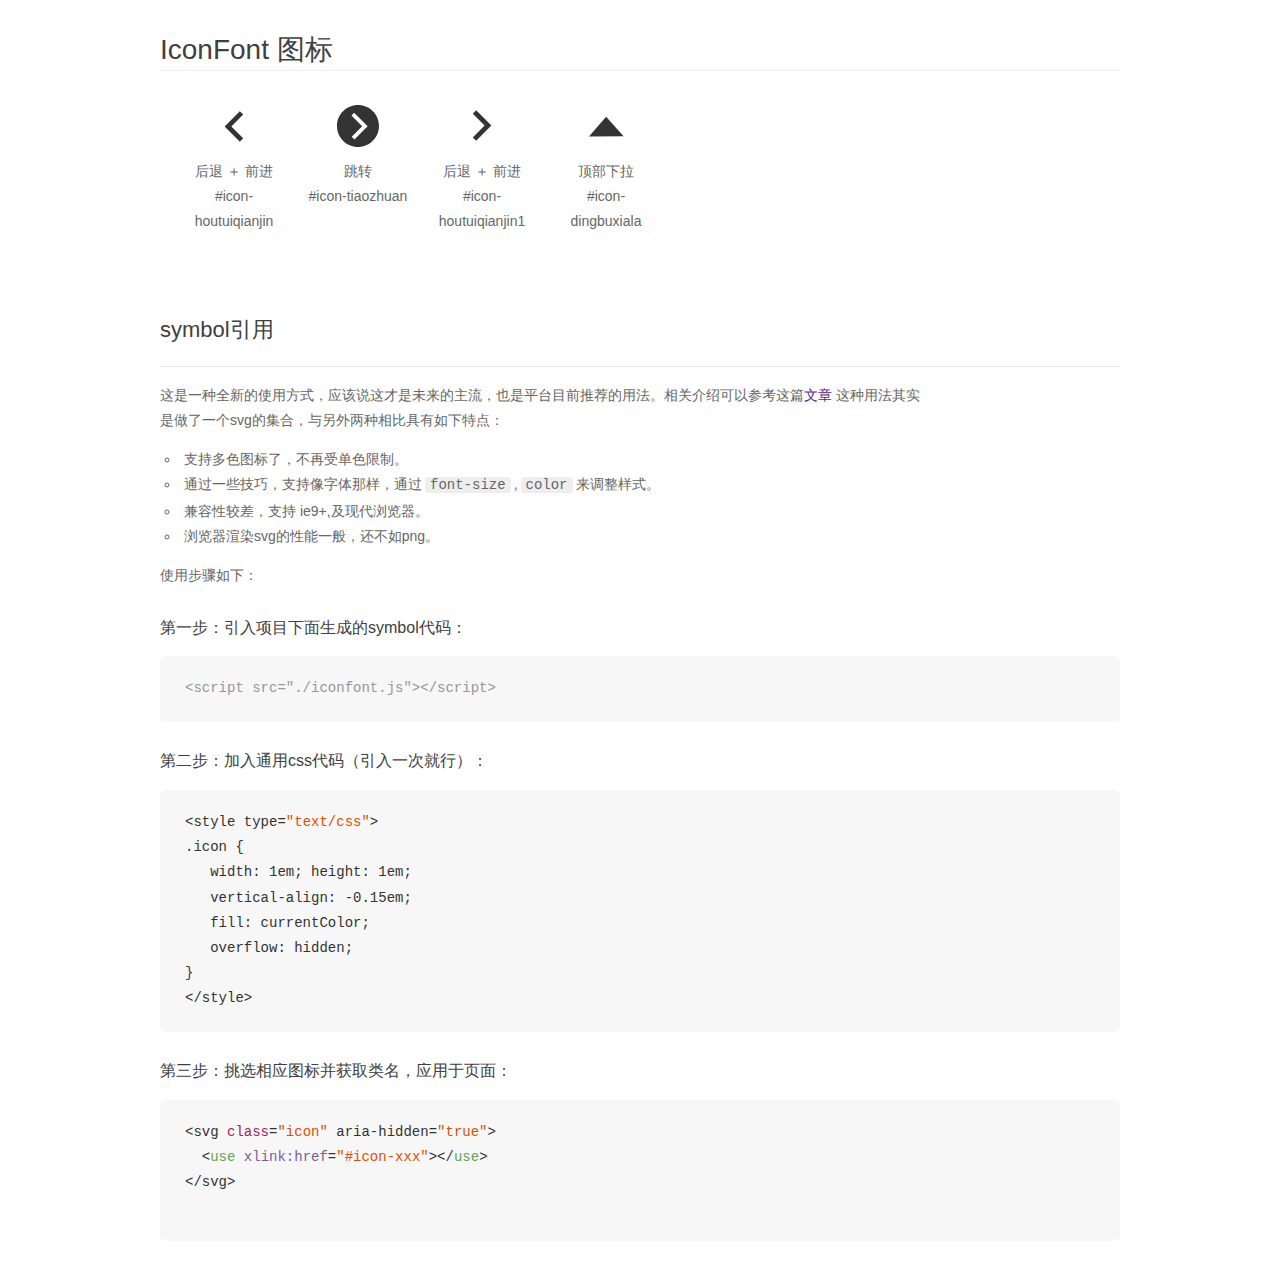
<file: css/font/demo_symbol.html>
<!DOCTYPE html>
<html>
<head>
    <meta charset="utf-8"/>
    <title>IconFont</title>
    <link rel="stylesheet" href="demo.css">
    <script src="iconfont.js"></script>

    <style type="text/css">
        .icon {
          /* 通过设置 font-size 来改变图标大小 */
          width: 1em; height: 1em;
          /* 图标和文字相邻时，垂直对齐 */
          vertical-align: -0.15em;
          /* 通过设置 color 来改变 SVG 的颜色/fill */
          fill: currentColor;
          /* path 和 stroke 溢出 viewBox 部分在 IE 下会显示
             normalize.css 中也包含这行 */
          overflow: hidden;
        }

    </style>
</head>
<body>
    <div class="main markdown">
        <h1>IconFont 图标</h1>
        <ul class="icon_lists clear">
            
                <li>
                    <svg class="icon" aria-hidden="true">
                        <use xlink:href="#icon-houtuiqianjin"></use>
                    </svg>
                    <div class="name">后退 ＋ 前进 </div>
                    <div class="fontclass">#icon-houtuiqianjin</div>
                </li>
            
                <li>
                    <svg class="icon" aria-hidden="true">
                        <use xlink:href="#icon-tiaozhuan"></use>
                    </svg>
                    <div class="name">跳转</div>
                    <div class="fontclass">#icon-tiaozhuan</div>
                </li>
            
                <li>
                    <svg class="icon" aria-hidden="true">
                        <use xlink:href="#icon-houtuiqianjin1"></use>
                    </svg>
                    <div class="name">后退 ＋ 前进 </div>
                    <div class="fontclass">#icon-houtuiqianjin1</div>
                </li>
            
                <li>
                    <svg class="icon" aria-hidden="true">
                        <use xlink:href="#icon-dingbuxiala"></use>
                    </svg>
                    <div class="name">顶部下拉</div>
                    <div class="fontclass">#icon-dingbuxiala</div>
                </li>
            
        </ul>


        <h2 id="symbol-">symbol引用</h2>
        <hr>

        <p>这是一种全新的使用方式，应该说这才是未来的主流，也是平台目前推荐的用法。相关介绍可以参考这篇<a href="">文章</a>
        这种用法其实是做了一个svg的集合，与另外两种相比具有如下特点：</p>
        <ul>
          <li>支持多色图标了，不再受单色限制。</li>
          <li>通过一些技巧，支持像字体那样，通过<code>font-size</code>,<code>color</code>来调整样式。</li>
          <li>兼容性较差，支持 ie9+,及现代浏览器。</li>
          <li>浏览器渲染svg的性能一般，还不如png。</li>
        </ul>
        <p>使用步骤如下：</p>
        <h3 id="-symbol-">第一步：引入项目下面生成的symbol代码：</h3>
        <pre><code class="lang-js hljs javascript"><span class="hljs-comment">&lt;script src="./iconfont.js"&gt;&lt;/script&gt;</span></code></pre>
        <h3 id="-css-">第二步：加入通用css代码（引入一次就行）：</h3>
        <pre><code class="lang-js hljs javascript">&lt;style type=<span class="hljs-string">"text/css"</span>&gt;
.icon {
   width: <span class="hljs-number">1</span>em; height: <span class="hljs-number">1</span>em;
   vertical-align: <span class="hljs-number">-0.15</span>em;
   fill: currentColor;
   overflow: hidden;
}
&lt;<span class="hljs-regexp">/style&gt;</span></code></pre>
        <h3 id="-">第三步：挑选相应图标并获取类名，应用于页面：</h3>
        <pre><code class="lang-js hljs javascript">&lt;svg <span class="hljs-class"><span class="hljs-keyword">class</span></span>=<span class="hljs-string">"icon"</span> aria-hidden=<span class="hljs-string">"true"</span>&gt;<span class="xml"><span class="hljs-tag">
  &lt;<span class="hljs-name">use</span> <span class="hljs-attr">xlink:href</span>=<span class="hljs-string">"#icon-xxx"</span>&gt;</span><span class="hljs-tag">&lt;/<span class="hljs-name">use</span>&gt;</span>
</span>&lt;<span class="hljs-regexp">/svg&gt;
        </span></code></pre>
    </div>
</body>
</html>
</file>
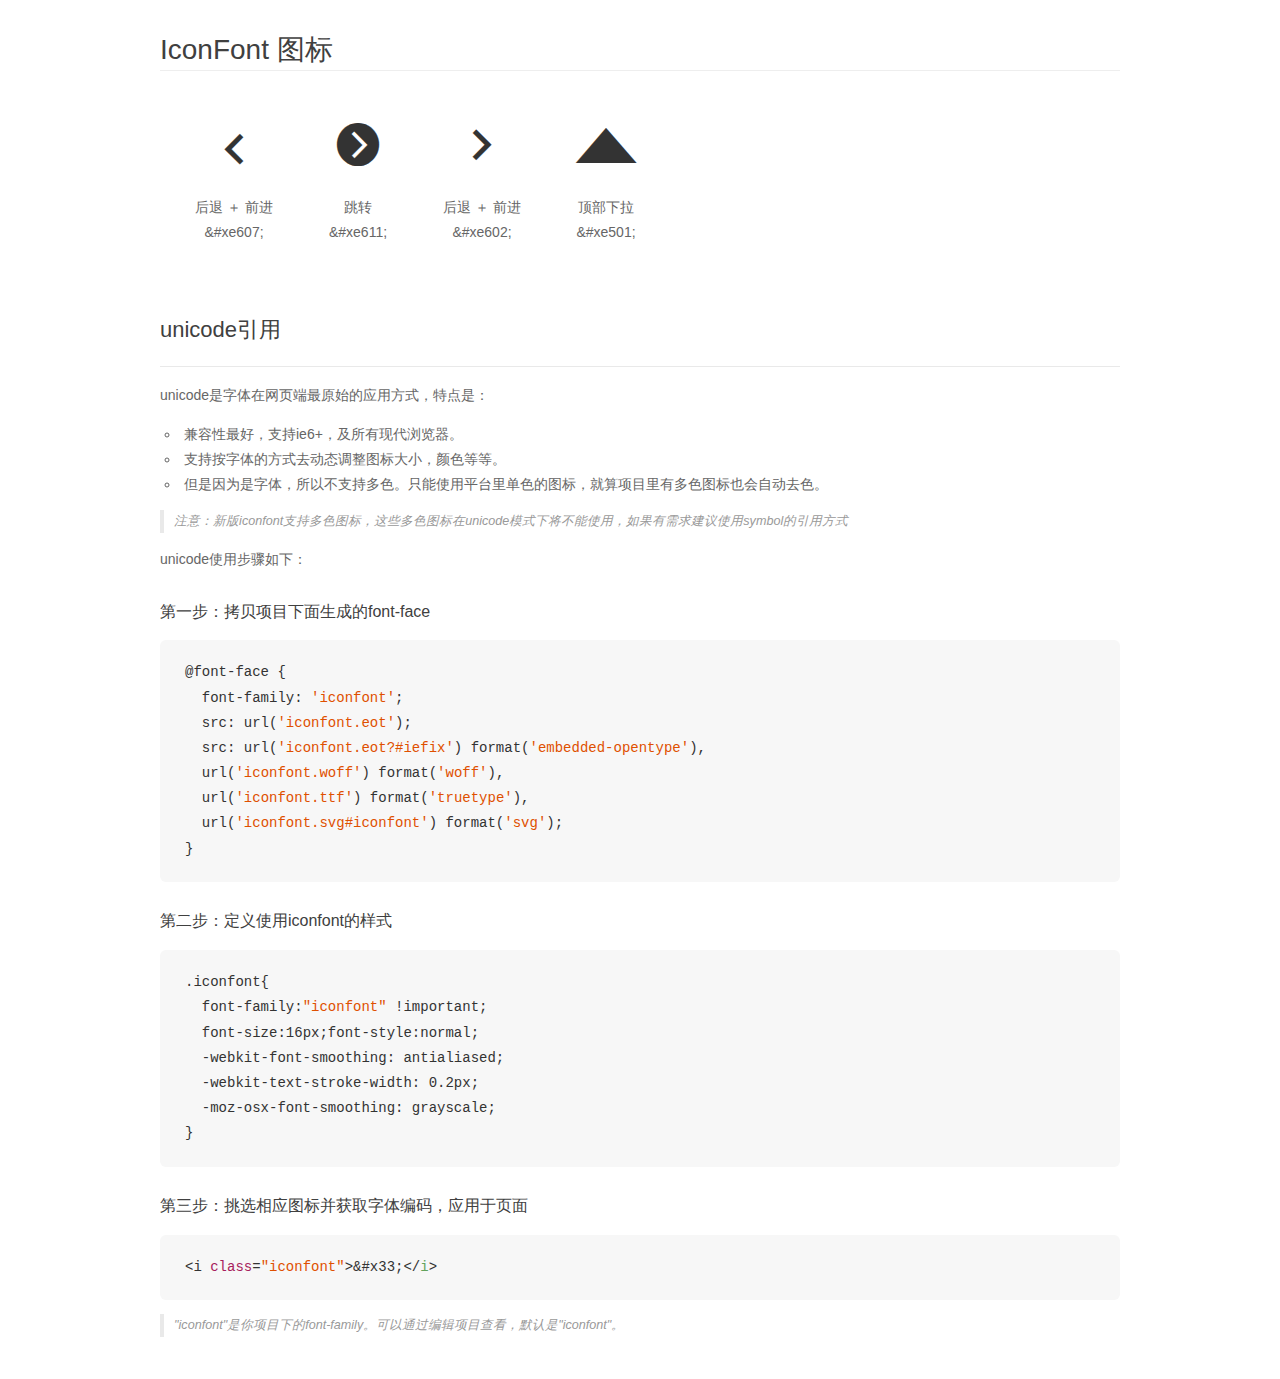
<file: css/font/demo_unicode.html>
<!DOCTYPE html>
<html>
<head>
    <meta charset="utf-8"/>
    <title>IconFont</title>
    <link rel="stylesheet" href="demo.css">

    <style type="text/css">

        @font-face {font-family: "iconfont";
          src: url('iconfont.eot'); /* IE9*/
          src: url('iconfont.eot#iefix') format('embedded-opentype'), /* IE6-IE8 */
          url('iconfont.woff') format('woff'), /* chrome, firefox */
          url('iconfont.ttf') format('truetype'), /* chrome, firefox, opera, Safari, Android, iOS 4.2+*/
          url('iconfont.svg#iconfont') format('svg'); /* iOS 4.1- */
        }

        .iconfont {
          font-family:"iconfont" !important;
          font-size:16px;
          font-style:normal;
          -webkit-font-smoothing: antialiased;
          -webkit-text-stroke-width: 0.2px;
          -moz-osx-font-smoothing: grayscale;
        }

    </style>
</head>
<body>
    <div class="main markdown">
        <h1>IconFont 图标</h1>
        <ul class="icon_lists clear">
            
                <li>
                <i class="icon iconfont">&#xe607;</i>
                    <div class="name">后退 ＋ 前进 </div>
                    <div class="code">&amp;#xe607;</div>
                </li>
            
                <li>
                <i class="icon iconfont">&#xe611;</i>
                    <div class="name">跳转</div>
                    <div class="code">&amp;#xe611;</div>
                </li>
            
                <li>
                <i class="icon iconfont">&#xe602;</i>
                    <div class="name">后退 ＋ 前进 </div>
                    <div class="code">&amp;#xe602;</div>
                </li>
            
                <li>
                <i class="icon iconfont">&#xe501;</i>
                    <div class="name">顶部下拉</div>
                    <div class="code">&amp;#xe501;</div>
                </li>
            
        </ul>
        <h2 id="unicode-">unicode引用</h2>
        <hr>

        <p>unicode是字体在网页端最原始的应用方式，特点是：</p>
        <ul>
        <li>兼容性最好，支持ie6+，及所有现代浏览器。</li>
        <li>支持按字体的方式去动态调整图标大小，颜色等等。</li>
        <li>但是因为是字体，所以不支持多色。只能使用平台里单色的图标，就算项目里有多色图标也会自动去色。</li>
        </ul>
        <blockquote>
        <p>注意：新版iconfont支持多色图标，这些多色图标在unicode模式下将不能使用，如果有需求建议使用symbol的引用方式</p>
        </blockquote>
        <p>unicode使用步骤如下：</p>
        <h3 id="-font-face">第一步：拷贝项目下面生成的font-face</h3>
        <pre><code class="lang-js hljs javascript">@font-face {
  font-family: <span class="hljs-string">'iconfont'</span>;
  src: url(<span class="hljs-string">'iconfont.eot'</span>);
  src: url(<span class="hljs-string">'iconfont.eot?#iefix'</span>) format(<span class="hljs-string">'embedded-opentype'</span>),
  url(<span class="hljs-string">'iconfont.woff'</span>) format(<span class="hljs-string">'woff'</span>),
  url(<span class="hljs-string">'iconfont.ttf'</span>) format(<span class="hljs-string">'truetype'</span>),
  url(<span class="hljs-string">'iconfont.svg#iconfont'</span>) format(<span class="hljs-string">'svg'</span>);
}
</code></pre>
        <h3 id="-iconfont-">第二步：定义使用iconfont的样式</h3>
        <pre><code class="lang-js hljs javascript">.iconfont{
  font-family:<span class="hljs-string">"iconfont"</span> !important;
  font-size:<span class="hljs-number">16</span>px;font-style:normal;
  -webkit-font-smoothing: antialiased;
  -webkit-text-stroke-width: <span class="hljs-number">0.2</span>px;
  -moz-osx-font-smoothing: grayscale;
}
</code></pre>
        <h3 id="-">第三步：挑选相应图标并获取字体编码，应用于页面</h3>
        <pre><code class="lang-js hljs javascript">&lt;i <span class="hljs-class"><span class="hljs-keyword">class</span></span>=<span class="hljs-string">"iconfont"</span>&gt;&amp;#x33;<span class="xml"><span class="hljs-tag">&lt;/<span class="hljs-name">i</span>&gt;</span></span></code></pre>

        <blockquote>
        <p>"iconfont"是你项目下的font-family。可以通过编辑项目查看，默认是"iconfont"。</p>
        </blockquote>
    </div>


</body>
</html>
</file>
<file: css/font/iconfont.css>
@font-face {font-family: "iconfont";
  src: url('iconfont.eot?t=1499761382557'); /* IE9*/
  src: url('iconfont.eot?t=1499761382557#iefix') format('embedded-opentype'), /* IE6-IE8 */
  url('iconfont.woff?t=1499761382557') format('woff'), /* chrome, firefox */
  url('iconfont.ttf?t=1499761382557') format('truetype'), /* chrome, firefox, opera, Safari, Android, iOS 4.2+*/
  url('iconfont.svg?t=1499761382557#iconfont') format('svg'); /* iOS 4.1- */
}

.iconfont {
  font-family:"iconfont" !important;
  font-size:16px;
  font-style:normal;
  -webkit-font-smoothing: antialiased;
  -moz-osx-font-smoothing: grayscale;
}

.icon-houtuiqianjin:before { content: "\e607"; }

.icon-tiaozhuan:before { content: "\e611"; }

.icon-houtuiqianjin1:before { content: "\e602"; }

.icon-dingbuxiala:before { content: "\e501"; }
</file>
<file: css/xiaomi.css>
.clear:after {
  display: block;
  clear: both;
  content: ""; }

input, a {
  outline: none; }

a {
  text-decoration: none; }

#shop {
  width: 100px;
  height: 50px;
  background: #fafafa;
  color: #303030;
  z-index: 3;
  text-align: center;
  line-height: 50px;
  position: absolute;
  right: 0;
  top: 40px;
  display: none;
  box-shadow: 0 10px 10px rgba(0, 0, 0, 0.1); }

header {
  position: relative; }
  header #header_img {
    width: 100%;
    margin: 0 auto;
    text-align: center;
    overflow: hidden; }
    header #header_img img {
      display: block;
      margin: 0 auto; }
  header .nav {
    width: 100%;
    height: 40px;
    font-size: 12px;
    color: #b0b0b0;
    background: #303030; }
    header .nav .nav_center {
      width: 1226px;
      margin: 0 auto; }
      header .nav .nav_center #nav_left {
        margin: 0 auto;
        height: 40px;
        float: left;
        position: relative; }
        header .nav .nav_center #nav_left li {
          float: left;
          display: inline-block; }
          header .nav .nav_center #nav_left li a {
            padding: 0px 10px;
            line-height: 40px;
            color: #b0b0b0;
            text-decoration: none;
            border-right: 1px solid #b0b0b0; }
          header .nav .nav_center #nav_left li ol {
            width: 1226px;
            height: 300px;
            position: absolute;
            left: 0;
            top: 40px;
            background: red;
            z-index: 30;
            display: none;
            box-shadow: 0 25px 36px rgba(60, 60, 60, 0.3); }
        header .nav .nav_center #nav_left li:hover .nav_left_show {
          display: block; }
        header .nav .nav_center #nav_left li:last-child {
          border-right: none; }
      header .nav .nav_center #shopping {
        position: relative;
        display: inline-block;
        float: right;
        line-height: 40px;
        font-size: 12px;
        padding: 0 15px 0 35px;
        background: url("../img/shopping_03.jpg") no-repeat 10px center #424242; }
      header .nav .nav_center #shopping:hover {
        background: #fff;
        color: #303030; }
      header .nav .nav_center #nav_right {
        float: right;
        padding: 15px 0; }
        header .nav .nav_center #nav_right li {
          padding: 0 10px;
          display: inline-block; }
        header .nav .nav_center #nav_right li:first-child {
          border-right: 1px solid #b0b0b0; }
      header .nav .nav_center:after {
        display: block;
        clear: both;
        content: " "; }
  header .seek {
    width: 1226px;
    margin: 0 auto; }
    header .seek .seek_img {
      float: left;
      margin: 20px 0; }
      header .seek .seek_img img {
        height: 55px;
        margin-right: 50px; }
      header .seek .seek_img:after {
        display: block;
        clear: both;
        content: ""; }
    header .seek ul {
      float: left; }
      header .seek ul > li {
        float: left;
        padding: 20px 10px; }
        header .seek ul > li a {
          color: #303030;
          line-height: 55px; }
        header .seek ul > li:after {
          display: block;
          clear: both;
          content: ""; }
        header .seek ul > li .xl {
          position: absolute;
          width: 100vw;
          background: #ffffff;
          left: 0;
          top: 254px;
          z-index: 5;
          display: none;
          overflow: hidden;
          box-shadow: 0 6px 30px rgba(0, 0, 0, 0.1); }
          header .seek ul > li .xl ol {
            background: #f0f0f0;
            width: 1226px;
            margin: 0 auto;
            text-align: center; }
            header .seek ul > li .xl ol li {
              float: left;
              padding: 0;
              width: 16%;
              margin-bottom: 10px; }
              header .seek ul > li .xl ol li .toubuPic {
                width: 100%;
                margin: 20px 0;
                border-right: 1px solid gainsboro;
                text-align: center; }
                header .seek ul > li .xl ol li .toubuPic img {
                  width: 80%;
                  margin: 0 auto; }
              header .seek ul > li .xl ol li p {
                font-size: 12px;
                color: grey; }
              header .seek ul > li .xl ol li span {
                font-size: 12px;
                color: #ff9412; }
      header .seek ul > li:hover a {
        color: #ff9412; }
      header .seek ul:after {
        display: block;
        clear: both;
        content: ""; }
    header .seek .seek_input {
      margin-top: 20px;
      float: right;
      background: red;
      position: relative; }
      header .seek .seek_input:after {
        display: block;
        clear: both;
        content: ""; }
      header .seek .seek_input input {
        padding-left: 10px;
        width: 245px;
        height: 50px;
        border: 1px solid #b0b0b0;
        float: left; }
        header .seek .seek_input input:after {
          display: block;
          clear: both;
          content: ""; }
      header .seek .seek_input button {
        float: left;
        width: 50px;
        height: 54px;
        border: 1px solid #b0b0b0;
        border-left: 0px;
        background: url("../img/seek_03.jpg") no-repeat center white; }
        header .seek .seek_input button:after {
          display: block;
          clear: both;
          content: ""; }
      header .seek .seek_input .seek_span {
        position: absolute;
        left: 40px;
        top: 35%; }
        header .seek .seek_input .seek_span span {
          padding: 2px 5px;
          font-size: 12px;
          background: #eeeeee;
          color: #757575; }
    header .seek:after {
      display: block;
      clear: both;
      content: ""; }

section .banner {
  width: 1226px;
  margin: 0 auto;
  position: relative; }
  section .banner .banner_nav {
    z-index: 3;
    position: absolute;
    left: 0;
    top: 0;
    width: 235px;
    background: rgba(12, 12, 14, 0.5);
    float: left; }
    section .banner .banner_nav ul {
      padding: 20px 0; }
      section .banner .banner_nav ul > li {
        height: 42px;
        padding: 0 25px 0 30px; }
        section .banner .banner_nav ul > li span {
          line-height: 42px;
          font-size: 12px;
          margin-right: 5px; }
        section .banner .banner_nav ul > li a {
          color: white; }
        section .banner .banner_nav ul > li .fh {
          font-size: 12px;
          line-height: 42px;
          color: white;
          float: right; }
        section .banner .banner_nav ul > li:after {
          display: block;
          clear: both;
          content: ""; }
        section .banner .banner_nav ul > li .banner_nav_show {
          height: 460px;
          position: absolute;
          left: 234px;
          top: 0;
          display: none;
          background: #ffffff; }
          section .banner .banner_nav ul > li .banner_nav_show li {
            display: inline-block; }
            section .banner .banner_nav ul > li .banner_nav_show li .banner_list {
              width: 170px;
              height: 40px;
              padding: 15px 10px; }
              section .banner .banner_nav ul > li .banner_nav_show li .banner_list img {
                height: 40px;
                float: left; }
              section .banner .banner_nav ul > li .banner_nav_show li .banner_list span {
                float: left;
                line-height: 40px;
                font-size: 12px; }
              section .banner .banner_nav ul > li .banner_nav_show li .banner_list .ba_l_right {
                float: right;
                display: block;
                width: 65px;
                height: 24px;
                border: 1px solid #ff9412;
                line-height: 25px;
                text-align: center;
                margin-top: 6px;
                color: #ff9412; }
      section .banner .banner_nav ul li:hover .banner_nav_show {
        display: block; }
  section .banner .banner_banner {
    height: 460px;
    width: 1226px;
    float: left;
    overflow: hidden; }
    section .banner .banner_banner .swiper-button-prev {
      left: 245px; }
    section .banner .banner_banner .swiper-button-prev:hover, section .banner .banner_banner .swiper-button-next:hover {
      background-color: rgba(12, 12, 14, 0.5); }
  section .banner .banner_seek div {
    float: left;
    margin-right: 14px;
    margin-top: 14px; }
  section .banner .banner_seek .banner_activity {
    width: 214px;
    height: 150px;
    background: #5f5750;
    padding: 10px; }
    section .banner .banner_seek .banner_activity .b_a_row {
      height: 75px;
      margin: 0; }
      section .banner .banner_seek .banner_activity .b_a_row span {
        border-left: 1px solid #6d655e;
        width: 70px;
        display: block;
        float: left;
        height: 75px;
        position: relative; }
        section .banner .banner_seek .banner_activity .b_a_row span img {
          display: block;
          margin: 15px auto; }
        section .banner .banner_seek .banner_activity .b_a_row span p {
          text-align: center;
          font-size: 12px;
          color: #cdcac8; }
        section .banner .banner_seek .banner_activity .b_a_row span .yuan, section .banner .banner_seek .banner_activity .b_a_row span .yuan2 {
          margin: 0;
          width: 12px;
          height: 12px;
          background: #5f5750;
          border-radius: 50%;
          position: absolute;
          left: -6px;
          top: -6px; }
        section .banner .banner_seek .banner_activity .b_a_row span .yuan2 {
          left: -6px; }
      section .banner .banner_seek .banner_activity .b_a_row span:first-child {
        border: 0px; }
    section .banner .banner_seek .banner_activity .b_a_row:first-child span {
      border-bottom: 1px solid #6d655e; }
  section .banner .banner_seek .banner_seek_img {
    width: 316px;
    height: 170px; }
    section .banner .banner_seek .banner_seek_img img {
      display: block; }
  section .banner .banner_seek .banner_seek_img:hover {
    box-shadow: 0 15px 30px rgba(0, 0, 0, 0.1); }
  section .banner .banner_seek div:last-child {
    margin-right: 0px; }
  section .banner:after {
    display: block;
    clear: both;
    content: ""; }
section .star {
  width: 1226px;
  margin: 26px auto; }
  section .star .star_title {
    font-weight: 500;
    font-size: 20px;
    line-height: 58px;
    height: 58px; }
    section .star .star_title p {
      float: right; }
      section .star .star_title p span {
        display: inline-block;
        width: 34px;
        height: 22px;
        border: 1px solid #CCCCCC;
        color: grey;
        text-align: center; }
        section .star .star_title p span .jt, section .star .star_title p span .family .family_contetnt .family_title .jt, section .family .family_contetnt .family_title .star .star_title p span .jt {
          font-size: 15px;
          color: grey;
          line-height: 22px;
          margin-right: 10px; }
      section .star .star_title p span:last-child {
        border-left: 0px; }
  section .star .star_div {
    width: 234px;
    height: 339px;
    margin-right: 14px;
    background: #fafafa;
    float: left;
    text-align: center;
    font-size: 14px; }
    section .star .star_div img {
      display: block;
      margin: 50px auto 40px; }
    section .star .star_div a i {
      color: #303030;
      line-height: 1.5; }
    section .star .star_div span {
      line-height: 2;
      display: block;
      color: #b0b0b0; }
    section .star .star_div p {
      color: #ff6709;
      font-weight: 600;
      line-height: 1.5; }
  section .star .star_div:nth-child(1) {
    border-top: 2px solid #ffac13; }
  section .star .star_div:nth-child(2) {
    border-top: 2px solid #83c44e; }
  section .star .star_div:nth-child(3) {
    border-top: 2px solid #2196f3; }
  section .star .star_div:nth-child(4) {
    border-top: 2px solid #e53935; }
  section .star .star_div:nth-child(5) {
    border-top: 2px solid #00c0a5; }
  section .star .star_div:last-child {
    margin-right: 0px; }
  section .star .star_left {
    position: absolute;
    left: auto;
    right: 34px !important;
    top: 36px;
    width: 34px;
    height: 22px;
    opacity: 0; }
  section .star .star_right {
    position: absolute;
    left: auto;
    right: 0px !important;
    top: 36px;
    width: 34px;
    height: 22px;
    opacity: 0; }
section .family {
  width: 100%;
  background: #f5f5f5;
  padding-top: 60px; }
  section .family .family_contetnt {
    width: 1226px;
    margin: 0 auto; }
    section .family .family_contetnt .family_title span {
      font-size: 15px;
      font-weight: 600; }
    section .family .family_contetnt .family_title ul {
      float: right; }
      section .family .family_contetnt .family_title ul li {
        font-size: 12px;
        padding: 0 15px;
        float: left; }
        section .family .family_contetnt .family_title ul li a {
          color: #303030; }
      section .family .family_contetnt .family_title ul .active a {
        color: #ff6700;
        border-bottom: 2px solid #ff6700; }
    section .family .family_contetnt .star_title {
      font-weight: 500;
      font-size: 20px;
      line-height: 58px;
      height: 58px; }
      section .family .family_contetnt .star_title p {
        float: right; }
        section .family .family_contetnt .star_title p span {
          display: inline-block;
          width: 34px;
          height: 22px;
          border: 1px solid #CCCCCC;
          color: grey;
          text-align: center; }
          section .family .family_contetnt .star_title p span .jt {
            font-size: 15px;
            color: grey;
            line-height: 22px;
            margin-right: 10px; }
        section .family .family_contetnt .star_title p span:last-child {
          border-left: 0px; }
    section .family .family_contetnt .family_left {
      width: 234px;
      height: 614px;
      float: left; }
      section .family .family_contetnt .family_left img {
        margin-top: 14px;
        display: block; }
      section .family .family_contetnt .family_left img:hover {
        transition: 0.5s;
        transform: translateY(-5px);
        box-shadow: 0 10px 20px rgba(60, 60, 60, 0.1); }
    section .family .family_contetnt .family_right {
      float: left;
      width: 992px; }
      section .family .family_contetnt .family_right ul li {
        float: left;
        width: 234px;
        height: 300px;
        margin-top: 14px;
        background: white;
        margin-left: 14px;
        text-align: center;
        position: relative; }
        section .family .family_contetnt .family_right ul li img {
          display: block;
          margin: 50px auto 40px; }
        section .family .family_contetnt .family_right ul li a i {
          color: #303030;
          line-height: 1.5; }
        section .family .family_contetnt .family_right ul li p {
          line-height: 2;
          display: block;
          color: #b0b0b0; }
        section .family .family_contetnt .family_right ul li span {
          color: #ff6709;
          font-weight: 600;
          line-height: 1.5; }
          section .family .family_contetnt .family_right ul li span del {
            color: #b0b0b0;
            font-weight: 500; }
        section .family .family_contetnt .family_right ul li .location {
          width: 70px;
          height: 20px;
          text-align: center;
          line-height: 20px;
          font-size: 12px;
          position: absolute;
          top: 0;
          left: 50%;
          margin-left: -35px;
          color: white; }
      section .family .family_contetnt .family_right ul li:hover {
        transition: 0.5s;
        transform: translateY(-5px);
        box-shadow: 0 10px 20px rgba(60, 60, 60, 0.1); }
    section .family .family_contetnt .your {
      width: 1226px; }
      section .family .family_contetnt .your ul li {
        width: 234px; }
      section .family .family_contetnt .your ul li:first-child {
        margin-left: 0; }
    section .family .family_contetnt .your_left {
      position: absolute;
      left: auto;
      right: 34px !important;
      top: 36px;
      width: 34px;
      height: 22px;
      opacity: 0; }
    section .family .family_contetnt .your_right {
      position: absolute;
      left: auto;
      right: 0px !important;
      top: 36px;
      width: 34px;
      height: 22px;
      opacity: 0; }
section .product {
  width: 100%;
  background: #f5f5f5;
  padding-top: 58px; }
  section .product .family_title {
    width: 1226px;
    margin: 0 auto; }
    section .product .family_title span {
      font-size: 15px;
      font-weight: 600; }
    section .product .family_title ul {
      float: right; }
      section .product .family_title ul li {
        font-size: 12px;
        padding: 0 15px;
        float: left; }
        section .product .family_title ul li a {
          color: #303030; }
      section .product .family_title ul .active a {
        color: #ff6700;
        border-bottom: 2px solid #ff6700; }
  section .product .star_title {
    width: 1226px;
    margin: 0 auto;
    font-weight: 500;
    font-size: 20px;
    line-height: 58px;
    height: 58px; }
    section .product .star_title p {
      float: right;
      font-size: 14px;
      font-weight: 800;
      line-height: 58px; }
      section .product .star_title p span {
        display: inline-block;
        width: 34px;
        height: 22px;
        border: 1px solid #CCCCCC;
        color: grey;
        text-align: center; }
        section .product .star_title p span .jt, section .product .star_title p span .family .family_contetnt .family_title .jt, section .family .family_contetnt .family_title .product .star_title p span .jt {
          font-size: 15px;
          color: grey;
          line-height: 22px;
          margin-right: 10px; }
      section .product .star_title p span:last-child {
        border-left: 0px; }
      section .product .star_title p .qb {
        font-size: 16px;
        color: #B0B0B0; }
  section .product .product_content {
    width: 1226px;
    margin: 0 auto; }
    section .product .product_content li {
      width: 299px;
      margin-right: 10px;
      float: left;
      margin-top: 10px;
      background: white; }
      section .product .product_content li img {
        display: block;
        margin: 0 auto; }
      section .product .product_content li .product_txt {
        padding: 30px 15px;
        background: white; }
        section .product .product_content li .product_txt div {
          height: 38px;
          font-size: 12px;
          line-height: 1.5;
          text-overflow: ellipsis;
          overflow: hidden; }
        section .product .product_content li .product_txt p {
          font-size: 12px;
          color: #b0b0b0;
          line-height: 2; }
        section .product .product_content li .product_txt span {
          font-size: 12px;
          color: #303030;
          padding-right: 10px; }
        section .product .product_content li .product_txt .money {
          color: #ff6700;
          padding: 0 10px;
          border-left: 1px solid #b0b0b0; }
      section .product .product_content li .content {
        text-align: center;
        height: 105px; }
        section .product .product_content li .content i {
          font-size: 12px;
          color: #ffac13; }
        section .product .product_content li .content p {
          font-size: 18px;
          color: #303030; }
        section .product .product_content li .content div {
          font-size: 12px;
          color: #b0b0b0; }
        section .product .product_content li .content span {
          font-size: 10px;
          color: #303030;
          border: 0px; }
    section .product .product_content li:last-child {
      margin-right: 0; }
    section .product .product_content .book {
      text-align: center;
      padding-top: 30px; }
      section .product .product_content .book i {
        line-height: 2;
        font-size: 12px;
        color: #ff6700; }
      section .product .product_content .book .product_txt {
        padding-top: 0px; }
      section .product .product_content .book .books {
        overflow: hidden; }
        section .product .product_content .book .books li {
          float: left; }
  section .product .content li img {
    margin-bottom: 20px; }
  section .product .content li ol {
    margin: 0 auto;
    text-align: center;
    padding-bottom: 20px;
    margin-left: 40%; }
    section .product .content li ol li {
      float: left;
      width: 5px;
      height: 5px;
      border-radius: 50%;
      background: #B0B0B0;
      margin-right: 10px;
      border: 3px solid white; }
    section .product .content li ol li:last-child {
      margin-right: 0px; }
    section .product .content li ol .ol_active {
      border: 3px solid #ff6700;
      background: white; }
  section .product .video {
    text-align: center; }
    section .product .video li {
      position: relative; }
      section .product .video li .stop {
        position: absolute;
        left: 20px;
        bottom: 110px; }
section .product:last-child {
  padding-bottom: 60px; }
section .product li:hover {
  transition: .8s;
  transform: translateY(-5px);
  box-shadow: 0 10px 20px rgba(60, 60, 60, 0.1); }

footer .footer_header {
  width: 1226px;
  margin: 0 auto;
  padding: 20px 0;
  border-bottom: 1px solid #b0b0b0; }
  footer .footer_header li {
    width: 19%;
    text-align: center;
    float: left;
    border-right: 1px solid #b0b0b0; }
    footer .footer_header li span {
      padding-left: 30px;
      display: inline-block;
      height: 25px;
      line-height: 25px;
      background: url("../img/xiaom (10).jpg") no-repeat left center; }
  footer .footer_header li:last-child {
    border-right: 0px; }
footer .footer_body {
  width: 1226px;
  margin: 0 auto; }
  footer .footer_body ul {
    width: 13%;
    text-align: left;
    float: left;
    padding-top: 20px; }
    footer .footer_body ul li:first-child {
      font-size: 14px;
      font-weight: 700;
      color: #303030;
      padding-bottom: 10px; }
    footer .footer_body ul li {
      line-height: 2;
      font-size: 12px; }
      footer .footer_body ul li a {
        color: #757575; }
  footer .footer_body .footer_body_div {
    width: 20%;
    float: left;
    text-align: center;
    border-left: 1px solid #b0b0b0;
    margin-top: 20px; }
    footer .footer_body .footer_body_div p:nth-child(1) {
      font-size: 24px;
      font-weight: 700; }
      footer .footer_body .footer_body_div p:nth-child(1) a {
        color: #ff6700; }
    footer .footer_body .footer_body_div p:nth-child(2), footer .footer_body .footer_body_div p:nth-child(3) {
      font-size: 12px; }
      footer .footer_body .footer_body_div p:nth-child(2) a, footer .footer_body .footer_body_div p:nth-child(3) a {
        color: #616161;
        line-height: 2; }
    footer .footer_body .footer_body_div .btn {
      width: 120px;
      height: 30px;
      border: 1px solid #ff6700;
      text-align: center;
      line-height: 30px;
      margin: 10px auto; }
      footer .footer_body .footer_body_div .btn span {
        font-size: 12px;
        color: #ff6700; }
footer .footer_b_bottom {
  width: 100%;
  background: #fafafa;
  padding: 20px 0px; }
  footer .footer_b_bottom .footer_bottom {
    width: 1226px;
    margin: 0px auto 0;
    background: #fafafa; }
    footer .footer_b_bottom .footer_bottom .logo {
      display: block;
      float: left;
      height: 60px; }
    footer .footer_b_bottom .footer_bottom .f_b_txt {
      float: left;
      margin-left: 20px;
      font-size: 13px; }
      footer .footer_b_bottom .footer_bottom .f_b_txt span {
        line-height: 1.5;
        border-right: 1px solid #b0b0b0;
        padding: 0 5px; }
      footer .footer_b_bottom .footer_bottom .f_b_txt span:last-child {
        border-right: 0px; }
    footer .footer_b_bottom .footer_bottom .f_b_logo {
      margin-left: 20px;
      float: left; }

.jt, section .family .family_contetnt .family_title .jt {
  float: right; }
  .jt span, section .family .family_contetnt .family_title .jt span {
    float: right;
    width: 34px;
    height: 22px;
    border: 1px solid #cccccc; }

.book_one_prev {
  background: url("../img/btn1_03.png") no-repeat center #d9d9d9 !important;
  display: none; }

.book_one_prev:hover {
  background: url("../img/btn_03.png") no-repeat center #8E8E8E !important; }

.book_one_next {
  display: none;
  background: url("../img/btn1_05.png") no-repeat center #d9d9d9 !important; }

.book_one_next:hover {
  background: url("../img/btn_05.png") no-repeat center #8E8E8E !important; }

.book:hover .book_one_prev {
  display: block; }
.book:hover .book_one_next {
  display: block; }
</file>
<file: js/swiper/API/swiper/base.css>
@charset "utf-8";
html, body, div, span, applet, object, iframe,
h1, h2, h3, h4, h5, h6, p, blockquote, pre,
a, abbr, acronym, address, big, cite, code,
del, dfn, em, img, ins, kbd, q, s, samp,
small, strike, strong, sub, sup, tt, var,
b, u, i, center,
dl, dt, dd, ol, ul, li,
fieldset, form, label, legend,
table, caption, tbody, tfoot, thead, tr, th, td,
article, aside, canvas, details, embed, 
figure, figcaption, footer, header, hgroup, 
menu, nav, output, ruby, section, summary,
time, mark, audio, video {
	margin: 0;
	padding: 0;
	border: 0;
	font-size: 100%;
	vertical-align: baseline;
}
article, aside, details, figcaption, figure, 
footer, header, hgroup, menu, nav, section {
	display: block;
}
ol, ul {
	list-style: none;
}

blockquote:before, blockquote:after,
q:before, q:after {
	content: '';
	content: none;
}
table {
	border-collapse: collapse;
	border-spacing: 0;
}
img, fieldset { border: none; }
.left { float: left; }
.right { float: right; }
hr{
clear:both;
}
.clear:after{
	content:".";
	display:block;
	height:0;
	clear:both;
	visibility:hidden;
}
* html .clear{height:1%}/*ie5+ie6*/
*:first-chile+html .clear{min-height:1px;}/*ie7*/
</file>
<file: js/swiper/API/swiper/layout.css>
html{
	font-size:12px;
	font-family:microsoft yahei;
	min-width:1200px;
}
body{
	min-width:1200px;
}
h1,h2,h3{
	font-family:"microsoft yahei";
}
a {
color: #4183c4;
text-decoration: none;
}
a:hover{
	text-decoration:underline;
}
.code {
font-size: 12px;
background: #EEE;
border: 1px solid #CCC;
padding: 10px;
border-radius: 3px;
line-height:1.7;
word-break: break-all;
    word-wrap: break-word;
}
code{
	font-family:consolas, microsoft yahei;
}
.full{
	width:100%;
	float:left;
}
.inner{
	width:1200px;
	margin:0 auto;
}
.normal-table{
	width:100%;
	border-top: solid #0070cc 2px;
	border-left: solid #e7e8ec 1px;
}
.normal-table tr td ,.normal-table tr th{
	padding:15px 10px;
	border-right: solid #e7e8ec 1px;
	border-bottom: solid #e7e8ec 1px;
}
.text-left{
	text-align:left;
}
.text-center{
	text-align:center;
}
.clearfix:after {
    content: '\0020';
    display: block;
    height: 0;
    clear: both;
    visibility: hidden;
}
/*------                            ----                  ---                --      -   */
#header{
	width:100%;
	min-width: inherit;
	float:left;
	background: rgba(255,255,255,0.8);
	border-bottom:1px solid #e7e7e7;
}
.index #header{
	position:absolute;
	z-index:999;
}
#nav{
	float:left;
}
#nav li{
	float:left;
	line-height:60px;
	padding:0 10px;
	margin-right:10px;
	position:relative;
}
#nav .active{
	background:#dbefff;
	
}
.index #nav .active{
	background:#fff;
	
}
#nav li a{
	color:#111;
	text-decoration:none;
	
}

#nav li a:hover{
	color: #1ba1e2
}
#nav .active a:hover{
	text-decoration:none;
	
}
#nav li ul{
	position:absolute;
	background:#dbefff;
	top:60px;
	left:0px;
	display:none;
	z-index:999;
}
.index #nav li ul{
	background:#fff;
}
#nav li ul li{
	float:none;
	line-height:30px;
	padding:0;
	    white-space: nowrap;
		margin-right:inherit;
}
#nav .sub ul li a{
	padding:0 10px;
	display:block;
}
#nav .sub ul li a:hover{
	color:#fff;
	background:#09F;
}
#nav .sub{
	padding-right:20px;
}
#nav .sub b {
    position: absolute;
    right: 5px;
    top: 27px;
    width: 10px;
    height: 10px;
	display:block;
	background:url(small-arrow.png)/*tpa=http://www.swiper.com.cn/templets/default/images/small-arrow.png*/ no-repeat center 50%;
}

#nav #logo{
	font-size:175%;
}
#nav #logo a{
	color:#1ba1e2;
}
#nav #logo img{
	float:left;
	margin-top:5px;
}
#search{
	float:right;
	margin-top:20px;
}
#search #search-keyword{
	border-radius:15px;
	border:none;
	padding:3px 7px;
	color:#999;
	border:1px solid #74b3fb;
	outline: none;
}
#search #search-keyword:focus{
	border-color:#39F;
	transition:border-color 1s ease-in;
}
#search .search-submit{
	border-radius:15px;
	border:none;
	background:#74b3fb;
	color:#fff;
	cursor:pointer;
	padding:4px 7px;
}
#search .search-submit:hover{
	background:#39F;
	transition:background-color 0.3s ease-in;
}
#banner{
	width:100%;
	float:left;
	height:650px;
	text-align:center;
	overflow:hidden;
	position:relative;
}
#banner .swiper-slide{
	width:100%;
	float:left;
	height:650px;
}
#banner #swiper-slide1{
	background: #3566f2;
}
#banner #swiper-slide2{
	/*background: #fad64a;*/
	background: radial-gradient(#fff569, #ffca22); /* 标准的语法 */
}
#newest{
	width:100%;
	border-bottom:1px solid #ddd;
	padding:25px 0;
	float:left;
	color:#777;
}
#newest ul{
	float:right;
	line-height:16px;
	max-width:900px;
	overflow:hidden;
	white-space:nowrap; 
	height:16px;
}
#newest li{
	text-align:center;
	display:inline;
	padding:0 20px;
	border-right:1px solid #ddd;
}
#newest li:first-child{
	padding:0;
	border-right:none;
}
#newest li a{
	color:#777;
}
#announce{
 float:left; width:300px;overflow:hidden; height:16px;
}
#announce .foreigner{
width: 24px;
    overflow: hidden;
    float: left;
	text-indent:-9999px;
	background:url(chinese_icon.png)/*tpa=http://www.swiper.com.cn/templets/default/images/chinese_icon.png*/ left 50% no-repeat;
	background-size:18px auto;
}
#announce .join-us{
color: #333;  text-decoration:none;
}
#announce .join-us:hover{
	text-decoration:underline;
}
#announce i{
    top: 4px;
    border: solid 1px transparent;
    border-width: 5px 5px;
    _border-color: #fc0;
    _filter: chroma(color=black);
    border-right-color: #fc0;
    display: inline-block;
    margin-left: 3px;
}
#banner .arrow-left {
background: url(banner_arrow.png)/*tpa=http://www.swiper.com.cn/templets/default/images/banner_arrow.png*/ no-repeat left top;
position: absolute;
left: 20px;
top: 55%;
margin-top: -35px;
width: 70px;
height: 70px;
z-index:999;
}
#banner .arrow-right {
background: url(banner_arrow.png)/*tpa=http://www.swiper.com.cn/templets/default/images/banner_arrow.png*/ no-repeat left bottom;
position: absolute;
right: 20px;
top:55%;
margin-top: -35px;
width: 70px;
height: 70px;
z-index:999;
}
#banner .pagination {
position: absolute;
left: 0;
text-align: center;
bottom: 5px;
width: 100%;
z-index:999;
}
#banner .swiper-pagination-bullet {
display: inline-block;
width: 10px;
height: 10px;
border-radius: 10px;
background: white;
margin: 0 3px;
cursor: pointer;
transform:scale(0.4,0.4);
transition: all 0.3s ease-in-out;

}
#banner .swiper-pagination-bullet-active{
	transform:scale(1,1);
}
#banner #mainTheme{
font: italic bold 120px/100% Arial;
letter-spacing: -3px;
padding-top: 160px;
margin-bottom:20px;
color:#fff;
text-align:center;
position:relative;
display:inline-block;
}
#banner #mainTheme h1{
	font-family:Arial;
	color:#fff;
	padding-right:20px;
}

#banner #mainTheme span{
	font-size: 28px;
position: absolute;
right:-40px;
top: 170px;
display: block;
width: 38px;
height: 38px;
line-height: 38px;
text-align: center;
background:#ff7200;
color:#fff;
-webkit-border-radius: 38px;
-moz-border-radius: 38px;
border-radius: 38px;
font-style: italic;
font-weight: normal;
letter-spacing:2px;
text-shadow:none;
}
#banner #swiper-slide1 p{

margin-bottom: 10px;
font: normal 34px/400% microsoft yahei;
text-shadow: 1px 1px 0 #1A668E;
text-align:center;
letter-spacing:3px;
color:#fff;
}
#banner #swiper-slide2 dt{
	font: normal 34px/200% arial,microsoft yahei;
	margin-top:180px;
	color:#9d6e1d;
}
#banner #swiper-slide2 dd{
margin-bottom: 10px;
font: normal 22px/180% microsoft yahei;

text-align:center;
letter-spacing:3px;
color:#9d6e1d;
}
#banner #swiper-slide2 dd::before,#banner #swiper-slide2 dd::after {
	content:"★";
	}
#banner .subbtn{
	text-align:center;
}
#banner .button{
	font-size:16px;
	color:#fff;
	margin:0 7px;
	padding:10px 25px;
	border-radius:20px;
	text-decoration:none;
	border:1px solid #fff;
}
#banner .mainbtn{
	text-align:center;
	margin-top:50px;
}
#banner .mainbtn a{
	font-size:16px;
	color:#3566f2;
	margin:20px auto;
	padding:10px 25px;
	background: #fff;
	border-radius:20px;
	text-decoration:none;
}
.mobileshow{
	
}
.mobileshow .show{
	width:100%;
	float:left;
	background: #fff;
	padding:70px 0;
	border-bottom:1px solid #eee;
}
.mobileshow .detail {
	float:left;
	width:728px;
	margin-top:50px;
	font-size:16px;
	line-height:30px;
	color:#636D82;
}
.mobileshow h2{
	color:#333;
	font:30px/2 normal , microsoft yahei;
	margin-bottom:20px;
}
.index .phone-box{
	float:right;	
}
.phone-box{
	width:332px;
	height:548px;
	background:url(phoneBg.png)/*tpa=http://www.swiper.com.cn/templets/default/images/phoneBg.png*/ no-repeat;
	padding:70px 0 0 14px;
	position:relative;
}
.phone-box .pre-btn{
	position:absolute;
	z-index:5;
	cursor:pointer;
}
.phone-box .pre-load{
	position:absolute;
	opacity:0.5;
	z-index:4;
}
.phone-box .pre-code{
	position:absolute;
	width:100px;
	height:100px;
margin:190px 0 0 110px;
	z-index:5;
}
.pc-box{
	background:#f4f4f4;
	border:1px solid #e8e8e8;
	padding:20px;
	width:1038px;
	height:600px;
	border-radius:30px;
}
.pc-box iframe{
	background:#fff;
}
.light-title{
	font-size:12px;
	color:#aaa;
}
.appli{
	font-size:12px;
	width:100%;
	float:left;
}
.appli li{
	float:left;
}
.appli li span{
	background: #3983e5;
	color:#fff;
	height:20px;
	line-height:20px;
	padding: 0 15px;
	float:left;

}
.appli li a{
	float:left;
	line-height:20px;
	padding: 0 15px;
	color:#999;
	background:#f8f8f8;
}
.appli li a:hover{
	background:#e2eeff;
	text-decoration:none;
	transition:background-color 0.1s ease-in;
}
.appli li{
	margin-right:30px;
	margin-bottom:15px;
}
.qr-img{
	opacity: 0.7;
	width:100%;
	float:left;
	margin-top:30px;
}
.qr-img img{
	width:100px;
	height:100px;
	display:block;
}
.qr-link{
	font-size:12px;
	width:100px;
	text-align:center;
	
}
/*--------*/
#features{
	width:100%;
	float:left;
	padding:70px 0;
	background:#f8f8f8;
}
#features h2{
	color:#333;
	text-align:center;
	font:30px/2 normal , microsoft yahei;
	margin-bottom:20px;
}
#features dl{
	float:left;
	width:270px;
	padding:15px;
	height:100px;
}
#features dl dt{
font-family: microsoft yahei;
font-weight: 300;
font-size: 20px;
display: block;
line-height: 30px;
margin-bottom: 10px;
color:#333;
}
#features dl dd{
	color:#333;
}
#bottomSlogan{
	height:90px;
	background:url(clog_header_bg.png)/*tpa=http://www.swiper.com.cn/templets/default/images/clog_header_bg.png*/ repeat-x;
	text-align:center;
}
#bottomSlogan span{
font-size: 24px;
line-height:32px;
text-align: center;
color: #fff;
text-shadow: 0 1px 0 #555;
margin-top:29px;
display:inline-block;
}
#bottomSlogan a{
	display:inline-block;
	margin:19px 0 0 50px;
	background:#3eb94e;
	color:#fff;
	border-radius:3px;
	line-height:32px;
	font-size:24px;
	padding:10px 30px;
}
#bottomSlogan a:hover{
	text-decoration:none;
	background:#34ab43;
}
#footer{
	width:100%;
	float:left;
	background: #27303f;
border-bottom: 1px solid #111;
border-top: 1px solid #333;
padding-top: 40px;
padding-bottom:30px;
color:#ccc;
}
#footer a{
	color:#ccc;
}
#footer dl{
	width:270px;
	padding-right:30px;
	float:left;
	margin-bottom:30px;
}
#footer dl dt{
font-size: 17px;
margin: 0;
margin-bottom: 8px;
line-height: 1;
}
#footer dl dd{
	line-height:2.3;
}
#footer dl dd a{	
}
#footer .link dd{
	width:50%;
	float:left;
}
#footer dl .buy{
	margin-left:-20px;
	padding-left:20px;
	background:url(cart.png)/*tpa=http://www.swiper.com.cn/templets/default/images/cart.png*/ no-repeat left 50%;
	background-size:17px auto;
}
#footer #copyright{
	width:100%;
	float:left;
	padding-top:30px;
	border-top:1px solid #313b4c;
}
/**/
#demo,#usage,#about,#download,#search-page{
	background:#f8f8f8;
}
.innerbox{
width:888px;
min-height:500px;
padding:0 40px 60px 40px; margin:20px auto 40px auto;border: 1px solid #e5e5e5;
background:#fff;
}
.sw-title{
	font-size:20px;
	font-weight:normal;
	color: #4183c4;
	border-bottom:1px solid #eee;
	font-family:microsoft yahei;
	line-height: 2;
    margin: 1em 0;
}
#usage p,#download p{
	margin: 1em 0;
}
.demo {
margin-bottom: 40px;
}

.demo h3,.demo-title {
	color: #1e70cd;
margin: 60px 0 5px;
text-align: center;
font-size: 20px;
font-weight: 300;
line-height: 35px;
}
.demo .demo-iframe {
margin: 1em auto;
box-shadow: 0px 0px 1px 0px #aaa;
background: #eee;
position: relative;
}
.demo .demo-links{
	text-align:right;
}
.demo .demo-links a {
position: relative;
text-decoration: none;
color: #b72f20;
}
.demo iframe {
display: block;
width: 100%;
border: none;
margin: 0;
box-sizing: border-box;
height: 400px;
width: 1px;
min-width: 100%;
}
.index-mobile{
	margin:0 auto;
}
.index-mobile{
	width:1624px;
}
@media screen and (max-width: 1700px) {
	.index-mobile{
		width:1218px;
	}
}
.index-mobile .m-inner{
	float:left;
}
.true-demo .title{
text-align:center;
width:100%;
float:left;
height:40px;
margin:60px 0 20px;
}
.index-mobile h1{	
padding-left:40px;
	background:url(mobileIcon.png)/*tpa=http://www.swiper.com.cn/templets/default/images/mobileIcon.png*/ no-repeat left 50%;	
}
.index-pc h1{	
padding-left:60px;
	background:url(pcIcon.png)/*tpa=http://www.swiper.com.cn/templets/default/images/pcIcon.png*/ no-repeat left 50%;	
}
.true-demo h1{
	display:inline-block;
	font-size:26px;
	line-height:40px;
	font-weight:normal;
	background-size:auto 40px;
}
.mobile-box{
	width:346px;
	float:left;
	margin:0 30px 30px 30px;
}
.index-pc .inner{
	width:100%;
	float:left;
}
.index-pc #focus{
	width:1200px;
	height:600px;
	margin:20px auto;
	display:block;
}
.start-use{
	text-align:center;
	margin:50px 0 0 0;
}
.start-use a{
	font-size: 16px;
color: #fff;
margin: 20px auto;
padding: 10px 35px;
background: #98253D;
border-radius: 20px;
text-decoration: none;
}
/*download*/
#download-box{
	margin-top:30px;
	margin-bottom:400px;
}
#download-box .title{
border-top-left-radius:3px;
border-top-right-radius:3px;
background: #e6f1f6;
border: 1px solid #b7c7cf;
border-bottom-color: #d8e6ec;
padding:8px;
color:#4e575b;
}
#download-box ul{
margin-bottom: 10px;
border: 1px solid #ddd;
border-top: 0;
border-bottom-right-radius: 3px;
border-bottom-left-radius: 3px;
background: #f8f8f8;
}
#download-box ul li{
padding: 6px 3px;
line-height: 20px;
border-top: 1px solid #eee;
}
#download-box ul li .file{
	padding-left:28px;
	width:250px;
	display:inline-block;
	background:url(downloadIcon.gif)/*tpa=http://www.swiper.com.cn/templets/default/images/downloadIcon.gif*/ no-repeat left -41px;
}
#download-box ul li .bag{
	background-position:left -7px;
}
#download-box ul li .detail{
	color:#888;
}
#download-box ul li a:hover{
	text-decoration:underline;
}
#download-box ul .highcolor a{
	color:#ff6600;
	font-weight:bold;
}
/**/
#api{
	width:1200px;
	margin:0 auto;
}
#api #aside{
	width:360px;
	float:left;
	vertical-align:top;
	margin:30px 0;	
	padding: 3px;
    background-color: #F5F6F7;
}
#api #aside .shadow{
	float:left;
	border:1px solid #e2e2e2;
}
#api #aside .top{
	padding-bottom:30px;
	width:100%;
	float:left;
	background:#FFF;
	color:#000;
	border-top:4px solid #69F;
}
#api #aside h2{
	font-size:18px;
	margin:30px 0 0 20px;
}
#api #aside p{
margin:3px 0 0 20px;
font-size:12px;
font-weight:bold;
}
#api #aside dl{
	width:100%;
	float:left;
	border-top:1px solid #e9e9ea;
}
#api #aside dt a{
	text-decoration: none;
color: #272727;
line-height:40px;
background:url(lnavi_s.png)/*tpa=http://www.swiper.com.cn/templets/default/images/lnavi_s.png*/ no-repeat 20px 50%;
background-color:#fff;
text-indent:40px;
font-weight:bold;
width:100%;
float:left;
}
#api #aside dt a:hover{
	background-color:#f5f6f6;
}
#api #aside dt.active a{
	background-image:url(lnavi_s2.png)/*tpa=http://www.swiper.com.cn/templets/default/images/lnavi_s2.png*/;
	
	}
#api #aside dd{
	display:none;
	width:100%;
	float:left;
	
	background:#fff;
}
#api #aside dd:hover{
	background-color:#f5f6f6;
}
#api #aside dl dd:first-of-type{
	
}
#api #aside dd a{
	line-height:30px;
	float:left;
	text-indent:40px;
	background:url(lnavi2a.png)/*tpa=http://www.swiper.com.cn/templets/default/images/lnavi2a.png*/ no-repeat 30px 50%;
	
}
#api #aside .show{
	display:block;
}
#api #aside dd .option{
text-decoration: none;

color:#575757;
}
#api #aside .active .option{
	font-weight:bold;
	color:#ff3300;
}
#api #aside .active{
/*background: #aed6ff;
    background-image: linear-gradient(90deg,#fff, #aed6ff);*/
}

#api #aside dd .value{
	float:right;
	width:85px;
overflow: hidden;
right: 0;
white-space: nowrap;
line-height:30px;
}
#api #aside dd .namespace{
	width:185px;
}
#api #aside .hljs-string q:before{content: "'";}
#api #aside .hljs-string q:after{content: "'";}

/**/
#api #content{
	float:right;
	vertical-align: top;
	padding:0 0 20px 0;
	width:800px;
	font-size:13px;
	line-height:26px;
color: #444!important;
margin-top:30px;
}
#api .api-box{
	width:800px;
}
#api #content .title{
	border-bottom:1px solid #CCC;
	margin-bottom:1em;
	position:relative;
	
}

#api #content .title h1{
	font-size:24px;
	font-weight:bold;
	line-height:3;
}
#api #content p{
	}
#api #content h2{	
	border-bottom: 1px dashed #DBDBDB;
font-size: 14px;
line-height: 30px;
font-weight: bold;
margin: 30px 0 10px 0;
color:#000;
}

#api #content #option-value{
	width:100%;
	float:left;
	padding:0 0 2em 0;
}
#api #content #option-value dt{
float:left;	
}
#api #content #option-value dd{
	float:left;
	margin-right:30px;
}
#api #content .swiper-slide{
	color:#fff;
	line-height:300px;
	text-align:center;
	font-size:50px;
}
#api #content .blue-slide{
	background: #4390EE;
}
#api #content .red-slide {
background: #CA4040;
}
#api #content .orange-slide {
background: #FF8604;
}
#api #content .green-slide{background:#49a430;}
#api #content .pink-slide{background:#973e76;}
#api #content pre div{
	line-height:1;
	width:100%;
	float:left;
}

.contrast-value{
	background:#ff0000;
	color:#fff;
	text-decoration:none;
	padding:0 10px;
	margin:2px auto;
	display:inline-block;
}
#contrast{
	margin-top:10px;
	text-align:center;
}
#contrast a{
	background:#F90;
	color:#fff;
	text-decoration:none;
	padding:5px 15px;
	border-radius:4px;
	margin:0 5px;
}
#contrast .default{
	
}
.ds-powered-by{
	visibility:hidden;
}
#bottombar-wrap-w{
	display:none;
}
.api-google-ad{
	height:105px;
	padding-top:15px;
	margin-top:1em;
	padding-left:40px;
	background:url(inadbg.png)/*tpa=http://www.swiper.com.cn/templets/default/images/inadbg.png*/ no-repeat;
}
#share-and-digg{
	margin:1em 0 1em 0;
	height:40px;
}

.bdsharebuttonbox{
	float:left;
	margin-top:5px;
	width:100px;
}
.reward-btn{
	width:36px;
	height:36px;
	float:left;
	background:url(api-reward-icon.png)/*tpa=http://www.swiper.com.cn/templets/default/images/api-reward-icon.png*/ no-repeat;
	margin-left:465px;
	text-indent:-9999px;
	cursor:pointer;
}
#reward{
	position:fixed;
	top:0;
	display:none;
	left:0;
	width:100%;
	height:100%;
	background:rgba(0,0,0,0.8);
	z-index:999;
}
#reward .center{
	position:absolute;
	top:50%;
	left:50%;
	width:180px;
	height:240px;
	background:#fff;
	margin:-120px 0 0 -90px;
	border-radius:10px;
}
#reward .center .close{
	width:25px;
	height:25px;
	position:absolute;
	top:5px;
	right:5px;
	display:block;
	text-indent:-9999px;
	background:url(reward-close-icon.png)/*tpa=http://www.swiper.com.cn/templets/default/images/reward-close-icon.png*/ no-repeat;
	background-size:100% 100%;
	cursor:pointer;
}
#reward .center p{
	text-align:center;
}
#reward .center .reward-title{
	margin-top:25px;
	margin-bottom:10px;
}
#reward .center .reward-img img{
	width:140px;
}

#newdigg{
	width:260px;
	float:right;
	}
.diggbox{
	width:115px;
	padding:5px 0;
	border-radius:40px;
	float:left;
	text-align:center;
	color:#fff;
	margin-left:15px;
	cursor:pointer;
}
.digg_good{
	background:#ff6600;
}
.digg_bad{
	background:#ddd;
}
.digg_act{
	display:inline;
}
.digg_num{
	display:inline;
}
#findMistake{
	float:left;
	color:#999;
	width:36px;
	height:36px;
	text-align:center;
	line-height:36px;
	border-radius:100%;
	background:#fffb88;
}
#findMistake:hover{
	background:#fff831;
	text-decoration:none;
}
#api #content .original{
	padding: 1em 0px;
}
#api #content .original p{
	padding: 0px 10px 0px 10px;
text-align: left;
color: #999;
border-left: 1px dashed #BBB;
font-size: 12px;
}
#api #content .original a{
	color: #999;
}
.page-nav a{
	line-height:37px;
	text-align:center;
	background-color:#f3f3f3;
	transition: all 0.3s ease;
	color:#999;
	width:399px;
	}
.page-nav a:hover{
	background-color:#ddd;
	transition: all 0.3s ease;
	color:#555;
	text-decoration:none;
}
.page-nav .pre{
	background-image:url(page-nav-array.png)/*tpa=http://www.swiper.com.cn/templets/default/images/page-nav-array.png*/;
	background-repeat:no-repeat;
	background-position:left 6px;
	float:left;
}
.page-nav .next{
	background-image:url(page-nav-array.png)/*tpa=http://www.swiper.com.cn/templets/default/images/page-nav-array.png*/;
	background-repeat:no-repeat;
	background-position:right -18px;
	float:right;
}
.page-nav .empty{
	line-height: 37px;
text-align: center;
background-color: #F3F3F3;
transition: all 0.3s ease;
color: #999;
width: 399px;
	float:right;
}
#freq-question .time{
	float:right;
	font-size:12px;
	color:#999;
}
#api #api-ad{
	display: table-cell;
	vertical-align: top;
}
#api #api-ad .box{
	padding:20px 0  0 35px;
}
#member-help{
	display:none;
}
#api #member-help h2{
	position: relative;
    z-index: 10;
    height: 36px;
    padding-left: 11px;
    border-bottom: 2px solid #3983e5;
    text-align: left;
	margin-bottom:0;
}
#api #member-help h2 span{
	float:left;
	position:relative;
	height:36px;
}
#api #member-help h2 i{
    position: absolute;
    left: 50%;
    margin-left: -6px;
    bottom: 0px;
    width: 0;
    height: 0;
    overflow: hidden;
    line-height: 0;
    font-size: 0;
    vertical-align: middle;
    border-bottom: 6px solid #3983e5;
    border-top: 0 none;
    border-left: 6px solid transparent;
    border-right: 6px solid transparent;
    _color: #FF3FFF;
    _filter: chroma(color=#FF3FFF);
}
#member-help-list{
	border: 1px solid #e0e0e0;
	border-top:none;
	padding:10px 20px;
}
#member-help-list li{
	border-bottom:1px dashed #eee;
	padding:3px 0;
}
#member-help-list li:last-child{
	border-bottom:none;
}
#member-help-list li a:hover{
	text-decoration:none;
	color:#F60;
}
#member-help .time{
	float:right;
	}
/*------------------------------------------------------*/

.about-aside{
	float:left;
	width:300px;
}
.about-aside ul{
	float:left;
    margin: 20px auto 20px auto;
    border: 1px solid #e5e5e5;
	border-left:none;
    background: #fff;
}
.about-aside li{
	width:219px;
	padding:0 40px;
	border-left:1px solid #e5e5e5;
}
.about-aside .current{
	width:217px;
	border-left:3px solid #0070cc;
	text-indent:-2px;
}
.about-aside li a{
	font-size:14px;
	height:60px;
	line-height:60px;
	display:block;
	color:inherit;
	border-bottom:1px solid #eee;
	text-decoration:none;
}
.about-aside li a:hover{
	color:#777;
}
.about-aside li:last-child a{
	border-bottom:none;
}
.about-aside .current a{
	color:#0070cc;
}
.about-aside .current a:hover{
	color:#0070cc;
	}
.about-content{
	width: 800px;
	float:right;
    min-height:750px;
    padding: 0 40px 60px 40px;
    margin: 20px auto 40px auto;
    border: 1px solid #e5e5e5;
    background: #fff;
}
#about p{
	color:#636D82;
    margin-bottom:40px;
	font-size:13px;
	line-height:30px;
	padding: 0 23px;
}
#about h2{
	height: 30px;
    padding-left: 15px;
    background: #f8f9f8;
    margin-bottom: 10px;
	font-weight:normal;
}

#about h2 span{
    display: inline-block;
    border-left: 3px solid #ff9900;
    margin-top: 5px;
    color: #ff9900;
    font-family: 'microsoft yahei';
    font-size: 16px;
    line-height: 20px;
    padding-left: 5px;
}

.logo-list{
	width:100%;
	float:left;
	}
.logo-list li{

	width:20%;
	float:left;
	text-align:center;
	border-right: solid #e7e8ec 1px;
	padding:10px 0;
	box-sizing:border-box;
	margin-bottom:30px;
}
.logo-list li:nth-child(5n){
	border-right:none;
}
.logo-list li .img{
	width:70px;
	line-height:70px;
	height:70px;
	margin:0 auto;
}
.logo-list li .img img{
	max-width:100%;
	max-height:70px;
}
.friend-links{
	padding: 0 20px;
	line-height: 60px;
}
.friend-links dd{
    font-size: 12px;
    width: 190px;
	float:left;
}
.friend-links a {
    display: inline-block;
    margin-right: 20px;
	color:#000;
}




.dede_pages{
	padding:10px 0;
	margin-top:20px;
	border-top:1px solid #999;
}
.resultlist li font{
	
	}
.resultlist li span{
	color:#999;
}
.resultlist li h3{
	float:left;
	margin-right:10px;
}
.resultlist li p{
	margin:3px 0 30px 0;
}
</file>
<file: js/swiper/API/swiper/highlight.css>
/*

Original style from softwaremaniacs.org (c) Ivan Sagalaev <Maniac@SoftwareManiacs.Org>

*/

.hljs {
  display: block;
  overflow-x: auto;
  padding: 0.5em;
  background: #f0f0f0;
  -webkit-text-size-adjust: none;
}

.hljs,
.hljs-subst,
.hljs-tag .hljs-title,
.nginx .hljs-title {
  color: black;
}

.hljs-string,
.hljs-title,
.hljs-constant,
.hljs-parent,
.hljs-tag .hljs-value,
.hljs-rules .hljs-value,
.hljs-preprocessor,
.hljs-pragma,
.haml .hljs-symbol,
.ruby .hljs-symbol,
.ruby .hljs-symbol .hljs-string,
.hljs-template_tag,
.django .hljs-variable,
.smalltalk .hljs-class,
.hljs-addition,
.hljs-flow,
.hljs-stream,
.bash .hljs-variable,
.apache .hljs-tag,
.apache .hljs-cbracket,
.tex .hljs-command,
.tex .hljs-special,
.erlang_repl .hljs-function_or_atom,
.asciidoc .hljs-header,
.markdown .hljs-header,
.coffeescript .hljs-attribute {
  color: #800;
}

.smartquote,
.hljs-comment,
.hljs-annotation,
.diff .hljs-header,
.hljs-chunk,
.asciidoc .hljs-blockquote,
.markdown .hljs-blockquote {
  color: #888;
}

.hljs-number,
.hljs-date,
.hljs-regexp,
.hljs-literal,
.hljs-hexcolor,
.smalltalk .hljs-symbol,
.smalltalk .hljs-char,
.go .hljs-constant,
.hljs-change,
.lasso .hljs-variable,
.makefile .hljs-variable,
.asciidoc .hljs-bullet,
.markdown .hljs-bullet,
.asciidoc .hljs-link_url,
.markdown .hljs-link_url {
  color: #080;
}

.hljs-label,
.hljs-javadoc,
.ruby .hljs-string,
.hljs-decorator,
.hljs-filter .hljs-argument,
.hljs-localvars,
.hljs-array,
.hljs-attr_selector,
.hljs-important,
.hljs-pseudo,
.hljs-pi,
.haml .hljs-bullet,
.hljs-doctype,
.hljs-deletion,
.hljs-envvar,
.hljs-shebang,
.apache .hljs-sqbracket,
.nginx .hljs-built_in,
.tex .hljs-formula,
.erlang_repl .hljs-reserved,
.hljs-prompt,
.asciidoc .hljs-link_label,
.markdown .hljs-link_label,
.vhdl .hljs-attribute,
.clojure .hljs-attribute,
.asciidoc .hljs-attribute,
.lasso .hljs-attribute,
.coffeescript .hljs-property,
.hljs-phony {
  color: #88f;
}

.hljs-keyword,
.hljs-id,
.hljs-title,
.hljs-built_in,
.css .hljs-tag,
.hljs-javadoctag,
.hljs-phpdoc,
.hljs-dartdoc,
.hljs-yardoctag,
.smalltalk .hljs-class,
.hljs-winutils,
.bash .hljs-variable,
.apache .hljs-tag,
.hljs-type,
.hljs-typename,
.tex .hljs-command,
.asciidoc .hljs-strong,
.markdown .hljs-strong,
.hljs-request,
.hljs-status {
  font-weight: bold;
}

.asciidoc .hljs-emphasis,
.markdown .hljs-emphasis {
  font-style: italic;
}

.nginx .hljs-built_in {
  font-weight: normal;
}
</file>
<file: js/swiper/API/swiper/xcode.css>
/*

XCode style (c) Angel Garcia <angelgarcia.mail@gmail.com>

*/

.hljs {
  display: block;
  overflow-x: auto;
  padding: 0.5em;
  background: #fff;
  color: black;
  -webkit-text-size-adjust: none;
}

.hljs-comment,
.hljs-javadoc {
  color: #999999;
}

.hljs-keyword,
.hljs-literal,
.nginx .hljs-title {
  color: #aa0d91;
}
.method,
.hljs-list .hljs-title,
.hljs-tag .hljs-title,
.setting .hljs-value,
.hljs-winutils,
.tex .hljs-command,
.http .hljs-title,
.hljs-request,
.hljs-status {
  color: #008;
}

.hljs-envvar,
.tex .hljs-special {
  color: #660;
}

.hljs-string {
  color: #c41a16;
}
.hljs-tag .hljs-value,
.hljs-cdata,
.hljs-filter .hljs-argument,
.hljs-attr_selector,
.apache .hljs-cbracket,
.hljs-date,
.hljs-regexp {
  color: #080;
}

.hljs-sub .hljs-identifier,
.hljs-pi,
.hljs-tag,
.hljs-tag .hljs-keyword,
.hljs-decorator,
.ini .hljs-title,
.hljs-shebang,
.hljs-prompt,
.hljs-hexcolor,
.hljs-rules .hljs-value,
.hljs-symbol,
.hljs-symbol .hljs-string,
.hljs-number,
.css .hljs-function,
.hljs-function .hljs-title,
.coffeescript .hljs-attribute {
  color: #1c00cf;
}

.hljs-class .hljs-title,
.smalltalk .hljs-class,
.hljs-javadoctag,
.hljs-yardoctag,
.hljs-phpdoc,
.hljs-dartdoc,
.hljs-type,
.hljs-typename,
.hljs-tag .hljs-attribute,
.hljs-doctype,
.hljs-class .hljs-id,
.hljs-built_in,
.setting,
.hljs-params,
.clojure .hljs-attribute {
  color: #5c2699;
}

.hljs-variable {
 color: #3f6e74;
}
.css .hljs-tag,
.hljs-rules .hljs-property,
.hljs-pseudo,
.hljs-subst {
  color: #000;
}

.css .hljs-class,
.css .hljs-id {
  color: #9b703f;
}

.hljs-value .hljs-important {
  color: #ff7700;
  font-weight: bold;
}

.hljs-rules .hljs-keyword {
  color: #c5af75;
}

.hljs-annotation,
.apache .hljs-sqbracket,
.nginx .hljs-built_in {
  color: #9b859d;
}

.hljs-preprocessor,
.hljs-preprocessor *,
.hljs-pragma {
  color: #643820;
}

.tex .hljs-formula {
  background-color: #eee;
  font-style: italic;
}

.diff .hljs-header,
.hljs-chunk {
  color: #808080;
  font-weight: bold;
}

.diff .hljs-change {
  background-color: #bccff9;
}

.hljs-addition {
  background-color: #baeeba;
}

.hljs-deletion {
  background-color: #ffc8bd;
}

.hljs-comment .hljs-yardoctag {
  font-weight: bold;
}

.method .hljs-id {
  color: #000;
}
</file>
<file: css/font/demo.css>
*{margin: 0;padding: 0;list-style: none;}
/*
KISSY CSS Reset
理念：1. reset 的目的不是清除浏览器的默认样式，这仅是部分工作。清除和重置是紧密不可分的。
2. reset 的目的不是让默认样式在所有浏览器下一致，而是减少默认样式有可能带来的问题。
3. reset 期望提供一套普适通用的基础样式。但没有银弹，推荐根据具体需求，裁剪和修改后再使用。
特色：1. 适应中文；2. 基于最新主流浏览器。
维护：玉伯<lifesinger@gmail.com>, 正淳<ragecarrier@gmail.com>
 */

/** 清除内外边距 **/
body, h1, h2, h3, h4, h5, h6, hr, p, blockquote, /* structural elements 结构元素 */
dl, dt, dd, ul, ol, li, /* list elements 列表元素 */
pre, /* text formatting elements 文本格式元素 */
form, fieldset, legend, button, input, textarea, /* form elements 表单元素 */
th, td /* table elements 表格元素 */ {
  margin: 0;
  padding: 0;
}

/** 设置默认字体 **/
body,
button, input, select, textarea /* for ie */ {
  font: 12px/1.5 tahoma, arial, \5b8b\4f53, sans-serif;
}
h1, h2, h3, h4, h5, h6 { font-size: 100%; }
address, cite, dfn, em, var { font-style: normal; } /* 将斜体扶正 */
code, kbd, pre, samp { font-family: courier new, courier, monospace; } /* 统一等宽字体 */
small { font-size: 12px; } /* 小于 12px 的中文很难阅读，让 small 正常化 */

/** 重置列表元素 **/
ul, ol { list-style: none; }

/** 重置文本格式元素 **/
a { text-decoration: none; }
a:hover { text-decoration: underline; }


/** 重置表单元素 **/
legend { color: #000; } /* for ie6 */
fieldset, img { border: 0; } /* img 搭车：让链接里的 img 无边框 */
button, input, select, textarea { font-size: 100%; } /* 使得表单元素在 ie 下能继承字体大小 */
/* 注：optgroup 无法扶正 */

/** 重置表格元素 **/
table { border-collapse: collapse; border-spacing: 0; }

/* 清除浮动 */
.ks-clear:after, .clear:after {
  content: '\20';
  display: block;
  height: 0;
  clear: both;
}
.ks-clear, .clear {
  *zoom: 1;
}

.main {
  padding: 30px 100px;
width: 960px;
margin: 0 auto;
}
.main h1{font-size:36px; color:#333; text-align:left;margin-bottom:30px; border-bottom: 1px solid #eee;}

.helps{margin-top:40px;}
.helps pre{
  padding:20px;
  margin:10px 0;
  border:solid 1px #e7e1cd;
  background-color: #fffdef;
  overflow: auto;
}

.icon_lists{
  width: 100% !important;

}

.icon_lists li{
  float:left;
  width: 100px;
  height:180px;
  text-align: center;
  list-style: none !important;
}
.icon_lists .icon{
  font-size: 42px;
  line-height: 100px;
  margin: 10px 0;
  color:#333;
  -webkit-transition: font-size 0.25s ease-out 0s;
  -moz-transition: font-size 0.25s ease-out 0s;
  transition: font-size 0.25s ease-out 0s;

}
.icon_lists .icon:hover{
  font-size: 100px;
}



.markdown {
  color: #666;
  font-size: 14px;
  line-height: 1.8;
}

.highlight {
  line-height: 1.5;
}

.markdown img {
  vertical-align: middle;
  max-width: 100%;
}

.markdown h1 {
  color: #404040;
  font-weight: 500;
  line-height: 40px;
  margin-bottom: 24px;
}

.markdown h2,
.markdown h3,
.markdown h4,
.markdown h5,
.markdown h6 {
  color: #404040;
  margin: 1.6em 0 0.6em 0;
  font-weight: 500;
  clear: both;
}

.markdown h1 {
  font-size: 28px;
}

.markdown h2 {
  font-size: 22px;
}

.markdown h3 {
  font-size: 16px;
}

.markdown h4 {
  font-size: 14px;
}

.markdown h5 {
  font-size: 12px;
}

.markdown h6 {
  font-size: 12px;
}

.markdown hr {
  height: 1px;
  border: 0;
  background: #e9e9e9;
  margin: 16px 0;
  clear: both;
}

.markdown p,
.markdown pre {
  margin: 1em 0;
}

.markdown > p,
.markdown > blockquote,
.markdown > .highlight,
.markdown > ol,
.markdown > ul {
  width: 80%;
}

.markdown ul > li {
  list-style: circle;
}

.markdown > ul li,
.markdown blockquote ul > li {
  margin-left: 20px;
  padding-left: 4px;
}

.markdown > ul li p,
.markdown > ol li p {
  margin: 0.6em 0;
}

.markdown ol > li {
  list-style: decimal;
}

.markdown > ol li,
.markdown blockquote ol > li {
  margin-left: 20px;
  padding-left: 4px;
}

.markdown code {
  margin: 0 3px;
  padding: 0 5px;
  background: #eee;
  border-radius: 3px;
}

.markdown pre {
  border-radius: 6px;
  background: #f7f7f7;
  padding: 20px;
}

.markdown pre code {
  border: none;
  background: #f7f7f7;
  margin: 0;
}

.markdown strong,
.markdown b {
  font-weight: 600;
}

.markdown > table {
  border-collapse: collapse;
  border-spacing: 0px;
  empty-cells: show;
  border: 1px solid #e9e9e9;
  width: 95%;
  margin-bottom: 24px;
}

.markdown > table th {
  white-space: nowrap;
  color: #333;
  font-weight: 600;

}

.markdown > table th,
.markdown > table td {
  border: 1px solid #e9e9e9;
  padding: 8px 16px;
  text-align: left;
}

.markdown > table th {
  background: #F7F7F7;
}

.markdown blockquote {
  font-size: 90%;
  color: #999;
  border-left: 4px solid #e9e9e9;
  padding-left: 0.8em;
  margin: 1em 0;
  font-style: italic;
}

.markdown blockquote p {
  margin: 0;
}

.markdown .anchor {
  opacity: 0;
  transition: opacity 0.3s ease;
  margin-left: 8px;
}

.markdown .waiting {
  color: #ccc;
}

.markdown h1:hover .anchor,
.markdown h2:hover .anchor,
.markdown h3:hover .anchor,
.markdown h4:hover .anchor,
.markdown h5:hover .anchor,
.markdown h6:hover .anchor {
  opacity: 1;
  display: inline-block;
}

.markdown > br,
.markdown > p > br {
  clear: both;
}


.hljs {
  display: block;
  background: white;
  padding: 0.5em;
  color: #333333;
  overflow-x: auto;
}

.hljs-comment,
.hljs-meta {
  color: #969896;
}

.hljs-string,
.hljs-variable,
.hljs-template-variable,
.hljs-strong,
.hljs-emphasis,
.hljs-quote {
  color: #df5000;
}

.hljs-keyword,
.hljs-selector-tag,
.hljs-type {
  color: #a71d5d;
}

.hljs-literal,
.hljs-symbol,
.hljs-bullet,
.hljs-attribute {
  color: #0086b3;
}

.hljs-section,
.hljs-name {
  color: #63a35c;
}

.hljs-tag {
  color: #333333;
}

.hljs-title,
.hljs-attr,
.hljs-selector-id,
.hljs-selector-class,
.hljs-selector-attr,
.hljs-selector-pseudo {
  color: #795da3;
}

.hljs-addition {
  color: #55a532;
  background-color: #eaffea;
}

.hljs-deletion {
  color: #bd2c00;
  background-color: #ffecec;
}

.hljs-link {
  text-decoration: underline;
}

pre{
  background: #fff;
}
</file>
